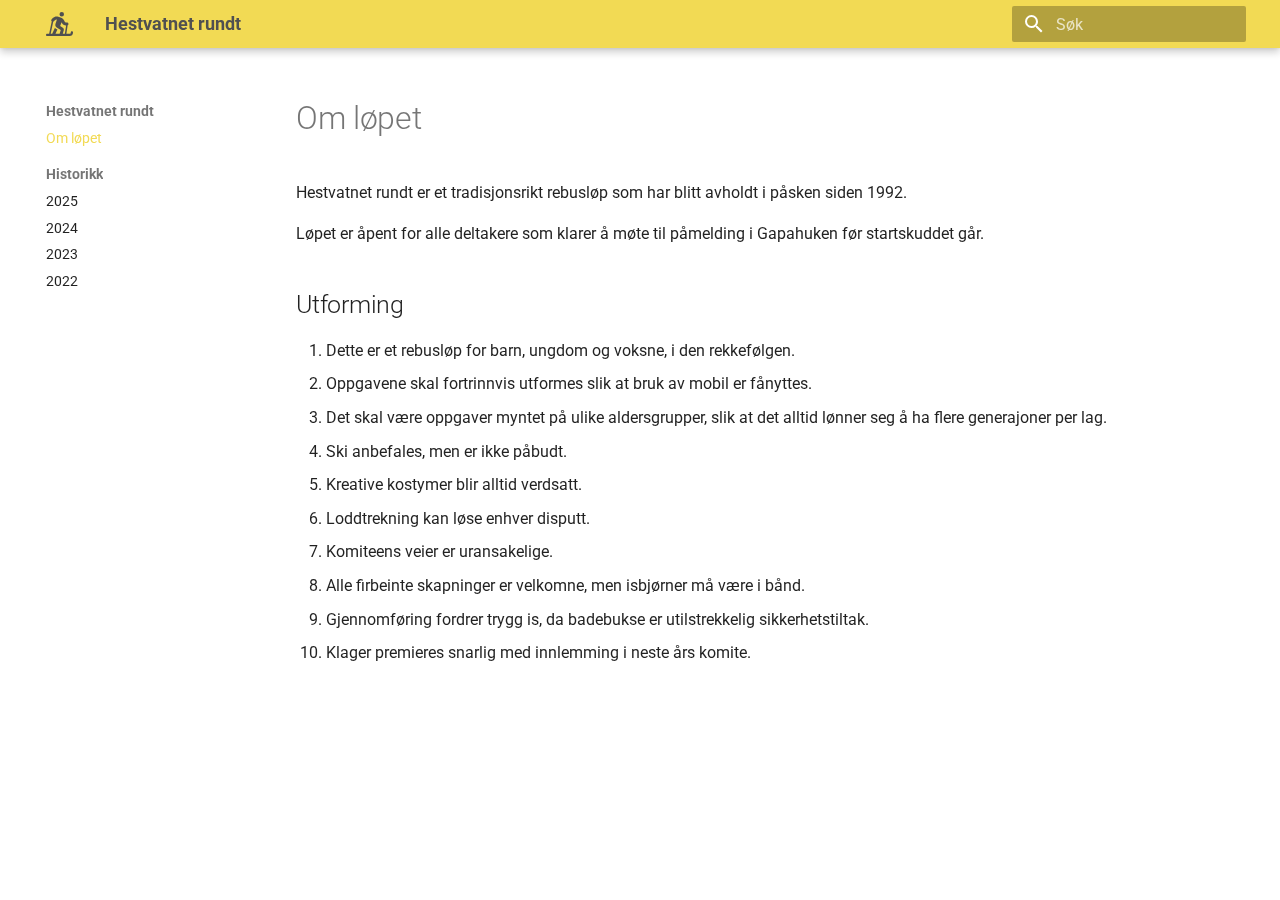
<file: index.html>
<!doctype html>
<html lang="nb" class="no-js">
  <head>
    
      <meta charset="utf-8">
      <meta name="viewport" content="width=device-width,initial-scale=1">
      
      
      
        <link rel="canonical" href="https://hestvatnet-rundt.no/">
      
      
      
        <link rel="next" href="2025/">
      
      
      <link rel="icon" href="assets/images/favicon.png">
      <meta name="generator" content="mkdocs-1.6.1, mkdocs-material-9.6.12">
    
    
      
        <title>Hestvatnet rundt</title>
      
    
    
      <link rel="stylesheet" href="assets/stylesheets/main.2afb09e1.min.css">
      
        
        <link rel="stylesheet" href="assets/stylesheets/palette.06af60db.min.css">
      
      


    
    
      
    
    
      
        
        
        <link rel="preconnect" href="https://fonts.gstatic.com" crossorigin>
        <link rel="stylesheet" href="https://fonts.googleapis.com/css?family=Roboto:300,300i,400,400i,700,700i%7CRoboto+Mono:400,400i,700,700i&display=fallback">
        <style>:root{--md-text-font:"Roboto";--md-code-font:"Roboto Mono"}</style>
      
    
    
      <link rel="stylesheet" href="stylesheets/extra.css">
    
    <script>__md_scope=new URL(".",location),__md_hash=e=>[...e].reduce(((e,_)=>(e<<5)-e+_.charCodeAt(0)),0),__md_get=(e,_=localStorage,t=__md_scope)=>JSON.parse(_.getItem(t.pathname+"."+e)),__md_set=(e,_,t=localStorage,a=__md_scope)=>{try{t.setItem(a.pathname+"."+e,JSON.stringify(_))}catch(e){}}</script>
    
      

    
    
    
  </head>
  
  
    
    
    
    
    
    <body dir="ltr" data-md-color-scheme="default" data-md-color-primary="custom" data-md-color-accent="amber">
  
    
    <input class="md-toggle" data-md-toggle="drawer" type="checkbox" id="__drawer" autocomplete="off">
    <input class="md-toggle" data-md-toggle="search" type="checkbox" id="__search" autocomplete="off">
    <label class="md-overlay" for="__drawer"></label>
    <div data-md-component="skip">
      
        
        <a href="#om-lpet" class="md-skip">
          Gå til innhold
        </a>
      
    </div>
    <div data-md-component="announce">
      
    </div>
    
    
      

  

<header class="md-header md-header--shadow" data-md-component="header">
  <nav class="md-header__inner md-grid" aria-label="Header">
    <a href="." title="Hestvatnet rundt" class="md-header__button md-logo" aria-label="Hestvatnet rundt" data-md-component="logo">
      
  
  <svg xmlns="http://www.w3.org/2000/svg" viewBox="0 0 576 512"><!--! Font Awesome Free 6.7.2 by @fontawesome - https://fontawesome.com License - https://fontawesome.com/license/free (Icons: CC BY 4.0, Fonts: SIL OFL 1.1, Code: MIT License) Copyright 2024 Fonticons, Inc.--><path d="M336 96a48 48 0 1 0 0-96 48 48 0 1 0 0 96m-108.8 64c1.9 0 3.8.1 5.6.3L201.6 254c-9.3 28 1.7 58.8 26.8 74.5l86.2 53.9-23.3 81.6h-88.5l41.1-88.1-32.4-20.3c-7.8-4.9-14.7-10.7-20.6-17.3L132.2 464H99.8L154 206.4c4.6-1.5 9-4.1 12.7-7.8l23.1-23.1c9.9-9.9 23.4-15.5 37.5-15.5zm-105.8 38.6c.4.4.8.8 1.3 1.2L67 464H24c-13.3 0-24 10.7-24 24s10.7 24 24 24h480c39.8 0 72-32.2 72-72v-8c0-13.3-10.7-24-24-24s-24 10.7-24 24v8c0 13.3-10.7 24-24 24h-69.4l27.6-179.3c10.5-5.2 17.8-16.1 17.8-28.7 0-17.7-14.3-32-32-32h-21.3c-12.9 0-24.6-7.8-29.5-19.7l-6.3-15c-14.6-35.1-44.1-61.9-80.5-73.1l-48.7-15C250.6 97.8 239 96 227.3 96c-31 0-60.8 12.3-82.7 34.3l-23.1 23.1c-12.5 12.5-12.5 32.8 0 45.3zm308 89.4-27.1 176h-44.4l21.6-75.6c5.9-20.6-2.6-42.6-20.7-53.9L302 299l30.9-82.4 5.1 12.3c15 35.8 49.9 59.1 88.7 59.1z"/></svg>

    </a>
    <label class="md-header__button md-icon" for="__drawer">
      
      <svg xmlns="http://www.w3.org/2000/svg" viewBox="0 0 24 24"><path d="M3 6h18v2H3zm0 5h18v2H3zm0 5h18v2H3z"/></svg>
    </label>
    <div class="md-header__title" data-md-component="header-title">
      <div class="md-header__ellipsis">
        <div class="md-header__topic">
          <span class="md-ellipsis">
            Hestvatnet rundt
          </span>
        </div>
        <div class="md-header__topic" data-md-component="header-topic">
          <span class="md-ellipsis">
            
              Om løpet
            
          </span>
        </div>
      </div>
    </div>
    
      
    
    
    
    
      
      
        <label class="md-header__button md-icon" for="__search">
          
          <svg xmlns="http://www.w3.org/2000/svg" viewBox="0 0 24 24"><path d="M9.5 3A6.5 6.5 0 0 1 16 9.5c0 1.61-.59 3.09-1.56 4.23l.27.27h.79l5 5-1.5 1.5-5-5v-.79l-.27-.27A6.52 6.52 0 0 1 9.5 16 6.5 6.5 0 0 1 3 9.5 6.5 6.5 0 0 1 9.5 3m0 2C7 5 5 7 5 9.5S7 14 9.5 14 14 12 14 9.5 12 5 9.5 5"/></svg>
        </label>
        <div class="md-search" data-md-component="search" role="dialog">
  <label class="md-search__overlay" for="__search"></label>
  <div class="md-search__inner" role="search">
    <form class="md-search__form" name="search">
      <input type="text" class="md-search__input" name="query" aria-label="Søk" placeholder="Søk" autocapitalize="off" autocorrect="off" autocomplete="off" spellcheck="false" data-md-component="search-query" required>
      <label class="md-search__icon md-icon" for="__search">
        
        <svg xmlns="http://www.w3.org/2000/svg" viewBox="0 0 24 24"><path d="M9.5 3A6.5 6.5 0 0 1 16 9.5c0 1.61-.59 3.09-1.56 4.23l.27.27h.79l5 5-1.5 1.5-5-5v-.79l-.27-.27A6.52 6.52 0 0 1 9.5 16 6.5 6.5 0 0 1 3 9.5 6.5 6.5 0 0 1 9.5 3m0 2C7 5 5 7 5 9.5S7 14 9.5 14 14 12 14 9.5 12 5 9.5 5"/></svg>
        
        <svg xmlns="http://www.w3.org/2000/svg" viewBox="0 0 24 24"><path d="M20 11v2H8l5.5 5.5-1.42 1.42L4.16 12l7.92-7.92L13.5 5.5 8 11z"/></svg>
      </label>
      <nav class="md-search__options" aria-label="Søk">
        
        <button type="reset" class="md-search__icon md-icon" title="Nullstill" aria-label="Nullstill" tabindex="-1">
          
          <svg xmlns="http://www.w3.org/2000/svg" viewBox="0 0 24 24"><path d="M19 6.41 17.59 5 12 10.59 6.41 5 5 6.41 10.59 12 5 17.59 6.41 19 12 13.41 17.59 19 19 17.59 13.41 12z"/></svg>
        </button>
      </nav>
      
    </form>
    <div class="md-search__output">
      <div class="md-search__scrollwrap" tabindex="0" data-md-scrollfix>
        <div class="md-search-result" data-md-component="search-result">
          <div class="md-search-result__meta">
            Starter søk
          </div>
          <ol class="md-search-result__list" role="presentation"></ol>
        </div>
      </div>
    </div>
  </div>
</div>
      
    
    
  </nav>
  
</header>
    
    <div class="md-container" data-md-component="container">
      
      
        
          
        
      
      <main class="md-main" data-md-component="main">
        <div class="md-main__inner md-grid">
          
            
              
                
              
              <div class="md-sidebar md-sidebar--primary" data-md-component="sidebar" data-md-type="navigation" >
                <div class="md-sidebar__scrollwrap">
                  <div class="md-sidebar__inner">
                    



<nav class="md-nav md-nav--primary" aria-label="Navigasjon" data-md-level="0">
  <label class="md-nav__title" for="__drawer">
    <a href="." title="Hestvatnet rundt" class="md-nav__button md-logo" aria-label="Hestvatnet rundt" data-md-component="logo">
      
  
  <svg xmlns="http://www.w3.org/2000/svg" viewBox="0 0 576 512"><!--! Font Awesome Free 6.7.2 by @fontawesome - https://fontawesome.com License - https://fontawesome.com/license/free (Icons: CC BY 4.0, Fonts: SIL OFL 1.1, Code: MIT License) Copyright 2024 Fonticons, Inc.--><path d="M336 96a48 48 0 1 0 0-96 48 48 0 1 0 0 96m-108.8 64c1.9 0 3.8.1 5.6.3L201.6 254c-9.3 28 1.7 58.8 26.8 74.5l86.2 53.9-23.3 81.6h-88.5l41.1-88.1-32.4-20.3c-7.8-4.9-14.7-10.7-20.6-17.3L132.2 464H99.8L154 206.4c4.6-1.5 9-4.1 12.7-7.8l23.1-23.1c9.9-9.9 23.4-15.5 37.5-15.5zm-105.8 38.6c.4.4.8.8 1.3 1.2L67 464H24c-13.3 0-24 10.7-24 24s10.7 24 24 24h480c39.8 0 72-32.2 72-72v-8c0-13.3-10.7-24-24-24s-24 10.7-24 24v8c0 13.3-10.7 24-24 24h-69.4l27.6-179.3c10.5-5.2 17.8-16.1 17.8-28.7 0-17.7-14.3-32-32-32h-21.3c-12.9 0-24.6-7.8-29.5-19.7l-6.3-15c-14.6-35.1-44.1-61.9-80.5-73.1l-48.7-15C250.6 97.8 239 96 227.3 96c-31 0-60.8 12.3-82.7 34.3l-23.1 23.1c-12.5 12.5-12.5 32.8 0 45.3zm308 89.4-27.1 176h-44.4l21.6-75.6c5.9-20.6-2.6-42.6-20.7-53.9L302 299l30.9-82.4 5.1 12.3c15 35.8 49.9 59.1 88.7 59.1z"/></svg>

    </a>
    Hestvatnet rundt
  </label>
  
  <ul class="md-nav__list" data-md-scrollfix>
    
      
      
  
  
    
  
  
  
    <li class="md-nav__item md-nav__item--active">
      
      <input class="md-nav__toggle md-toggle" type="checkbox" id="__toc">
      
      
        
      
      
        <label class="md-nav__link md-nav__link--active" for="__toc">
          
  
  
  <span class="md-ellipsis">
    Om løpet
    
  </span>
  

          <span class="md-nav__icon md-icon"></span>
        </label>
      
      <a href="." class="md-nav__link md-nav__link--active">
        
  
  
  <span class="md-ellipsis">
    Om løpet
    
  </span>
  

      </a>
      
        

<nav class="md-nav md-nav--secondary" aria-label="Innholdsliste">
  
  
  
    
  
  
    <label class="md-nav__title" for="__toc">
      <span class="md-nav__icon md-icon"></span>
      Innholdsliste
    </label>
    <ul class="md-nav__list" data-md-component="toc" data-md-scrollfix>
      
        <li class="md-nav__item">
  <a href="#utforming" class="md-nav__link">
    <span class="md-ellipsis">
      Utforming
    </span>
  </a>
  
</li>
      
    </ul>
  
</nav>
      
    </li>
  

    
      
      
  
  
  
  
    
    
    
    
      
        
        
      
    
    
    <li class="md-nav__item md-nav__item--section md-nav__item--nested">
      
        
        
          
        
        <input class="md-nav__toggle md-toggle md-toggle--indeterminate" type="checkbox" id="__nav_2" >
        
          
          <label class="md-nav__link" for="__nav_2" id="__nav_2_label" tabindex="">
            
  
  
  <span class="md-ellipsis">
    Historikk
    
  </span>
  

            <span class="md-nav__icon md-icon"></span>
          </label>
        
        <nav class="md-nav" data-md-level="1" aria-labelledby="__nav_2_label" aria-expanded="false">
          <label class="md-nav__title" for="__nav_2">
            <span class="md-nav__icon md-icon"></span>
            Historikk
          </label>
          <ul class="md-nav__list" data-md-scrollfix>
            
              
                
  
  
  
  
    <li class="md-nav__item">
      <a href="2025/" class="md-nav__link">
        
  
  
  <span class="md-ellipsis">
    2025
    
  </span>
  

      </a>
    </li>
  

              
            
              
                
  
  
  
  
    <li class="md-nav__item">
      <a href="2024/" class="md-nav__link">
        
  
  
  <span class="md-ellipsis">
    2024
    
  </span>
  

      </a>
    </li>
  

              
            
              
                
  
  
  
  
    <li class="md-nav__item">
      <a href="2023/" class="md-nav__link">
        
  
  
  <span class="md-ellipsis">
    2023
    
  </span>
  

      </a>
    </li>
  

              
            
              
                
  
  
  
  
    <li class="md-nav__item">
      <a href="2022/" class="md-nav__link">
        
  
  
  <span class="md-ellipsis">
    2022
    
  </span>
  

      </a>
    </li>
  

              
            
          </ul>
        </nav>
      
    </li>
  

    
  </ul>
</nav>
                  </div>
                </div>
              </div>
            
            
              
                
              
              <div class="md-sidebar md-sidebar--secondary" data-md-component="sidebar" data-md-type="toc" hidden>
                <div class="md-sidebar__scrollwrap">
                  <div class="md-sidebar__inner">
                    

<nav class="md-nav md-nav--secondary" aria-label="Innholdsliste">
  
  
  
    
  
  
    <label class="md-nav__title" for="__toc">
      <span class="md-nav__icon md-icon"></span>
      Innholdsliste
    </label>
    <ul class="md-nav__list" data-md-component="toc" data-md-scrollfix>
      
        <li class="md-nav__item">
  <a href="#utforming" class="md-nav__link">
    <span class="md-ellipsis">
      Utforming
    </span>
  </a>
  
</li>
      
    </ul>
  
</nav>
                  </div>
                </div>
              </div>
            
          
          
            <div class="md-content" data-md-component="content">
              <article class="md-content__inner md-typeset">
                
                  
  




<h1 id="om-lpet">Om løpet</h1>
<p>Hestvatnet rundt er et tradisjonsrikt rebusløp som har blitt avholdt i påsken
siden 1992.</p>
<p>Løpet er åpent for alle deltakere som klarer å møte til påmelding i Gapahuken før
startskuddet går.</p>
<h2 id="utforming">Utforming</h2>
<ol>
<li>Dette er et rebusløp for barn, ungdom og voksne, i den rekkefølgen.</li>
<li>Oppgavene skal fortrinnvis utformes slik at bruk av mobil er fånyttes.</li>
<li>Det skal være oppgaver myntet på ulike aldersgrupper, slik at det alltid lønner seg å
   ha flere generajoner per lag.</li>
<li>Ski anbefales, men er ikke påbudt.</li>
<li>Kreative kostymer blir alltid verdsatt.</li>
<li>Loddtrekning kan løse enhver disputt.</li>
<li>Komiteens veier er uransakelige.</li>
<li>Alle firbeinte skapninger er velkomne, men isbjørner må være i bånd.</li>
<li>Gjennomføring fordrer trygg is, da badebukse er utilstrekkelig sikkerhetstiltak.</li>
<li>Klager premieres snarlig med innlemming i neste års komite.</li>
</ol>







  
  




  



                
              </article>
            </div>
          
          
<script>var target=document.getElementById(location.hash.slice(1));target&&target.name&&(target.checked=target.name.startsWith("__tabbed_"))</script>
        </div>
        
      </main>
      
        <footer class="md-footer">
  
  <div class="md-footer-meta md-typeset">
    <div class="md-footer-meta__inner md-grid">
      <div class="md-copyright">
  
    <div class="md-copyright__highlight">
      Copyright &copy; 2025 Furusjøen-Hestvatnet Løypeforening
    </div>
  
  
    Made with
    <a href="https://squidfunk.github.io/mkdocs-material/" target="_blank" rel="noopener">
      Material for MkDocs
    </a>
  
</div>
      
        <div class="md-social">
  
    
    
    
    
      
      
    
    <a href="https://github.com/kriberg/hestvatnet-rundt" target="_blank" rel="noopener" title="github.com" class="md-social__link">
      <svg xmlns="http://www.w3.org/2000/svg" viewBox="0 0 496 512"><!--! Font Awesome Free 6.7.2 by @fontawesome - https://fontawesome.com License - https://fontawesome.com/license/free (Icons: CC BY 4.0, Fonts: SIL OFL 1.1, Code: MIT License) Copyright 2024 Fonticons, Inc.--><path d="M165.9 397.4c0 2-2.3 3.6-5.2 3.6-3.3.3-5.6-1.3-5.6-3.6 0-2 2.3-3.6 5.2-3.6 3-.3 5.6 1.3 5.6 3.6m-31.1-4.5c-.7 2 1.3 4.3 4.3 4.9 2.6 1 5.6 0 6.2-2s-1.3-4.3-4.3-5.2c-2.6-.7-5.5.3-6.2 2.3m44.2-1.7c-2.9.7-4.9 2.6-4.6 4.9.3 2 2.9 3.3 5.9 2.6 2.9-.7 4.9-2.6 4.6-4.6-.3-1.9-3-3.2-5.9-2.9M244.8 8C106.1 8 0 113.3 0 252c0 110.9 69.8 205.8 169.5 239.2 12.8 2.3 17.3-5.6 17.3-12.1 0-6.2-.3-40.4-.3-61.4 0 0-70 15-84.7-29.8 0 0-11.4-29.1-27.8-36.6 0 0-22.9-15.7 1.6-15.4 0 0 24.9 2 38.6 25.8 21.9 38.6 58.6 27.5 72.9 20.9 2.3-16 8.8-27.1 16-33.7-55.9-6.2-112.3-14.3-112.3-110.5 0-27.5 7.6-41.3 23.6-58.9-2.6-6.5-11.1-33.3 2.6-67.9 20.9-6.5 69 27 69 27 20-5.6 41.5-8.5 62.8-8.5s42.8 2.9 62.8 8.5c0 0 48.1-33.6 69-27 13.7 34.7 5.2 61.4 2.6 67.9 16 17.7 25.8 31.5 25.8 58.9 0 96.5-58.9 104.2-114.8 110.5 9.2 7.9 17 22.9 17 46.4 0 33.7-.3 75.4-.3 83.6 0 6.5 4.6 14.4 17.3 12.1C428.2 457.8 496 362.9 496 252 496 113.3 383.5 8 244.8 8M97.2 352.9c-1.3 1-1 3.3.7 5.2 1.6 1.6 3.9 2.3 5.2 1 1.3-1 1-3.3-.7-5.2-1.6-1.6-3.9-2.3-5.2-1m-10.8-8.1c-.7 1.3.3 2.9 2.3 3.9 1.6 1 3.6.7 4.3-.7.7-1.3-.3-2.9-2.3-3.9-2-.6-3.6-.3-4.3.7m32.4 35.6c-1.6 1.3-1 4.3 1.3 6.2 2.3 2.3 5.2 2.6 6.5 1 1.3-1.3.7-4.3-1.3-6.2-2.2-2.3-5.2-2.6-6.5-1m-11.4-14.7c-1.6 1-1.6 3.6 0 5.9s4.3 3.3 5.6 2.3c1.6-1.3 1.6-3.9 0-6.2-1.4-2.3-4-3.3-5.6-2"/></svg>
    </a>
  
</div>
      
    </div>
  </div>
</footer>
      
    </div>
    <div class="md-dialog" data-md-component="dialog">
      <div class="md-dialog__inner md-typeset"></div>
    </div>
    
    
    
      
      <script id="__config" type="application/json">{"base": ".", "features": ["navigation.instant", "navigation.expand", "navigation.sections"], "search": "assets/javascripts/workers/search.f8cc74c7.min.js", "tags": null, "translations": {"clipboard.copied": "Kopiert til utklippstavlen", "clipboard.copy": "Kopier til utklippstavlen", "search.result.more.one": "1 til p\u00e5 denne siden", "search.result.more.other": "# flere p\u00e5 denne siden", "search.result.none": "Ingen treff", "search.result.one": "1 treff", "search.result.other": "# treff", "search.result.placeholder": "Skriv s\u00f8keord", "search.result.term.missing": "Mangler", "select.version": "Velg versjon"}, "version": null}</script>
    
    
      <script src="assets/javascripts/bundle.c8b220af.min.js"></script>
      
    
  </body>
</html>
</file>
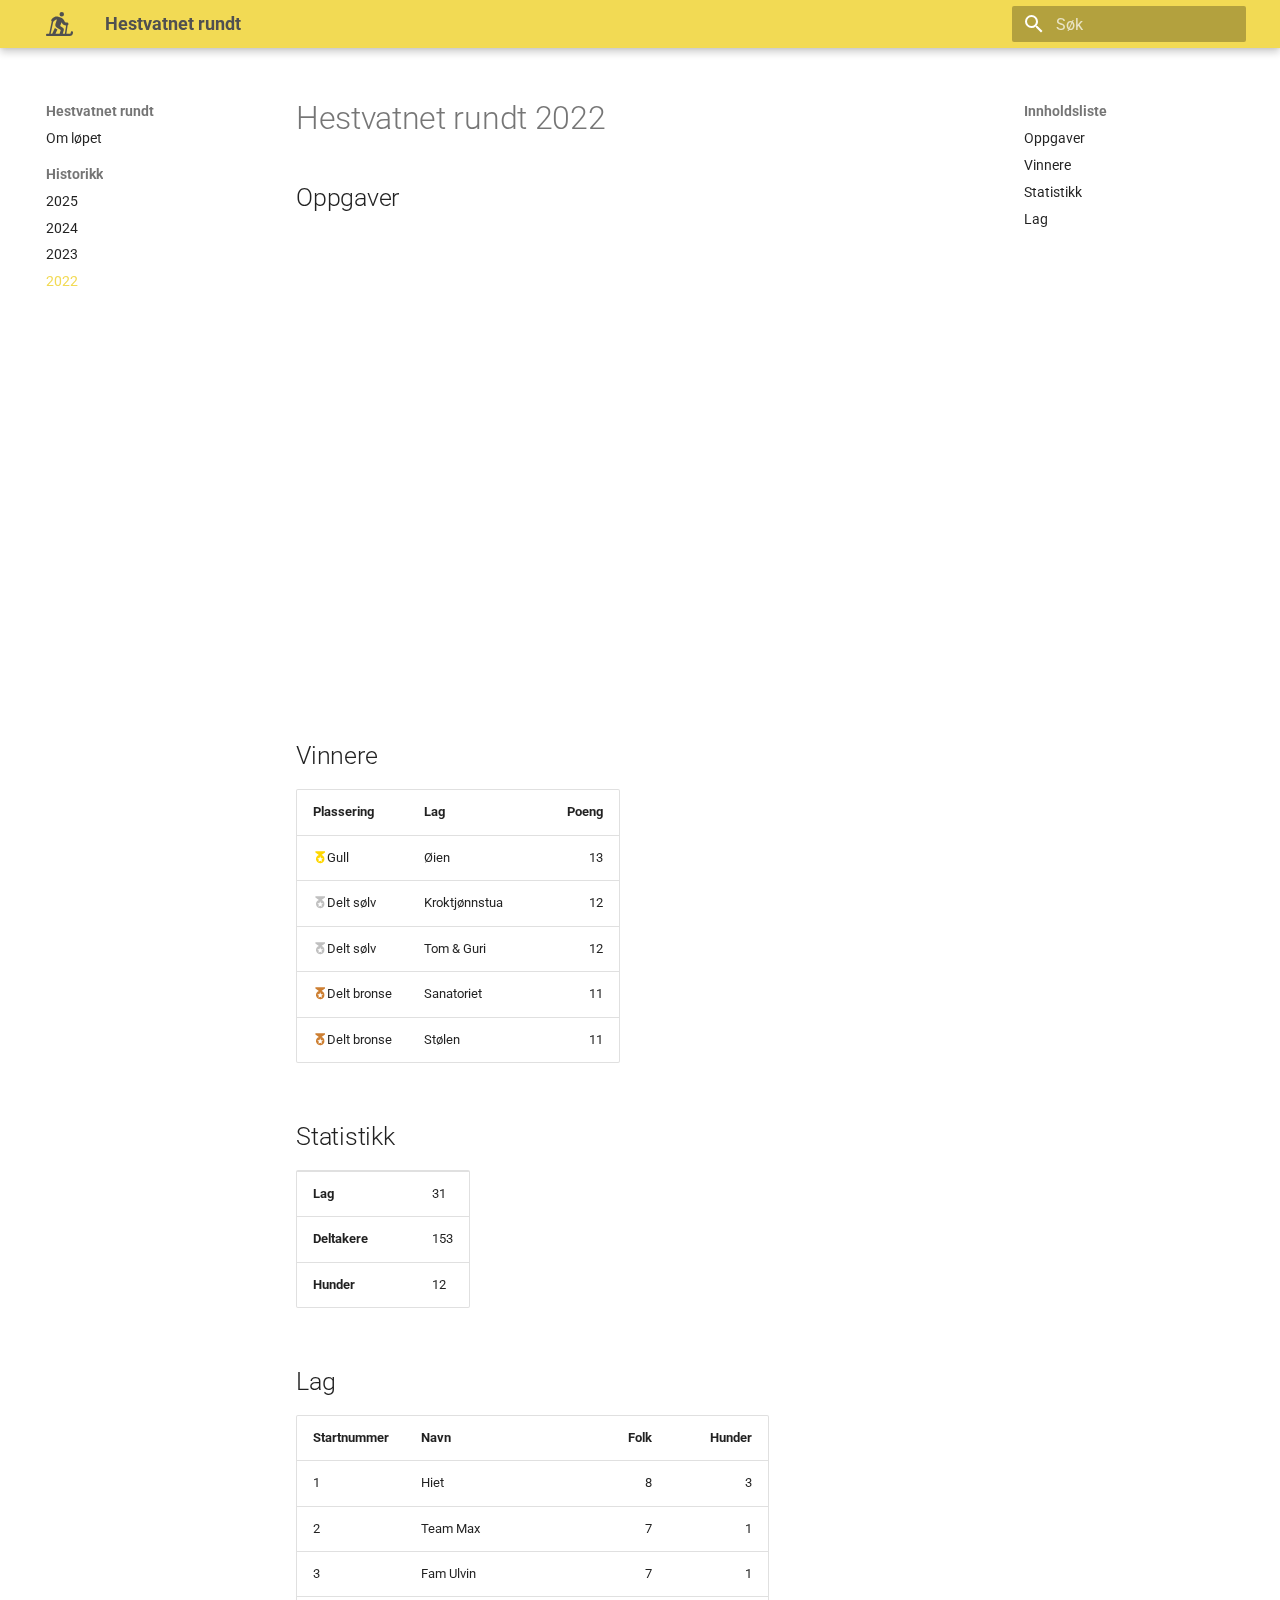
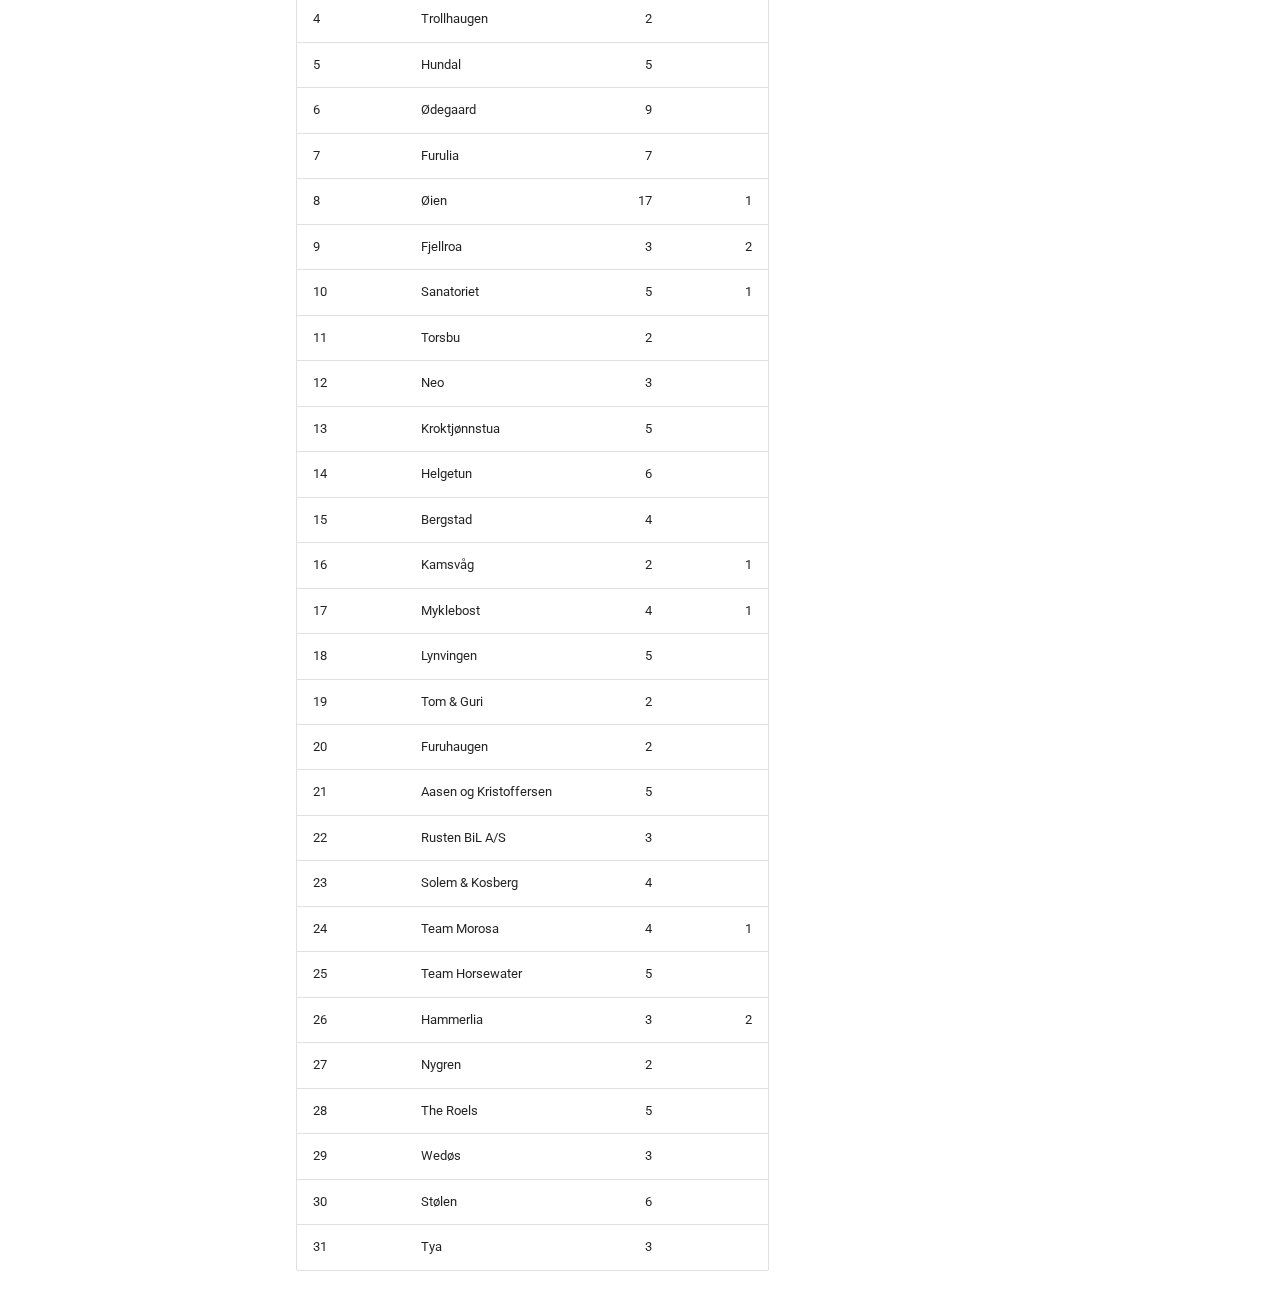
<file: 2022/index.html>
<!doctype html>
<html lang="nb" class="no-js">
  <head>
    
      <meta charset="utf-8">
      <meta name="viewport" content="width=device-width,initial-scale=1">
      
      
      
        <link rel="canonical" href="https://hestvatnet-rundt.no/2022/">
      
      
        <link rel="prev" href="../2023/">
      
      
      
      <link rel="icon" href="../assets/images/favicon.png">
      <meta name="generator" content="mkdocs-1.6.1, mkdocs-material-9.6.12">
    
    
      
        <title>2022 - Hestvatnet rundt</title>
      
    
    
      <link rel="stylesheet" href="../assets/stylesheets/main.2afb09e1.min.css">
      
        
        <link rel="stylesheet" href="../assets/stylesheets/palette.06af60db.min.css">
      
      


    
    
      
    
    
      
        
        
        <link rel="preconnect" href="https://fonts.gstatic.com" crossorigin>
        <link rel="stylesheet" href="https://fonts.googleapis.com/css?family=Roboto:300,300i,400,400i,700,700i%7CRoboto+Mono:400,400i,700,700i&display=fallback">
        <style>:root{--md-text-font:"Roboto";--md-code-font:"Roboto Mono"}</style>
      
    
    
      <link rel="stylesheet" href="../stylesheets/extra.css">
    
    <script>__md_scope=new URL("..",location),__md_hash=e=>[...e].reduce(((e,_)=>(e<<5)-e+_.charCodeAt(0)),0),__md_get=(e,_=localStorage,t=__md_scope)=>JSON.parse(_.getItem(t.pathname+"."+e)),__md_set=(e,_,t=localStorage,a=__md_scope)=>{try{t.setItem(a.pathname+"."+e,JSON.stringify(_))}catch(e){}}</script>
    
      

    
    
    
  </head>
  
  
    
    
    
    
    
    <body dir="ltr" data-md-color-scheme="default" data-md-color-primary="custom" data-md-color-accent="amber">
  
    
    <input class="md-toggle" data-md-toggle="drawer" type="checkbox" id="__drawer" autocomplete="off">
    <input class="md-toggle" data-md-toggle="search" type="checkbox" id="__search" autocomplete="off">
    <label class="md-overlay" for="__drawer"></label>
    <div data-md-component="skip">
      
        
        <a href="#hestvatnet-rundt-2022" class="md-skip">
          Gå til innhold
        </a>
      
    </div>
    <div data-md-component="announce">
      
    </div>
    
    
      

  

<header class="md-header md-header--shadow" data-md-component="header">
  <nav class="md-header__inner md-grid" aria-label="Header">
    <a href=".." title="Hestvatnet rundt" class="md-header__button md-logo" aria-label="Hestvatnet rundt" data-md-component="logo">
      
  
  <svg xmlns="http://www.w3.org/2000/svg" viewBox="0 0 576 512"><!--! Font Awesome Free 6.7.2 by @fontawesome - https://fontawesome.com License - https://fontawesome.com/license/free (Icons: CC BY 4.0, Fonts: SIL OFL 1.1, Code: MIT License) Copyright 2024 Fonticons, Inc.--><path d="M336 96a48 48 0 1 0 0-96 48 48 0 1 0 0 96m-108.8 64c1.9 0 3.8.1 5.6.3L201.6 254c-9.3 28 1.7 58.8 26.8 74.5l86.2 53.9-23.3 81.6h-88.5l41.1-88.1-32.4-20.3c-7.8-4.9-14.7-10.7-20.6-17.3L132.2 464H99.8L154 206.4c4.6-1.5 9-4.1 12.7-7.8l23.1-23.1c9.9-9.9 23.4-15.5 37.5-15.5zm-105.8 38.6c.4.4.8.8 1.3 1.2L67 464H24c-13.3 0-24 10.7-24 24s10.7 24 24 24h480c39.8 0 72-32.2 72-72v-8c0-13.3-10.7-24-24-24s-24 10.7-24 24v8c0 13.3-10.7 24-24 24h-69.4l27.6-179.3c10.5-5.2 17.8-16.1 17.8-28.7 0-17.7-14.3-32-32-32h-21.3c-12.9 0-24.6-7.8-29.5-19.7l-6.3-15c-14.6-35.1-44.1-61.9-80.5-73.1l-48.7-15C250.6 97.8 239 96 227.3 96c-31 0-60.8 12.3-82.7 34.3l-23.1 23.1c-12.5 12.5-12.5 32.8 0 45.3zm308 89.4-27.1 176h-44.4l21.6-75.6c5.9-20.6-2.6-42.6-20.7-53.9L302 299l30.9-82.4 5.1 12.3c15 35.8 49.9 59.1 88.7 59.1z"/></svg>

    </a>
    <label class="md-header__button md-icon" for="__drawer">
      
      <svg xmlns="http://www.w3.org/2000/svg" viewBox="0 0 24 24"><path d="M3 6h18v2H3zm0 5h18v2H3zm0 5h18v2H3z"/></svg>
    </label>
    <div class="md-header__title" data-md-component="header-title">
      <div class="md-header__ellipsis">
        <div class="md-header__topic">
          <span class="md-ellipsis">
            Hestvatnet rundt
          </span>
        </div>
        <div class="md-header__topic" data-md-component="header-topic">
          <span class="md-ellipsis">
            
              2022
            
          </span>
        </div>
      </div>
    </div>
    
      
    
    
    
    
      
      
        <label class="md-header__button md-icon" for="__search">
          
          <svg xmlns="http://www.w3.org/2000/svg" viewBox="0 0 24 24"><path d="M9.5 3A6.5 6.5 0 0 1 16 9.5c0 1.61-.59 3.09-1.56 4.23l.27.27h.79l5 5-1.5 1.5-5-5v-.79l-.27-.27A6.52 6.52 0 0 1 9.5 16 6.5 6.5 0 0 1 3 9.5 6.5 6.5 0 0 1 9.5 3m0 2C7 5 5 7 5 9.5S7 14 9.5 14 14 12 14 9.5 12 5 9.5 5"/></svg>
        </label>
        <div class="md-search" data-md-component="search" role="dialog">
  <label class="md-search__overlay" for="__search"></label>
  <div class="md-search__inner" role="search">
    <form class="md-search__form" name="search">
      <input type="text" class="md-search__input" name="query" aria-label="Søk" placeholder="Søk" autocapitalize="off" autocorrect="off" autocomplete="off" spellcheck="false" data-md-component="search-query" required>
      <label class="md-search__icon md-icon" for="__search">
        
        <svg xmlns="http://www.w3.org/2000/svg" viewBox="0 0 24 24"><path d="M9.5 3A6.5 6.5 0 0 1 16 9.5c0 1.61-.59 3.09-1.56 4.23l.27.27h.79l5 5-1.5 1.5-5-5v-.79l-.27-.27A6.52 6.52 0 0 1 9.5 16 6.5 6.5 0 0 1 3 9.5 6.5 6.5 0 0 1 9.5 3m0 2C7 5 5 7 5 9.5S7 14 9.5 14 14 12 14 9.5 12 5 9.5 5"/></svg>
        
        <svg xmlns="http://www.w3.org/2000/svg" viewBox="0 0 24 24"><path d="M20 11v2H8l5.5 5.5-1.42 1.42L4.16 12l7.92-7.92L13.5 5.5 8 11z"/></svg>
      </label>
      <nav class="md-search__options" aria-label="Søk">
        
        <button type="reset" class="md-search__icon md-icon" title="Nullstill" aria-label="Nullstill" tabindex="-1">
          
          <svg xmlns="http://www.w3.org/2000/svg" viewBox="0 0 24 24"><path d="M19 6.41 17.59 5 12 10.59 6.41 5 5 6.41 10.59 12 5 17.59 6.41 19 12 13.41 17.59 19 19 17.59 13.41 12z"/></svg>
        </button>
      </nav>
      
    </form>
    <div class="md-search__output">
      <div class="md-search__scrollwrap" tabindex="0" data-md-scrollfix>
        <div class="md-search-result" data-md-component="search-result">
          <div class="md-search-result__meta">
            Starter søk
          </div>
          <ol class="md-search-result__list" role="presentation"></ol>
        </div>
      </div>
    </div>
  </div>
</div>
      
    
    
  </nav>
  
</header>
    
    <div class="md-container" data-md-component="container">
      
      
        
          
        
      
      <main class="md-main" data-md-component="main">
        <div class="md-main__inner md-grid">
          
            
              
              <div class="md-sidebar md-sidebar--primary" data-md-component="sidebar" data-md-type="navigation" >
                <div class="md-sidebar__scrollwrap">
                  <div class="md-sidebar__inner">
                    



<nav class="md-nav md-nav--primary" aria-label="Navigasjon" data-md-level="0">
  <label class="md-nav__title" for="__drawer">
    <a href=".." title="Hestvatnet rundt" class="md-nav__button md-logo" aria-label="Hestvatnet rundt" data-md-component="logo">
      
  
  <svg xmlns="http://www.w3.org/2000/svg" viewBox="0 0 576 512"><!--! Font Awesome Free 6.7.2 by @fontawesome - https://fontawesome.com License - https://fontawesome.com/license/free (Icons: CC BY 4.0, Fonts: SIL OFL 1.1, Code: MIT License) Copyright 2024 Fonticons, Inc.--><path d="M336 96a48 48 0 1 0 0-96 48 48 0 1 0 0 96m-108.8 64c1.9 0 3.8.1 5.6.3L201.6 254c-9.3 28 1.7 58.8 26.8 74.5l86.2 53.9-23.3 81.6h-88.5l41.1-88.1-32.4-20.3c-7.8-4.9-14.7-10.7-20.6-17.3L132.2 464H99.8L154 206.4c4.6-1.5 9-4.1 12.7-7.8l23.1-23.1c9.9-9.9 23.4-15.5 37.5-15.5zm-105.8 38.6c.4.4.8.8 1.3 1.2L67 464H24c-13.3 0-24 10.7-24 24s10.7 24 24 24h480c39.8 0 72-32.2 72-72v-8c0-13.3-10.7-24-24-24s-24 10.7-24 24v8c0 13.3-10.7 24-24 24h-69.4l27.6-179.3c10.5-5.2 17.8-16.1 17.8-28.7 0-17.7-14.3-32-32-32h-21.3c-12.9 0-24.6-7.8-29.5-19.7l-6.3-15c-14.6-35.1-44.1-61.9-80.5-73.1l-48.7-15C250.6 97.8 239 96 227.3 96c-31 0-60.8 12.3-82.7 34.3l-23.1 23.1c-12.5 12.5-12.5 32.8 0 45.3zm308 89.4-27.1 176h-44.4l21.6-75.6c5.9-20.6-2.6-42.6-20.7-53.9L302 299l30.9-82.4 5.1 12.3c15 35.8 49.9 59.1 88.7 59.1z"/></svg>

    </a>
    Hestvatnet rundt
  </label>
  
  <ul class="md-nav__list" data-md-scrollfix>
    
      
      
  
  
  
  
    <li class="md-nav__item">
      <a href=".." class="md-nav__link">
        
  
  
  <span class="md-ellipsis">
    Om løpet
    
  </span>
  

      </a>
    </li>
  

    
      
      
  
  
    
  
  
  
    
    
    
    
      
        
        
      
    
    
    <li class="md-nav__item md-nav__item--active md-nav__item--section md-nav__item--nested">
      
        
        
        <input class="md-nav__toggle md-toggle " type="checkbox" id="__nav_2" checked>
        
          
          <label class="md-nav__link" for="__nav_2" id="__nav_2_label" tabindex="">
            
  
  
  <span class="md-ellipsis">
    Historikk
    
  </span>
  

            <span class="md-nav__icon md-icon"></span>
          </label>
        
        <nav class="md-nav" data-md-level="1" aria-labelledby="__nav_2_label" aria-expanded="true">
          <label class="md-nav__title" for="__nav_2">
            <span class="md-nav__icon md-icon"></span>
            Historikk
          </label>
          <ul class="md-nav__list" data-md-scrollfix>
            
              
                
  
  
  
  
    <li class="md-nav__item">
      <a href="../2025/" class="md-nav__link">
        
  
  
  <span class="md-ellipsis">
    2025
    
  </span>
  

      </a>
    </li>
  

              
            
              
                
  
  
  
  
    <li class="md-nav__item">
      <a href="../2024/" class="md-nav__link">
        
  
  
  <span class="md-ellipsis">
    2024
    
  </span>
  

      </a>
    </li>
  

              
            
              
                
  
  
  
  
    <li class="md-nav__item">
      <a href="../2023/" class="md-nav__link">
        
  
  
  <span class="md-ellipsis">
    2023
    
  </span>
  

      </a>
    </li>
  

              
            
              
                
  
  
    
  
  
  
    <li class="md-nav__item md-nav__item--active">
      
      <input class="md-nav__toggle md-toggle" type="checkbox" id="__toc">
      
      
        
      
      
        <label class="md-nav__link md-nav__link--active" for="__toc">
          
  
  
  <span class="md-ellipsis">
    2022
    
  </span>
  

          <span class="md-nav__icon md-icon"></span>
        </label>
      
      <a href="./" class="md-nav__link md-nav__link--active">
        
  
  
  <span class="md-ellipsis">
    2022
    
  </span>
  

      </a>
      
        

<nav class="md-nav md-nav--secondary" aria-label="Innholdsliste">
  
  
  
    
  
  
    <label class="md-nav__title" for="__toc">
      <span class="md-nav__icon md-icon"></span>
      Innholdsliste
    </label>
    <ul class="md-nav__list" data-md-component="toc" data-md-scrollfix>
      
        <li class="md-nav__item">
  <a href="#oppgaver" class="md-nav__link">
    <span class="md-ellipsis">
      Oppgaver
    </span>
  </a>
  
</li>
      
        <li class="md-nav__item">
  <a href="#vinnere" class="md-nav__link">
    <span class="md-ellipsis">
      Vinnere
    </span>
  </a>
  
</li>
      
        <li class="md-nav__item">
  <a href="#statistikk" class="md-nav__link">
    <span class="md-ellipsis">
      Statistikk
    </span>
  </a>
  
</li>
      
        <li class="md-nav__item">
  <a href="#lag" class="md-nav__link">
    <span class="md-ellipsis">
      Lag
    </span>
  </a>
  
</li>
      
    </ul>
  
</nav>
      
    </li>
  

              
            
          </ul>
        </nav>
      
    </li>
  

    
  </ul>
</nav>
                  </div>
                </div>
              </div>
            
            
              
              <div class="md-sidebar md-sidebar--secondary" data-md-component="sidebar" data-md-type="toc" >
                <div class="md-sidebar__scrollwrap">
                  <div class="md-sidebar__inner">
                    

<nav class="md-nav md-nav--secondary" aria-label="Innholdsliste">
  
  
  
    
  
  
    <label class="md-nav__title" for="__toc">
      <span class="md-nav__icon md-icon"></span>
      Innholdsliste
    </label>
    <ul class="md-nav__list" data-md-component="toc" data-md-scrollfix>
      
        <li class="md-nav__item">
  <a href="#oppgaver" class="md-nav__link">
    <span class="md-ellipsis">
      Oppgaver
    </span>
  </a>
  
</li>
      
        <li class="md-nav__item">
  <a href="#vinnere" class="md-nav__link">
    <span class="md-ellipsis">
      Vinnere
    </span>
  </a>
  
</li>
      
        <li class="md-nav__item">
  <a href="#statistikk" class="md-nav__link">
    <span class="md-ellipsis">
      Statistikk
    </span>
  </a>
  
</li>
      
        <li class="md-nav__item">
  <a href="#lag" class="md-nav__link">
    <span class="md-ellipsis">
      Lag
    </span>
  </a>
  
</li>
      
    </ul>
  
</nav>
                  </div>
                </div>
              </div>
            
          
          
            <div class="md-content" data-md-component="content">
              <article class="md-content__inner md-typeset">
                
                  



<h1 id="hestvatnet-rundt-2022">Hestvatnet rundt 2022</h1>
<h2 id="oppgaver">Oppgaver</h2>
<iframe src="https://docs.google.com/presentation/d/e/2PACX-1vSeIknnwolnkItKYC3HtnQzMVOrdLXkbLIiRUxf7RSo5R2h-Vv3nguI9MX4Sc6LK7WbhWC-udeLuHgu/embed?start=false&loop=false&delayms=10000" frameborder="0" width="951" height="460" allowfullscreen="true" mozallowfullscreen="true" webkitallowfullscreen="true"></iframe>

<h2 id="vinnere">Vinnere</h2>
<table>
<thead>
<tr>
<th>Plassering</th>
<th>Lag</th>
<th style="text-align: right;">Poeng</th>
</tr>
</thead>
<tbody>
<tr>
<td><span class="gold"><span class="twemoji"><svg xmlns="http://www.w3.org/2000/svg" viewBox="0 0 24 24"><path d="M20 2H4v2l5.81 4.36a7.004 7.004 0 0 0-4.46 8.84 6.996 6.996 0 0 0 8.84 4.46 7 7 0 0 0 0-13.3L20 4zm-5.06 17.5L12 17.78 9.06 19.5l.78-3.33-2.59-2.24 3.41-.29L12 10.5l1.34 3.14 3.41.29-2.59 2.24z"/></svg></span></span>Gull</td>
<td>Øien</td>
<td style="text-align: right;">13</td>
</tr>
<tr>
<td><span class="silver"><span class="twemoji"><svg xmlns="http://www.w3.org/2000/svg" viewBox="0 0 24 24"><path d="M20 2H4v2l5.81 4.36a7.004 7.004 0 0 0-4.46 8.84 6.996 6.996 0 0 0 8.84 4.46 7 7 0 0 0 0-13.3L20 4zm-5.06 17.5L12 17.78 9.06 19.5l.78-3.33-2.59-2.24 3.41-.29L12 10.5l1.34 3.14 3.41.29-2.59 2.24z"/></svg></span></span>Delt sølv</td>
<td>Kroktjønnstua</td>
<td style="text-align: right;">12</td>
</tr>
<tr>
<td><span class="silver"><span class="twemoji"><svg xmlns="http://www.w3.org/2000/svg" viewBox="0 0 24 24"><path d="M20 2H4v2l5.81 4.36a7.004 7.004 0 0 0-4.46 8.84 6.996 6.996 0 0 0 8.84 4.46 7 7 0 0 0 0-13.3L20 4zm-5.06 17.5L12 17.78 9.06 19.5l.78-3.33-2.59-2.24 3.41-.29L12 10.5l1.34 3.14 3.41.29-2.59 2.24z"/></svg></span></span>Delt sølv</td>
<td>Tom &amp; Guri</td>
<td style="text-align: right;">12</td>
</tr>
<tr>
<td><span class="bronze"><span class="twemoji"><svg xmlns="http://www.w3.org/2000/svg" viewBox="0 0 24 24"><path d="M20 2H4v2l5.81 4.36a7.004 7.004 0 0 0-4.46 8.84 6.996 6.996 0 0 0 8.84 4.46 7 7 0 0 0 0-13.3L20 4zm-5.06 17.5L12 17.78 9.06 19.5l.78-3.33-2.59-2.24 3.41-.29L12 10.5l1.34 3.14 3.41.29-2.59 2.24z"/></svg></span></span>Delt bronse</td>
<td>Sanatoriet</td>
<td style="text-align: right;">11</td>
</tr>
<tr>
<td><span class="bronze"><span class="twemoji"><svg xmlns="http://www.w3.org/2000/svg" viewBox="0 0 24 24"><path d="M20 2H4v2l5.81 4.36a7.004 7.004 0 0 0-4.46 8.84 6.996 6.996 0 0 0 8.84 4.46 7 7 0 0 0 0-13.3L20 4zm-5.06 17.5L12 17.78 9.06 19.5l.78-3.33-2.59-2.24 3.41-.29L12 10.5l1.34 3.14 3.41.29-2.59 2.24z"/></svg></span></span>Delt bronse</td>
<td>Stølen</td>
<td style="text-align: right;">11</td>
</tr>
</tbody>
</table>
<h2 id="statistikk">Statistikk</h2>
<table>
<tr><td><strong>Lag</strong><td><td>31</td></tr>
<tr><td><strong>Deltakere</strong><td><td>153</td></tr>
<tr><td><strong>Hunder</strong><td><td>12</td></tr>
</table>

<h2 id="lag">Lag</h2>
<table>
<thead>
<tr>
<th>Startnummer</th>
<th>Navn</th>
<th style="text-align: right;">Folk</th>
<th style="text-align: right;">Hunder</th>
</tr>
</thead>
<tbody>
<tr>
<td>1</td>
<td>Hiet</td>
<td style="text-align: right;">8</td>
<td style="text-align: right;">3</td>
</tr>
<tr>
<td>2</td>
<td>Team Max</td>
<td style="text-align: right;">7</td>
<td style="text-align: right;">1</td>
</tr>
<tr>
<td>3</td>
<td>Fam Ulvin</td>
<td style="text-align: right;">7</td>
<td style="text-align: right;">1</td>
</tr>
<tr>
<td>4</td>
<td>Trollhaugen</td>
<td style="text-align: right;">2</td>
<td style="text-align: right;"></td>
</tr>
<tr>
<td>5</td>
<td>Hundal</td>
<td style="text-align: right;">5</td>
<td style="text-align: right;"></td>
</tr>
<tr>
<td>6</td>
<td>Ødegaard</td>
<td style="text-align: right;">9</td>
<td style="text-align: right;"></td>
</tr>
<tr>
<td>7</td>
<td>Furulia</td>
<td style="text-align: right;">7</td>
<td style="text-align: right;"></td>
</tr>
<tr>
<td>8</td>
<td>Øien</td>
<td style="text-align: right;">17</td>
<td style="text-align: right;">1</td>
</tr>
<tr>
<td>9</td>
<td>Fjellroa</td>
<td style="text-align: right;">3</td>
<td style="text-align: right;">2</td>
</tr>
<tr>
<td>10</td>
<td>Sanatoriet</td>
<td style="text-align: right;">5</td>
<td style="text-align: right;">1</td>
</tr>
<tr>
<td>11</td>
<td>Torsbu</td>
<td style="text-align: right;">2</td>
<td style="text-align: right;"></td>
</tr>
<tr>
<td>12</td>
<td>Neo</td>
<td style="text-align: right;">3</td>
<td style="text-align: right;"></td>
</tr>
<tr>
<td>13</td>
<td>Kroktjønnstua</td>
<td style="text-align: right;">5</td>
<td style="text-align: right;"></td>
</tr>
<tr>
<td>14</td>
<td>Helgetun</td>
<td style="text-align: right;">6</td>
<td style="text-align: right;"></td>
</tr>
<tr>
<td>15</td>
<td>Bergstad</td>
<td style="text-align: right;">4</td>
<td style="text-align: right;"></td>
</tr>
<tr>
<td>16</td>
<td>Kamsvåg</td>
<td style="text-align: right;">2</td>
<td style="text-align: right;">1</td>
</tr>
<tr>
<td>17</td>
<td>Myklebost</td>
<td style="text-align: right;">4</td>
<td style="text-align: right;">1</td>
</tr>
<tr>
<td>18</td>
<td>Lynvingen</td>
<td style="text-align: right;">5</td>
<td style="text-align: right;"></td>
</tr>
<tr>
<td>19</td>
<td>Tom &amp; Guri</td>
<td style="text-align: right;">2</td>
<td style="text-align: right;"></td>
</tr>
<tr>
<td>20</td>
<td>Furuhaugen</td>
<td style="text-align: right;">2</td>
<td style="text-align: right;"></td>
</tr>
<tr>
<td>21</td>
<td>Aasen og Kristoffersen</td>
<td style="text-align: right;">5</td>
<td style="text-align: right;"></td>
</tr>
<tr>
<td>22</td>
<td>Rusten BiL A/S</td>
<td style="text-align: right;">3</td>
<td style="text-align: right;"></td>
</tr>
<tr>
<td>23</td>
<td>Solem &amp; Kosberg</td>
<td style="text-align: right;">4</td>
<td style="text-align: right;"></td>
</tr>
<tr>
<td>24</td>
<td>Team Morosa</td>
<td style="text-align: right;">4</td>
<td style="text-align: right;">1</td>
</tr>
<tr>
<td>25</td>
<td>Team Horsewater</td>
<td style="text-align: right;">5</td>
<td style="text-align: right;"></td>
</tr>
<tr>
<td>26</td>
<td>Hammerlia</td>
<td style="text-align: right;">3</td>
<td style="text-align: right;">2</td>
</tr>
<tr>
<td>27</td>
<td>Nygren</td>
<td style="text-align: right;">2</td>
<td style="text-align: right;"></td>
</tr>
<tr>
<td>28</td>
<td>The Roels</td>
<td style="text-align: right;">5</td>
<td style="text-align: right;"></td>
</tr>
<tr>
<td>29</td>
<td>Wedøs</td>
<td style="text-align: right;">3</td>
<td style="text-align: right;"></td>
</tr>
<tr>
<td>30</td>
<td>Stølen</td>
<td style="text-align: right;">6</td>
<td style="text-align: right;"></td>
</tr>
<tr>
<td>31</td>
<td>Tya</td>
<td style="text-align: right;">3</td>
<td style="text-align: right;"></td>
</tr>
</tbody>
</table>












                
              </article>
            </div>
          
          
<script>var target=document.getElementById(location.hash.slice(1));target&&target.name&&(target.checked=target.name.startsWith("__tabbed_"))</script>
        </div>
        
      </main>
      
        <footer class="md-footer">
  
  <div class="md-footer-meta md-typeset">
    <div class="md-footer-meta__inner md-grid">
      <div class="md-copyright">
  
    <div class="md-copyright__highlight">
      Copyright &copy; 2025 Furusjøen-Hestvatnet Løypeforening
    </div>
  
  
    Made with
    <a href="https://squidfunk.github.io/mkdocs-material/" target="_blank" rel="noopener">
      Material for MkDocs
    </a>
  
</div>
      
        <div class="md-social">
  
    
    
    
    
      
      
    
    <a href="https://github.com/kriberg/hestvatnet-rundt" target="_blank" rel="noopener" title="github.com" class="md-social__link">
      <svg xmlns="http://www.w3.org/2000/svg" viewBox="0 0 496 512"><!--! Font Awesome Free 6.7.2 by @fontawesome - https://fontawesome.com License - https://fontawesome.com/license/free (Icons: CC BY 4.0, Fonts: SIL OFL 1.1, Code: MIT License) Copyright 2024 Fonticons, Inc.--><path d="M165.9 397.4c0 2-2.3 3.6-5.2 3.6-3.3.3-5.6-1.3-5.6-3.6 0-2 2.3-3.6 5.2-3.6 3-.3 5.6 1.3 5.6 3.6m-31.1-4.5c-.7 2 1.3 4.3 4.3 4.9 2.6 1 5.6 0 6.2-2s-1.3-4.3-4.3-5.2c-2.6-.7-5.5.3-6.2 2.3m44.2-1.7c-2.9.7-4.9 2.6-4.6 4.9.3 2 2.9 3.3 5.9 2.6 2.9-.7 4.9-2.6 4.6-4.6-.3-1.9-3-3.2-5.9-2.9M244.8 8C106.1 8 0 113.3 0 252c0 110.9 69.8 205.8 169.5 239.2 12.8 2.3 17.3-5.6 17.3-12.1 0-6.2-.3-40.4-.3-61.4 0 0-70 15-84.7-29.8 0 0-11.4-29.1-27.8-36.6 0 0-22.9-15.7 1.6-15.4 0 0 24.9 2 38.6 25.8 21.9 38.6 58.6 27.5 72.9 20.9 2.3-16 8.8-27.1 16-33.7-55.9-6.2-112.3-14.3-112.3-110.5 0-27.5 7.6-41.3 23.6-58.9-2.6-6.5-11.1-33.3 2.6-67.9 20.9-6.5 69 27 69 27 20-5.6 41.5-8.5 62.8-8.5s42.8 2.9 62.8 8.5c0 0 48.1-33.6 69-27 13.7 34.7 5.2 61.4 2.6 67.9 16 17.7 25.8 31.5 25.8 58.9 0 96.5-58.9 104.2-114.8 110.5 9.2 7.9 17 22.9 17 46.4 0 33.7-.3 75.4-.3 83.6 0 6.5 4.6 14.4 17.3 12.1C428.2 457.8 496 362.9 496 252 496 113.3 383.5 8 244.8 8M97.2 352.9c-1.3 1-1 3.3.7 5.2 1.6 1.6 3.9 2.3 5.2 1 1.3-1 1-3.3-.7-5.2-1.6-1.6-3.9-2.3-5.2-1m-10.8-8.1c-.7 1.3.3 2.9 2.3 3.9 1.6 1 3.6.7 4.3-.7.7-1.3-.3-2.9-2.3-3.9-2-.6-3.6-.3-4.3.7m32.4 35.6c-1.6 1.3-1 4.3 1.3 6.2 2.3 2.3 5.2 2.6 6.5 1 1.3-1.3.7-4.3-1.3-6.2-2.2-2.3-5.2-2.6-6.5-1m-11.4-14.7c-1.6 1-1.6 3.6 0 5.9s4.3 3.3 5.6 2.3c1.6-1.3 1.6-3.9 0-6.2-1.4-2.3-4-3.3-5.6-2"/></svg>
    </a>
  
</div>
      
    </div>
  </div>
</footer>
      
    </div>
    <div class="md-dialog" data-md-component="dialog">
      <div class="md-dialog__inner md-typeset"></div>
    </div>
    
    
    
      
      <script id="__config" type="application/json">{"base": "..", "features": ["navigation.instant", "navigation.expand", "navigation.sections"], "search": "../assets/javascripts/workers/search.f8cc74c7.min.js", "tags": null, "translations": {"clipboard.copied": "Kopiert til utklippstavlen", "clipboard.copy": "Kopier til utklippstavlen", "search.result.more.one": "1 til p\u00e5 denne siden", "search.result.more.other": "# flere p\u00e5 denne siden", "search.result.none": "Ingen treff", "search.result.one": "1 treff", "search.result.other": "# treff", "search.result.placeholder": "Skriv s\u00f8keord", "search.result.term.missing": "Mangler", "select.version": "Velg versjon"}, "version": null}</script>
    
    
      <script src="../assets/javascripts/bundle.c8b220af.min.js"></script>
      
    
  </body>
</html>
</file>
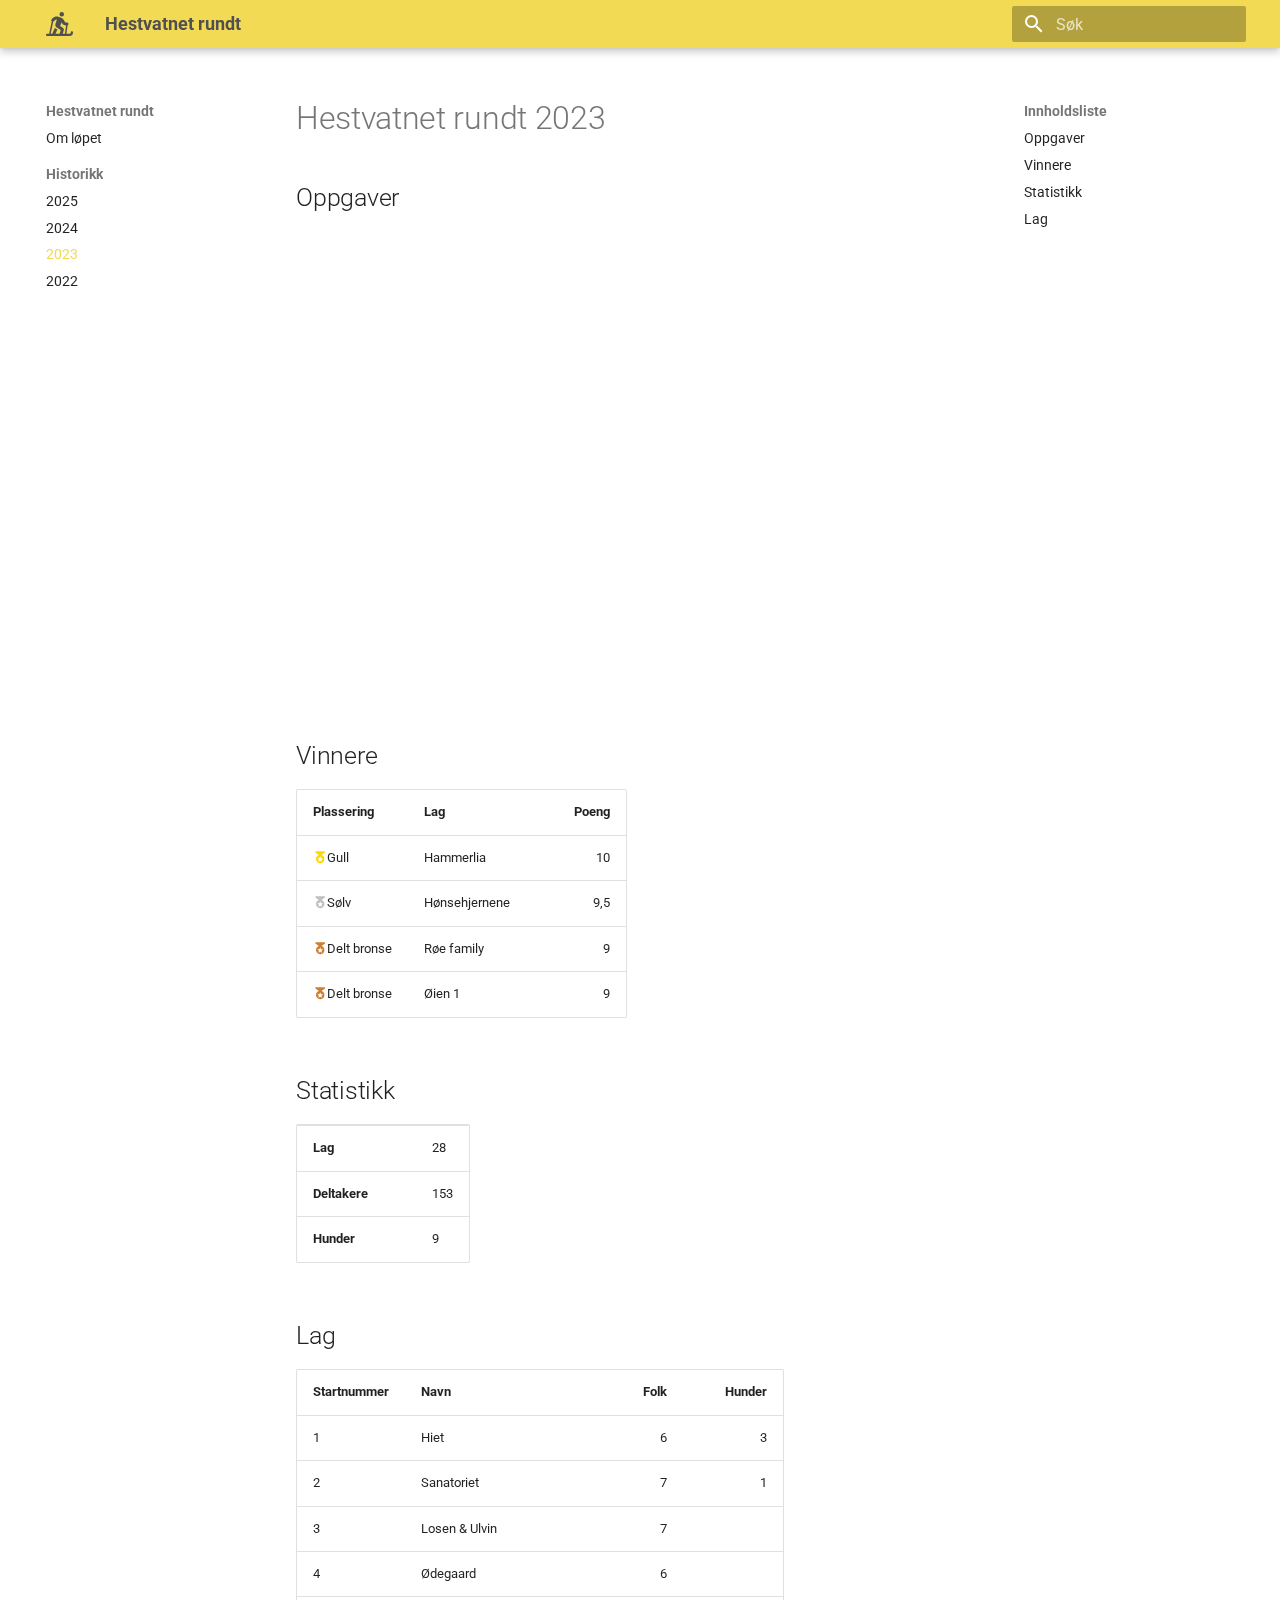
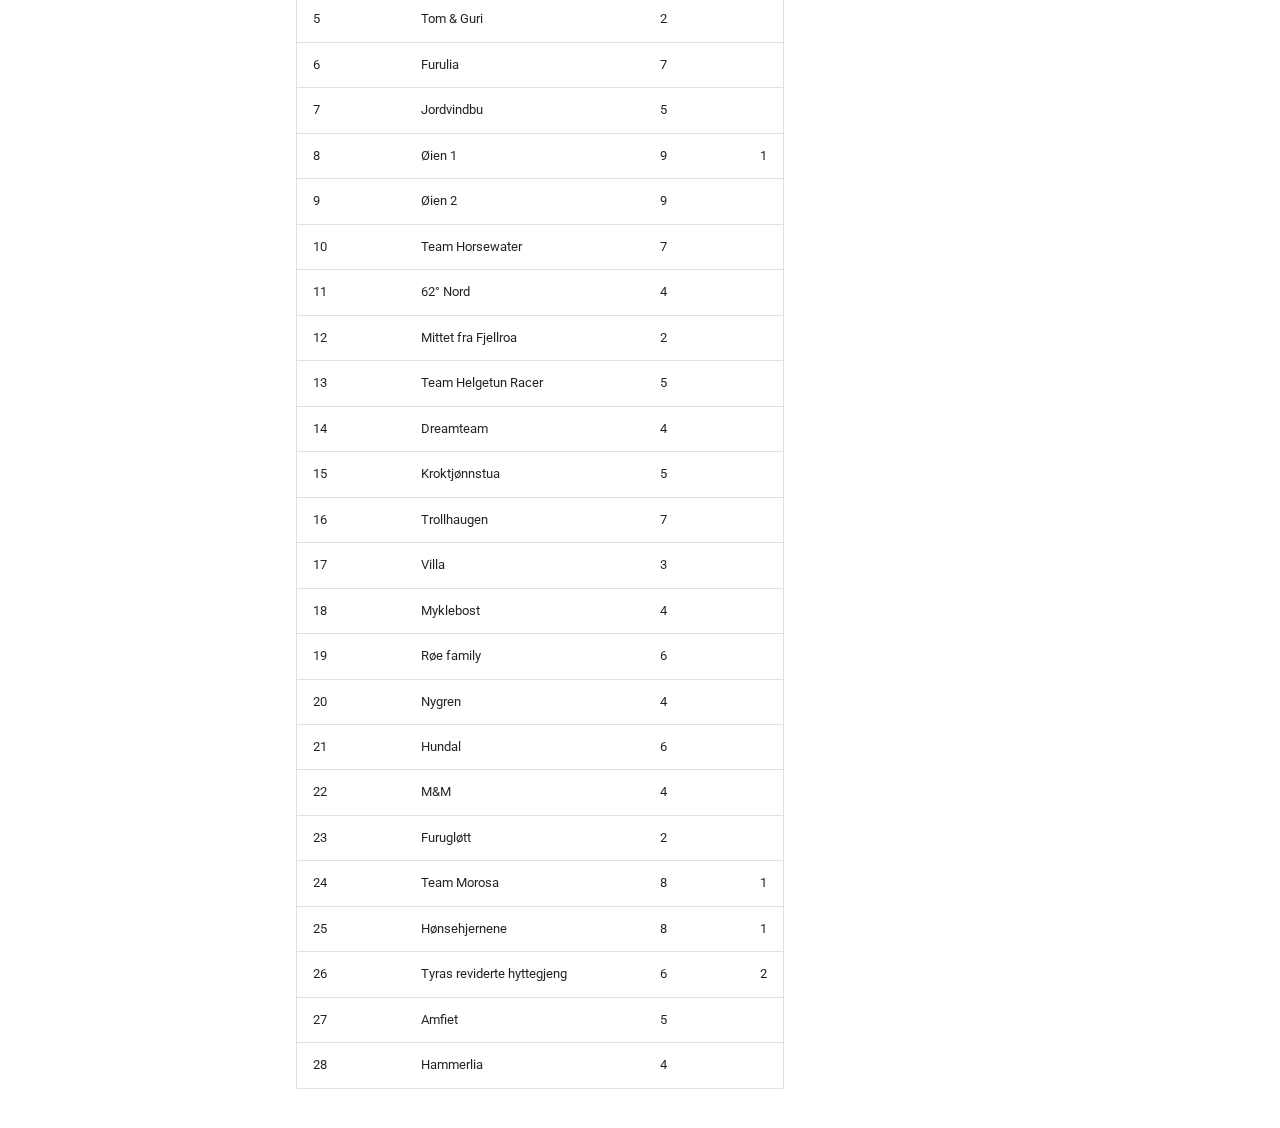
<file: 2023/index.html>
<!doctype html>
<html lang="nb" class="no-js">
  <head>
    
      <meta charset="utf-8">
      <meta name="viewport" content="width=device-width,initial-scale=1">
      
      
      
        <link rel="canonical" href="https://hestvatnet-rundt.no/2023/">
      
      
        <link rel="prev" href="../2024/">
      
      
        <link rel="next" href="../2022/">
      
      
      <link rel="icon" href="../assets/images/favicon.png">
      <meta name="generator" content="mkdocs-1.6.1, mkdocs-material-9.6.12">
    
    
      
        <title>2023 - Hestvatnet rundt</title>
      
    
    
      <link rel="stylesheet" href="../assets/stylesheets/main.2afb09e1.min.css">
      
        
        <link rel="stylesheet" href="../assets/stylesheets/palette.06af60db.min.css">
      
      


    
    
      
    
    
      
        
        
        <link rel="preconnect" href="https://fonts.gstatic.com" crossorigin>
        <link rel="stylesheet" href="https://fonts.googleapis.com/css?family=Roboto:300,300i,400,400i,700,700i%7CRoboto+Mono:400,400i,700,700i&display=fallback">
        <style>:root{--md-text-font:"Roboto";--md-code-font:"Roboto Mono"}</style>
      
    
    
      <link rel="stylesheet" href="../stylesheets/extra.css">
    
    <script>__md_scope=new URL("..",location),__md_hash=e=>[...e].reduce(((e,_)=>(e<<5)-e+_.charCodeAt(0)),0),__md_get=(e,_=localStorage,t=__md_scope)=>JSON.parse(_.getItem(t.pathname+"."+e)),__md_set=(e,_,t=localStorage,a=__md_scope)=>{try{t.setItem(a.pathname+"."+e,JSON.stringify(_))}catch(e){}}</script>
    
      

    
    
    
  </head>
  
  
    
    
    
    
    
    <body dir="ltr" data-md-color-scheme="default" data-md-color-primary="custom" data-md-color-accent="amber">
  
    
    <input class="md-toggle" data-md-toggle="drawer" type="checkbox" id="__drawer" autocomplete="off">
    <input class="md-toggle" data-md-toggle="search" type="checkbox" id="__search" autocomplete="off">
    <label class="md-overlay" for="__drawer"></label>
    <div data-md-component="skip">
      
        
        <a href="#hestvatnet-rundt-2023" class="md-skip">
          Gå til innhold
        </a>
      
    </div>
    <div data-md-component="announce">
      
    </div>
    
    
      

  

<header class="md-header md-header--shadow" data-md-component="header">
  <nav class="md-header__inner md-grid" aria-label="Header">
    <a href=".." title="Hestvatnet rundt" class="md-header__button md-logo" aria-label="Hestvatnet rundt" data-md-component="logo">
      
  
  <svg xmlns="http://www.w3.org/2000/svg" viewBox="0 0 576 512"><!--! Font Awesome Free 6.7.2 by @fontawesome - https://fontawesome.com License - https://fontawesome.com/license/free (Icons: CC BY 4.0, Fonts: SIL OFL 1.1, Code: MIT License) Copyright 2024 Fonticons, Inc.--><path d="M336 96a48 48 0 1 0 0-96 48 48 0 1 0 0 96m-108.8 64c1.9 0 3.8.1 5.6.3L201.6 254c-9.3 28 1.7 58.8 26.8 74.5l86.2 53.9-23.3 81.6h-88.5l41.1-88.1-32.4-20.3c-7.8-4.9-14.7-10.7-20.6-17.3L132.2 464H99.8L154 206.4c4.6-1.5 9-4.1 12.7-7.8l23.1-23.1c9.9-9.9 23.4-15.5 37.5-15.5zm-105.8 38.6c.4.4.8.8 1.3 1.2L67 464H24c-13.3 0-24 10.7-24 24s10.7 24 24 24h480c39.8 0 72-32.2 72-72v-8c0-13.3-10.7-24-24-24s-24 10.7-24 24v8c0 13.3-10.7 24-24 24h-69.4l27.6-179.3c10.5-5.2 17.8-16.1 17.8-28.7 0-17.7-14.3-32-32-32h-21.3c-12.9 0-24.6-7.8-29.5-19.7l-6.3-15c-14.6-35.1-44.1-61.9-80.5-73.1l-48.7-15C250.6 97.8 239 96 227.3 96c-31 0-60.8 12.3-82.7 34.3l-23.1 23.1c-12.5 12.5-12.5 32.8 0 45.3zm308 89.4-27.1 176h-44.4l21.6-75.6c5.9-20.6-2.6-42.6-20.7-53.9L302 299l30.9-82.4 5.1 12.3c15 35.8 49.9 59.1 88.7 59.1z"/></svg>

    </a>
    <label class="md-header__button md-icon" for="__drawer">
      
      <svg xmlns="http://www.w3.org/2000/svg" viewBox="0 0 24 24"><path d="M3 6h18v2H3zm0 5h18v2H3zm0 5h18v2H3z"/></svg>
    </label>
    <div class="md-header__title" data-md-component="header-title">
      <div class="md-header__ellipsis">
        <div class="md-header__topic">
          <span class="md-ellipsis">
            Hestvatnet rundt
          </span>
        </div>
        <div class="md-header__topic" data-md-component="header-topic">
          <span class="md-ellipsis">
            
              2023
            
          </span>
        </div>
      </div>
    </div>
    
      
    
    
    
    
      
      
        <label class="md-header__button md-icon" for="__search">
          
          <svg xmlns="http://www.w3.org/2000/svg" viewBox="0 0 24 24"><path d="M9.5 3A6.5 6.5 0 0 1 16 9.5c0 1.61-.59 3.09-1.56 4.23l.27.27h.79l5 5-1.5 1.5-5-5v-.79l-.27-.27A6.52 6.52 0 0 1 9.5 16 6.5 6.5 0 0 1 3 9.5 6.5 6.5 0 0 1 9.5 3m0 2C7 5 5 7 5 9.5S7 14 9.5 14 14 12 14 9.5 12 5 9.5 5"/></svg>
        </label>
        <div class="md-search" data-md-component="search" role="dialog">
  <label class="md-search__overlay" for="__search"></label>
  <div class="md-search__inner" role="search">
    <form class="md-search__form" name="search">
      <input type="text" class="md-search__input" name="query" aria-label="Søk" placeholder="Søk" autocapitalize="off" autocorrect="off" autocomplete="off" spellcheck="false" data-md-component="search-query" required>
      <label class="md-search__icon md-icon" for="__search">
        
        <svg xmlns="http://www.w3.org/2000/svg" viewBox="0 0 24 24"><path d="M9.5 3A6.5 6.5 0 0 1 16 9.5c0 1.61-.59 3.09-1.56 4.23l.27.27h.79l5 5-1.5 1.5-5-5v-.79l-.27-.27A6.52 6.52 0 0 1 9.5 16 6.5 6.5 0 0 1 3 9.5 6.5 6.5 0 0 1 9.5 3m0 2C7 5 5 7 5 9.5S7 14 9.5 14 14 12 14 9.5 12 5 9.5 5"/></svg>
        
        <svg xmlns="http://www.w3.org/2000/svg" viewBox="0 0 24 24"><path d="M20 11v2H8l5.5 5.5-1.42 1.42L4.16 12l7.92-7.92L13.5 5.5 8 11z"/></svg>
      </label>
      <nav class="md-search__options" aria-label="Søk">
        
        <button type="reset" class="md-search__icon md-icon" title="Nullstill" aria-label="Nullstill" tabindex="-1">
          
          <svg xmlns="http://www.w3.org/2000/svg" viewBox="0 0 24 24"><path d="M19 6.41 17.59 5 12 10.59 6.41 5 5 6.41 10.59 12 5 17.59 6.41 19 12 13.41 17.59 19 19 17.59 13.41 12z"/></svg>
        </button>
      </nav>
      
    </form>
    <div class="md-search__output">
      <div class="md-search__scrollwrap" tabindex="0" data-md-scrollfix>
        <div class="md-search-result" data-md-component="search-result">
          <div class="md-search-result__meta">
            Starter søk
          </div>
          <ol class="md-search-result__list" role="presentation"></ol>
        </div>
      </div>
    </div>
  </div>
</div>
      
    
    
  </nav>
  
</header>
    
    <div class="md-container" data-md-component="container">
      
      
        
          
        
      
      <main class="md-main" data-md-component="main">
        <div class="md-main__inner md-grid">
          
            
              
              <div class="md-sidebar md-sidebar--primary" data-md-component="sidebar" data-md-type="navigation" >
                <div class="md-sidebar__scrollwrap">
                  <div class="md-sidebar__inner">
                    



<nav class="md-nav md-nav--primary" aria-label="Navigasjon" data-md-level="0">
  <label class="md-nav__title" for="__drawer">
    <a href=".." title="Hestvatnet rundt" class="md-nav__button md-logo" aria-label="Hestvatnet rundt" data-md-component="logo">
      
  
  <svg xmlns="http://www.w3.org/2000/svg" viewBox="0 0 576 512"><!--! Font Awesome Free 6.7.2 by @fontawesome - https://fontawesome.com License - https://fontawesome.com/license/free (Icons: CC BY 4.0, Fonts: SIL OFL 1.1, Code: MIT License) Copyright 2024 Fonticons, Inc.--><path d="M336 96a48 48 0 1 0 0-96 48 48 0 1 0 0 96m-108.8 64c1.9 0 3.8.1 5.6.3L201.6 254c-9.3 28 1.7 58.8 26.8 74.5l86.2 53.9-23.3 81.6h-88.5l41.1-88.1-32.4-20.3c-7.8-4.9-14.7-10.7-20.6-17.3L132.2 464H99.8L154 206.4c4.6-1.5 9-4.1 12.7-7.8l23.1-23.1c9.9-9.9 23.4-15.5 37.5-15.5zm-105.8 38.6c.4.4.8.8 1.3 1.2L67 464H24c-13.3 0-24 10.7-24 24s10.7 24 24 24h480c39.8 0 72-32.2 72-72v-8c0-13.3-10.7-24-24-24s-24 10.7-24 24v8c0 13.3-10.7 24-24 24h-69.4l27.6-179.3c10.5-5.2 17.8-16.1 17.8-28.7 0-17.7-14.3-32-32-32h-21.3c-12.9 0-24.6-7.8-29.5-19.7l-6.3-15c-14.6-35.1-44.1-61.9-80.5-73.1l-48.7-15C250.6 97.8 239 96 227.3 96c-31 0-60.8 12.3-82.7 34.3l-23.1 23.1c-12.5 12.5-12.5 32.8 0 45.3zm308 89.4-27.1 176h-44.4l21.6-75.6c5.9-20.6-2.6-42.6-20.7-53.9L302 299l30.9-82.4 5.1 12.3c15 35.8 49.9 59.1 88.7 59.1z"/></svg>

    </a>
    Hestvatnet rundt
  </label>
  
  <ul class="md-nav__list" data-md-scrollfix>
    
      
      
  
  
  
  
    <li class="md-nav__item">
      <a href=".." class="md-nav__link">
        
  
  
  <span class="md-ellipsis">
    Om løpet
    
  </span>
  

      </a>
    </li>
  

    
      
      
  
  
    
  
  
  
    
    
    
    
      
        
        
      
    
    
    <li class="md-nav__item md-nav__item--active md-nav__item--section md-nav__item--nested">
      
        
        
        <input class="md-nav__toggle md-toggle " type="checkbox" id="__nav_2" checked>
        
          
          <label class="md-nav__link" for="__nav_2" id="__nav_2_label" tabindex="">
            
  
  
  <span class="md-ellipsis">
    Historikk
    
  </span>
  

            <span class="md-nav__icon md-icon"></span>
          </label>
        
        <nav class="md-nav" data-md-level="1" aria-labelledby="__nav_2_label" aria-expanded="true">
          <label class="md-nav__title" for="__nav_2">
            <span class="md-nav__icon md-icon"></span>
            Historikk
          </label>
          <ul class="md-nav__list" data-md-scrollfix>
            
              
                
  
  
  
  
    <li class="md-nav__item">
      <a href="../2025/" class="md-nav__link">
        
  
  
  <span class="md-ellipsis">
    2025
    
  </span>
  

      </a>
    </li>
  

              
            
              
                
  
  
  
  
    <li class="md-nav__item">
      <a href="../2024/" class="md-nav__link">
        
  
  
  <span class="md-ellipsis">
    2024
    
  </span>
  

      </a>
    </li>
  

              
            
              
                
  
  
    
  
  
  
    <li class="md-nav__item md-nav__item--active">
      
      <input class="md-nav__toggle md-toggle" type="checkbox" id="__toc">
      
      
        
      
      
        <label class="md-nav__link md-nav__link--active" for="__toc">
          
  
  
  <span class="md-ellipsis">
    2023
    
  </span>
  

          <span class="md-nav__icon md-icon"></span>
        </label>
      
      <a href="./" class="md-nav__link md-nav__link--active">
        
  
  
  <span class="md-ellipsis">
    2023
    
  </span>
  

      </a>
      
        

<nav class="md-nav md-nav--secondary" aria-label="Innholdsliste">
  
  
  
    
  
  
    <label class="md-nav__title" for="__toc">
      <span class="md-nav__icon md-icon"></span>
      Innholdsliste
    </label>
    <ul class="md-nav__list" data-md-component="toc" data-md-scrollfix>
      
        <li class="md-nav__item">
  <a href="#oppgaver" class="md-nav__link">
    <span class="md-ellipsis">
      Oppgaver
    </span>
  </a>
  
</li>
      
        <li class="md-nav__item">
  <a href="#vinnere" class="md-nav__link">
    <span class="md-ellipsis">
      Vinnere
    </span>
  </a>
  
</li>
      
        <li class="md-nav__item">
  <a href="#statistikk" class="md-nav__link">
    <span class="md-ellipsis">
      Statistikk
    </span>
  </a>
  
</li>
      
        <li class="md-nav__item">
  <a href="#lag" class="md-nav__link">
    <span class="md-ellipsis">
      Lag
    </span>
  </a>
  
</li>
      
    </ul>
  
</nav>
      
    </li>
  

              
            
              
                
  
  
  
  
    <li class="md-nav__item">
      <a href="../2022/" class="md-nav__link">
        
  
  
  <span class="md-ellipsis">
    2022
    
  </span>
  

      </a>
    </li>
  

              
            
          </ul>
        </nav>
      
    </li>
  

    
  </ul>
</nav>
                  </div>
                </div>
              </div>
            
            
              
              <div class="md-sidebar md-sidebar--secondary" data-md-component="sidebar" data-md-type="toc" >
                <div class="md-sidebar__scrollwrap">
                  <div class="md-sidebar__inner">
                    

<nav class="md-nav md-nav--secondary" aria-label="Innholdsliste">
  
  
  
    
  
  
    <label class="md-nav__title" for="__toc">
      <span class="md-nav__icon md-icon"></span>
      Innholdsliste
    </label>
    <ul class="md-nav__list" data-md-component="toc" data-md-scrollfix>
      
        <li class="md-nav__item">
  <a href="#oppgaver" class="md-nav__link">
    <span class="md-ellipsis">
      Oppgaver
    </span>
  </a>
  
</li>
      
        <li class="md-nav__item">
  <a href="#vinnere" class="md-nav__link">
    <span class="md-ellipsis">
      Vinnere
    </span>
  </a>
  
</li>
      
        <li class="md-nav__item">
  <a href="#statistikk" class="md-nav__link">
    <span class="md-ellipsis">
      Statistikk
    </span>
  </a>
  
</li>
      
        <li class="md-nav__item">
  <a href="#lag" class="md-nav__link">
    <span class="md-ellipsis">
      Lag
    </span>
  </a>
  
</li>
      
    </ul>
  
</nav>
                  </div>
                </div>
              </div>
            
          
          
            <div class="md-content" data-md-component="content">
              <article class="md-content__inner md-typeset">
                
                  



<h1 id="hestvatnet-rundt-2023">Hestvatnet rundt 2023</h1>
<h2 id="oppgaver">Oppgaver</h2>
<iframe src="https://docs.google.com/presentation/d/e/2PACX-1vSMP8v2OPCGKphPwqe0AtA2Yid1RZjHpCMZ3yI5qjFAMsTHq0vI5xJ3yKlVgQrILwMmk_Vhlkgmnku9/embed?start=false&loop=false&delayms=10000" frameborder="0" width="951" height="460" allowfullscreen="true" mozallowfullscreen="true" webkitallowfullscreen="true"></iframe>
<h2 id="vinnere">Vinnere</h2>
<table>
<thead>
<tr>
<th>Plassering</th>
<th>Lag</th>
<th style="text-align: right;">Poeng</th>
</tr>
</thead>
<tbody>
<tr>
<td><span class="gold"><span class="twemoji"><svg xmlns="http://www.w3.org/2000/svg" viewBox="0 0 24 24"><path d="M20 2H4v2l5.81 4.36a7.004 7.004 0 0 0-4.46 8.84 6.996 6.996 0 0 0 8.84 4.46 7 7 0 0 0 0-13.3L20 4zm-5.06 17.5L12 17.78 9.06 19.5l.78-3.33-2.59-2.24 3.41-.29L12 10.5l1.34 3.14 3.41.29-2.59 2.24z"/></svg></span></span>Gull</td>
<td>Hammerlia</td>
<td style="text-align: right;">10</td>
</tr>
<tr>
<td><span class="silver"><span class="twemoji"><svg xmlns="http://www.w3.org/2000/svg" viewBox="0 0 24 24"><path d="M20 2H4v2l5.81 4.36a7.004 7.004 0 0 0-4.46 8.84 6.996 6.996 0 0 0 8.84 4.46 7 7 0 0 0 0-13.3L20 4zm-5.06 17.5L12 17.78 9.06 19.5l.78-3.33-2.59-2.24 3.41-.29L12 10.5l1.34 3.14 3.41.29-2.59 2.24z"/></svg></span></span>Sølv</td>
<td>Hønsehjernene</td>
<td style="text-align: right;">9,5</td>
</tr>
<tr>
<td><span class="bronze"><span class="twemoji"><svg xmlns="http://www.w3.org/2000/svg" viewBox="0 0 24 24"><path d="M20 2H4v2l5.81 4.36a7.004 7.004 0 0 0-4.46 8.84 6.996 6.996 0 0 0 8.84 4.46 7 7 0 0 0 0-13.3L20 4zm-5.06 17.5L12 17.78 9.06 19.5l.78-3.33-2.59-2.24 3.41-.29L12 10.5l1.34 3.14 3.41.29-2.59 2.24z"/></svg></span></span>Delt bronse</td>
<td>Røe family</td>
<td style="text-align: right;">9</td>
</tr>
<tr>
<td><span class="bronze"><span class="twemoji"><svg xmlns="http://www.w3.org/2000/svg" viewBox="0 0 24 24"><path d="M20 2H4v2l5.81 4.36a7.004 7.004 0 0 0-4.46 8.84 6.996 6.996 0 0 0 8.84 4.46 7 7 0 0 0 0-13.3L20 4zm-5.06 17.5L12 17.78 9.06 19.5l.78-3.33-2.59-2.24 3.41-.29L12 10.5l1.34 3.14 3.41.29-2.59 2.24z"/></svg></span></span>Delt bronse</td>
<td>Øien 1</td>
<td style="text-align: right;">9</td>
</tr>
</tbody>
</table>
<h2 id="statistikk">Statistikk</h2>
<table>
<tr><td><strong>Lag</strong><td><td> 28</td></tr>
<tr><td><strong>Deltakere</strong><td><td>153</td></tr>
<tr><td><strong>Hunder</strong><td><td>9</td></tr>
</table>

<h2 id="lag">Lag</h2>
<table>
<thead>
<tr>
<th>Startnummer</th>
<th>Navn</th>
<th style="text-align: right;">Folk</th>
<th style="text-align: right;">Hunder</th>
</tr>
</thead>
<tbody>
<tr>
<td>1</td>
<td>Hiet</td>
<td style="text-align: right;">6</td>
<td style="text-align: right;">3</td>
</tr>
<tr>
<td>2</td>
<td>Sanatoriet</td>
<td style="text-align: right;">7</td>
<td style="text-align: right;">1</td>
</tr>
<tr>
<td>3</td>
<td>Losen &amp; Ulvin</td>
<td style="text-align: right;">7</td>
<td style="text-align: right;"></td>
</tr>
<tr>
<td>4</td>
<td>Ødegaard</td>
<td style="text-align: right;">6</td>
<td style="text-align: right;"></td>
</tr>
<tr>
<td>5</td>
<td>Tom &amp; Guri</td>
<td style="text-align: right;">2</td>
<td style="text-align: right;"></td>
</tr>
<tr>
<td>6</td>
<td>Furulia</td>
<td style="text-align: right;">7</td>
<td style="text-align: right;"></td>
</tr>
<tr>
<td>7</td>
<td>Jordvindbu</td>
<td style="text-align: right;">5</td>
<td style="text-align: right;"></td>
</tr>
<tr>
<td>8</td>
<td>Øien 1</td>
<td style="text-align: right;">9</td>
<td style="text-align: right;">1</td>
</tr>
<tr>
<td>9</td>
<td>Øien 2</td>
<td style="text-align: right;">9</td>
<td style="text-align: right;"></td>
</tr>
<tr>
<td>10</td>
<td>Team Horsewater</td>
<td style="text-align: right;">7</td>
<td style="text-align: right;"></td>
</tr>
<tr>
<td>11</td>
<td>62° Nord</td>
<td style="text-align: right;">4</td>
<td style="text-align: right;"></td>
</tr>
<tr>
<td>12</td>
<td>Mittet fra Fjellroa</td>
<td style="text-align: right;">2</td>
<td style="text-align: right;"></td>
</tr>
<tr>
<td>13</td>
<td>Team Helgetun Racer</td>
<td style="text-align: right;">5</td>
<td style="text-align: right;"></td>
</tr>
<tr>
<td>14</td>
<td>Dreamteam</td>
<td style="text-align: right;">4</td>
<td style="text-align: right;"></td>
</tr>
<tr>
<td>15</td>
<td>Kroktjønnstua</td>
<td style="text-align: right;">5</td>
<td style="text-align: right;"></td>
</tr>
<tr>
<td>16</td>
<td>Trollhaugen</td>
<td style="text-align: right;">7</td>
<td style="text-align: right;"></td>
</tr>
<tr>
<td>17</td>
<td>Villa</td>
<td style="text-align: right;">3</td>
<td style="text-align: right;"></td>
</tr>
<tr>
<td>18</td>
<td>Myklebost</td>
<td style="text-align: right;">4</td>
<td style="text-align: right;"></td>
</tr>
<tr>
<td>19</td>
<td>Røe family</td>
<td style="text-align: right;">6</td>
<td style="text-align: right;"></td>
</tr>
<tr>
<td>20</td>
<td>Nygren</td>
<td style="text-align: right;">4</td>
<td style="text-align: right;"></td>
</tr>
<tr>
<td>21</td>
<td>Hundal</td>
<td style="text-align: right;">6</td>
<td style="text-align: right;"></td>
</tr>
<tr>
<td>22</td>
<td>M&amp;M</td>
<td style="text-align: right;">4</td>
<td style="text-align: right;"></td>
</tr>
<tr>
<td>23</td>
<td>Furugløtt</td>
<td style="text-align: right;">2</td>
<td style="text-align: right;"></td>
</tr>
<tr>
<td>24</td>
<td>Team Morosa</td>
<td style="text-align: right;">8</td>
<td style="text-align: right;">1</td>
</tr>
<tr>
<td>25</td>
<td>Hønsehjernene</td>
<td style="text-align: right;">8</td>
<td style="text-align: right;">1</td>
</tr>
<tr>
<td>26</td>
<td>Tyras reviderte hyttegjeng</td>
<td style="text-align: right;">6</td>
<td style="text-align: right;">2</td>
</tr>
<tr>
<td>27</td>
<td>Amfiet</td>
<td style="text-align: right;">5</td>
<td style="text-align: right;"></td>
</tr>
<tr>
<td>28</td>
<td>Hammerlia</td>
<td style="text-align: right;">4</td>
<td style="text-align: right;"></td>
</tr>
</tbody>
</table>












                
              </article>
            </div>
          
          
<script>var target=document.getElementById(location.hash.slice(1));target&&target.name&&(target.checked=target.name.startsWith("__tabbed_"))</script>
        </div>
        
      </main>
      
        <footer class="md-footer">
  
  <div class="md-footer-meta md-typeset">
    <div class="md-footer-meta__inner md-grid">
      <div class="md-copyright">
  
    <div class="md-copyright__highlight">
      Copyright &copy; 2025 Furusjøen-Hestvatnet Løypeforening
    </div>
  
  
    Made with
    <a href="https://squidfunk.github.io/mkdocs-material/" target="_blank" rel="noopener">
      Material for MkDocs
    </a>
  
</div>
      
        <div class="md-social">
  
    
    
    
    
      
      
    
    <a href="https://github.com/kriberg/hestvatnet-rundt" target="_blank" rel="noopener" title="github.com" class="md-social__link">
      <svg xmlns="http://www.w3.org/2000/svg" viewBox="0 0 496 512"><!--! Font Awesome Free 6.7.2 by @fontawesome - https://fontawesome.com License - https://fontawesome.com/license/free (Icons: CC BY 4.0, Fonts: SIL OFL 1.1, Code: MIT License) Copyright 2024 Fonticons, Inc.--><path d="M165.9 397.4c0 2-2.3 3.6-5.2 3.6-3.3.3-5.6-1.3-5.6-3.6 0-2 2.3-3.6 5.2-3.6 3-.3 5.6 1.3 5.6 3.6m-31.1-4.5c-.7 2 1.3 4.3 4.3 4.9 2.6 1 5.6 0 6.2-2s-1.3-4.3-4.3-5.2c-2.6-.7-5.5.3-6.2 2.3m44.2-1.7c-2.9.7-4.9 2.6-4.6 4.9.3 2 2.9 3.3 5.9 2.6 2.9-.7 4.9-2.6 4.6-4.6-.3-1.9-3-3.2-5.9-2.9M244.8 8C106.1 8 0 113.3 0 252c0 110.9 69.8 205.8 169.5 239.2 12.8 2.3 17.3-5.6 17.3-12.1 0-6.2-.3-40.4-.3-61.4 0 0-70 15-84.7-29.8 0 0-11.4-29.1-27.8-36.6 0 0-22.9-15.7 1.6-15.4 0 0 24.9 2 38.6 25.8 21.9 38.6 58.6 27.5 72.9 20.9 2.3-16 8.8-27.1 16-33.7-55.9-6.2-112.3-14.3-112.3-110.5 0-27.5 7.6-41.3 23.6-58.9-2.6-6.5-11.1-33.3 2.6-67.9 20.9-6.5 69 27 69 27 20-5.6 41.5-8.5 62.8-8.5s42.8 2.9 62.8 8.5c0 0 48.1-33.6 69-27 13.7 34.7 5.2 61.4 2.6 67.9 16 17.7 25.8 31.5 25.8 58.9 0 96.5-58.9 104.2-114.8 110.5 9.2 7.9 17 22.9 17 46.4 0 33.7-.3 75.4-.3 83.6 0 6.5 4.6 14.4 17.3 12.1C428.2 457.8 496 362.9 496 252 496 113.3 383.5 8 244.8 8M97.2 352.9c-1.3 1-1 3.3.7 5.2 1.6 1.6 3.9 2.3 5.2 1 1.3-1 1-3.3-.7-5.2-1.6-1.6-3.9-2.3-5.2-1m-10.8-8.1c-.7 1.3.3 2.9 2.3 3.9 1.6 1 3.6.7 4.3-.7.7-1.3-.3-2.9-2.3-3.9-2-.6-3.6-.3-4.3.7m32.4 35.6c-1.6 1.3-1 4.3 1.3 6.2 2.3 2.3 5.2 2.6 6.5 1 1.3-1.3.7-4.3-1.3-6.2-2.2-2.3-5.2-2.6-6.5-1m-11.4-14.7c-1.6 1-1.6 3.6 0 5.9s4.3 3.3 5.6 2.3c1.6-1.3 1.6-3.9 0-6.2-1.4-2.3-4-3.3-5.6-2"/></svg>
    </a>
  
</div>
      
    </div>
  </div>
</footer>
      
    </div>
    <div class="md-dialog" data-md-component="dialog">
      <div class="md-dialog__inner md-typeset"></div>
    </div>
    
    
    
      
      <script id="__config" type="application/json">{"base": "..", "features": ["navigation.instant", "navigation.expand", "navigation.sections"], "search": "../assets/javascripts/workers/search.f8cc74c7.min.js", "tags": null, "translations": {"clipboard.copied": "Kopiert til utklippstavlen", "clipboard.copy": "Kopier til utklippstavlen", "search.result.more.one": "1 til p\u00e5 denne siden", "search.result.more.other": "# flere p\u00e5 denne siden", "search.result.none": "Ingen treff", "search.result.one": "1 treff", "search.result.other": "# treff", "search.result.placeholder": "Skriv s\u00f8keord", "search.result.term.missing": "Mangler", "select.version": "Velg versjon"}, "version": null}</script>
    
    
      <script src="../assets/javascripts/bundle.c8b220af.min.js"></script>
      
    
  </body>
</html>
</file>
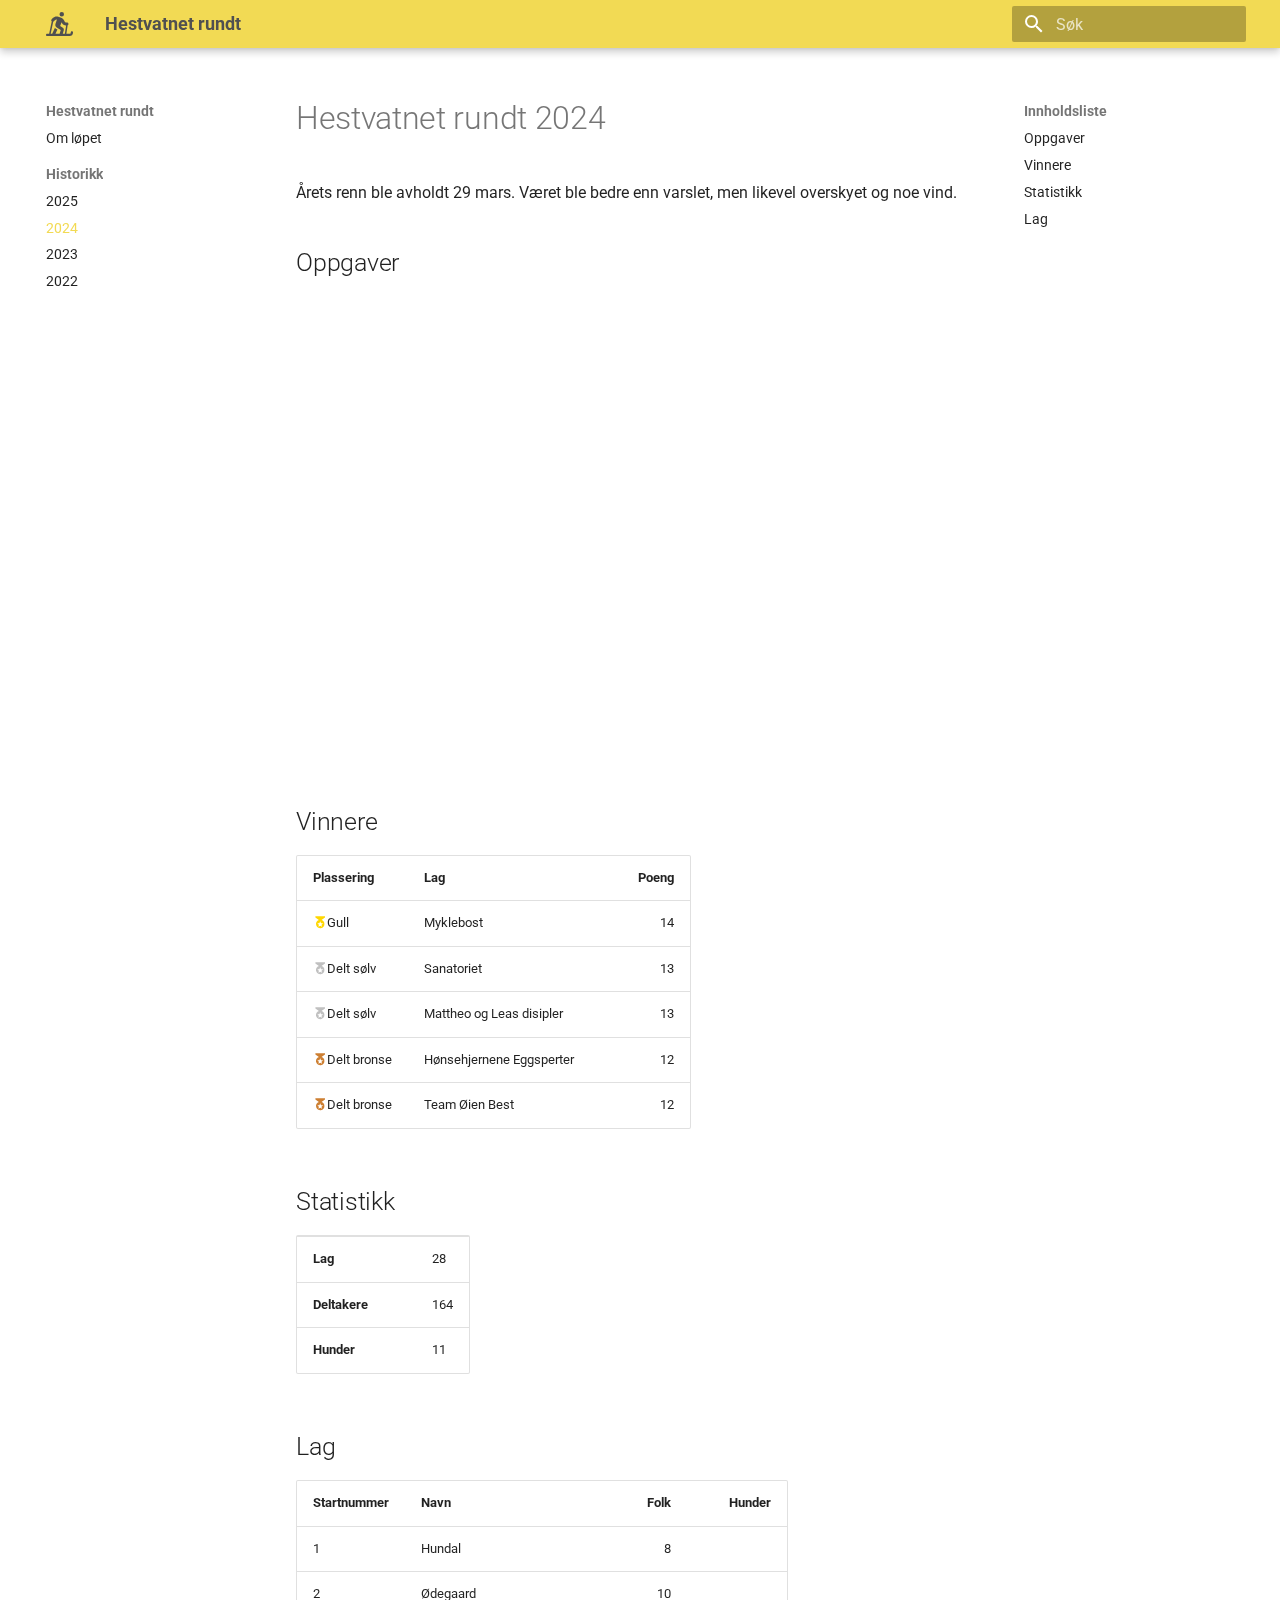
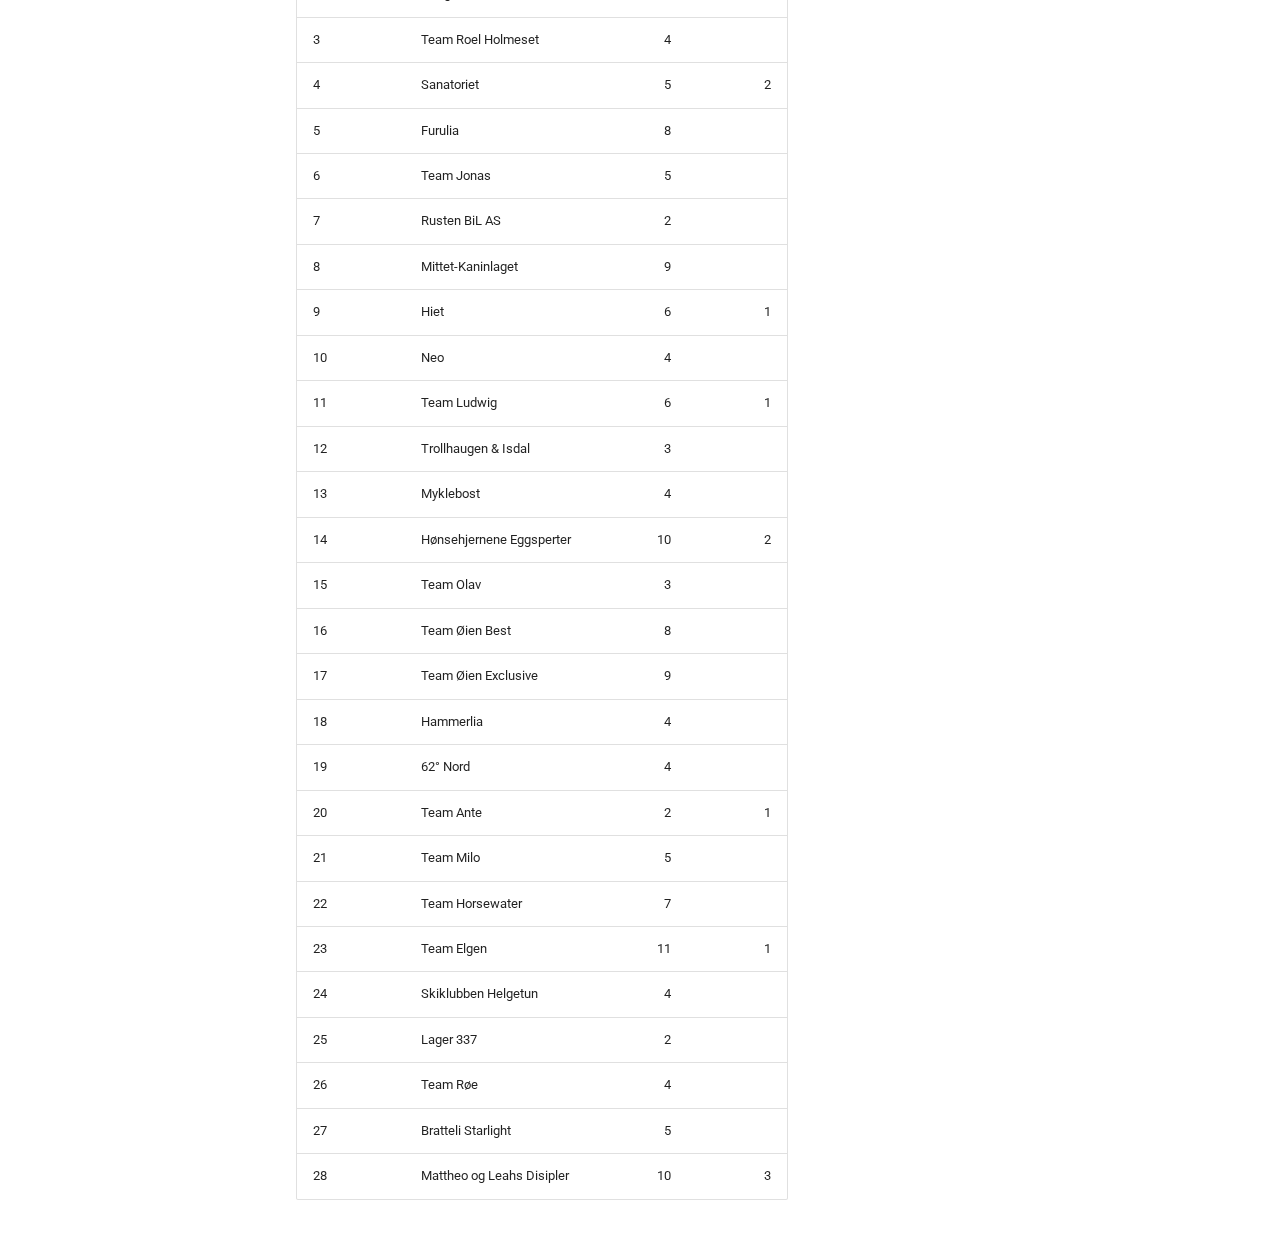
<file: 2024/index.html>
<!doctype html>
<html lang="nb" class="no-js">
  <head>
    
      <meta charset="utf-8">
      <meta name="viewport" content="width=device-width,initial-scale=1">
      
      
      
        <link rel="canonical" href="https://hestvatnet-rundt.no/2024/">
      
      
        <link rel="prev" href="../2025/">
      
      
        <link rel="next" href="../2023/">
      
      
      <link rel="icon" href="../assets/images/favicon.png">
      <meta name="generator" content="mkdocs-1.6.1, mkdocs-material-9.6.12">
    
    
      
        <title>2024 - Hestvatnet rundt</title>
      
    
    
      <link rel="stylesheet" href="../assets/stylesheets/main.2afb09e1.min.css">
      
        
        <link rel="stylesheet" href="../assets/stylesheets/palette.06af60db.min.css">
      
      


    
    
      
    
    
      
        
        
        <link rel="preconnect" href="https://fonts.gstatic.com" crossorigin>
        <link rel="stylesheet" href="https://fonts.googleapis.com/css?family=Roboto:300,300i,400,400i,700,700i%7CRoboto+Mono:400,400i,700,700i&display=fallback">
        <style>:root{--md-text-font:"Roboto";--md-code-font:"Roboto Mono"}</style>
      
    
    
      <link rel="stylesheet" href="../stylesheets/extra.css">
    
    <script>__md_scope=new URL("..",location),__md_hash=e=>[...e].reduce(((e,_)=>(e<<5)-e+_.charCodeAt(0)),0),__md_get=(e,_=localStorage,t=__md_scope)=>JSON.parse(_.getItem(t.pathname+"."+e)),__md_set=(e,_,t=localStorage,a=__md_scope)=>{try{t.setItem(a.pathname+"."+e,JSON.stringify(_))}catch(e){}}</script>
    
      

    
    
    
  </head>
  
  
    
    
    
    
    
    <body dir="ltr" data-md-color-scheme="default" data-md-color-primary="custom" data-md-color-accent="amber">
  
    
    <input class="md-toggle" data-md-toggle="drawer" type="checkbox" id="__drawer" autocomplete="off">
    <input class="md-toggle" data-md-toggle="search" type="checkbox" id="__search" autocomplete="off">
    <label class="md-overlay" for="__drawer"></label>
    <div data-md-component="skip">
      
        
        <a href="#hestvatnet-rundt-2024" class="md-skip">
          Gå til innhold
        </a>
      
    </div>
    <div data-md-component="announce">
      
    </div>
    
    
      

  

<header class="md-header md-header--shadow" data-md-component="header">
  <nav class="md-header__inner md-grid" aria-label="Header">
    <a href=".." title="Hestvatnet rundt" class="md-header__button md-logo" aria-label="Hestvatnet rundt" data-md-component="logo">
      
  
  <svg xmlns="http://www.w3.org/2000/svg" viewBox="0 0 576 512"><!--! Font Awesome Free 6.7.2 by @fontawesome - https://fontawesome.com License - https://fontawesome.com/license/free (Icons: CC BY 4.0, Fonts: SIL OFL 1.1, Code: MIT License) Copyright 2024 Fonticons, Inc.--><path d="M336 96a48 48 0 1 0 0-96 48 48 0 1 0 0 96m-108.8 64c1.9 0 3.8.1 5.6.3L201.6 254c-9.3 28 1.7 58.8 26.8 74.5l86.2 53.9-23.3 81.6h-88.5l41.1-88.1-32.4-20.3c-7.8-4.9-14.7-10.7-20.6-17.3L132.2 464H99.8L154 206.4c4.6-1.5 9-4.1 12.7-7.8l23.1-23.1c9.9-9.9 23.4-15.5 37.5-15.5zm-105.8 38.6c.4.4.8.8 1.3 1.2L67 464H24c-13.3 0-24 10.7-24 24s10.7 24 24 24h480c39.8 0 72-32.2 72-72v-8c0-13.3-10.7-24-24-24s-24 10.7-24 24v8c0 13.3-10.7 24-24 24h-69.4l27.6-179.3c10.5-5.2 17.8-16.1 17.8-28.7 0-17.7-14.3-32-32-32h-21.3c-12.9 0-24.6-7.8-29.5-19.7l-6.3-15c-14.6-35.1-44.1-61.9-80.5-73.1l-48.7-15C250.6 97.8 239 96 227.3 96c-31 0-60.8 12.3-82.7 34.3l-23.1 23.1c-12.5 12.5-12.5 32.8 0 45.3zm308 89.4-27.1 176h-44.4l21.6-75.6c5.9-20.6-2.6-42.6-20.7-53.9L302 299l30.9-82.4 5.1 12.3c15 35.8 49.9 59.1 88.7 59.1z"/></svg>

    </a>
    <label class="md-header__button md-icon" for="__drawer">
      
      <svg xmlns="http://www.w3.org/2000/svg" viewBox="0 0 24 24"><path d="M3 6h18v2H3zm0 5h18v2H3zm0 5h18v2H3z"/></svg>
    </label>
    <div class="md-header__title" data-md-component="header-title">
      <div class="md-header__ellipsis">
        <div class="md-header__topic">
          <span class="md-ellipsis">
            Hestvatnet rundt
          </span>
        </div>
        <div class="md-header__topic" data-md-component="header-topic">
          <span class="md-ellipsis">
            
              2024
            
          </span>
        </div>
      </div>
    </div>
    
      
    
    
    
    
      
      
        <label class="md-header__button md-icon" for="__search">
          
          <svg xmlns="http://www.w3.org/2000/svg" viewBox="0 0 24 24"><path d="M9.5 3A6.5 6.5 0 0 1 16 9.5c0 1.61-.59 3.09-1.56 4.23l.27.27h.79l5 5-1.5 1.5-5-5v-.79l-.27-.27A6.52 6.52 0 0 1 9.5 16 6.5 6.5 0 0 1 3 9.5 6.5 6.5 0 0 1 9.5 3m0 2C7 5 5 7 5 9.5S7 14 9.5 14 14 12 14 9.5 12 5 9.5 5"/></svg>
        </label>
        <div class="md-search" data-md-component="search" role="dialog">
  <label class="md-search__overlay" for="__search"></label>
  <div class="md-search__inner" role="search">
    <form class="md-search__form" name="search">
      <input type="text" class="md-search__input" name="query" aria-label="Søk" placeholder="Søk" autocapitalize="off" autocorrect="off" autocomplete="off" spellcheck="false" data-md-component="search-query" required>
      <label class="md-search__icon md-icon" for="__search">
        
        <svg xmlns="http://www.w3.org/2000/svg" viewBox="0 0 24 24"><path d="M9.5 3A6.5 6.5 0 0 1 16 9.5c0 1.61-.59 3.09-1.56 4.23l.27.27h.79l5 5-1.5 1.5-5-5v-.79l-.27-.27A6.52 6.52 0 0 1 9.5 16 6.5 6.5 0 0 1 3 9.5 6.5 6.5 0 0 1 9.5 3m0 2C7 5 5 7 5 9.5S7 14 9.5 14 14 12 14 9.5 12 5 9.5 5"/></svg>
        
        <svg xmlns="http://www.w3.org/2000/svg" viewBox="0 0 24 24"><path d="M20 11v2H8l5.5 5.5-1.42 1.42L4.16 12l7.92-7.92L13.5 5.5 8 11z"/></svg>
      </label>
      <nav class="md-search__options" aria-label="Søk">
        
        <button type="reset" class="md-search__icon md-icon" title="Nullstill" aria-label="Nullstill" tabindex="-1">
          
          <svg xmlns="http://www.w3.org/2000/svg" viewBox="0 0 24 24"><path d="M19 6.41 17.59 5 12 10.59 6.41 5 5 6.41 10.59 12 5 17.59 6.41 19 12 13.41 17.59 19 19 17.59 13.41 12z"/></svg>
        </button>
      </nav>
      
    </form>
    <div class="md-search__output">
      <div class="md-search__scrollwrap" tabindex="0" data-md-scrollfix>
        <div class="md-search-result" data-md-component="search-result">
          <div class="md-search-result__meta">
            Starter søk
          </div>
          <ol class="md-search-result__list" role="presentation"></ol>
        </div>
      </div>
    </div>
  </div>
</div>
      
    
    
  </nav>
  
</header>
    
    <div class="md-container" data-md-component="container">
      
      
        
          
        
      
      <main class="md-main" data-md-component="main">
        <div class="md-main__inner md-grid">
          
            
              
              <div class="md-sidebar md-sidebar--primary" data-md-component="sidebar" data-md-type="navigation" >
                <div class="md-sidebar__scrollwrap">
                  <div class="md-sidebar__inner">
                    



<nav class="md-nav md-nav--primary" aria-label="Navigasjon" data-md-level="0">
  <label class="md-nav__title" for="__drawer">
    <a href=".." title="Hestvatnet rundt" class="md-nav__button md-logo" aria-label="Hestvatnet rundt" data-md-component="logo">
      
  
  <svg xmlns="http://www.w3.org/2000/svg" viewBox="0 0 576 512"><!--! Font Awesome Free 6.7.2 by @fontawesome - https://fontawesome.com License - https://fontawesome.com/license/free (Icons: CC BY 4.0, Fonts: SIL OFL 1.1, Code: MIT License) Copyright 2024 Fonticons, Inc.--><path d="M336 96a48 48 0 1 0 0-96 48 48 0 1 0 0 96m-108.8 64c1.9 0 3.8.1 5.6.3L201.6 254c-9.3 28 1.7 58.8 26.8 74.5l86.2 53.9-23.3 81.6h-88.5l41.1-88.1-32.4-20.3c-7.8-4.9-14.7-10.7-20.6-17.3L132.2 464H99.8L154 206.4c4.6-1.5 9-4.1 12.7-7.8l23.1-23.1c9.9-9.9 23.4-15.5 37.5-15.5zm-105.8 38.6c.4.4.8.8 1.3 1.2L67 464H24c-13.3 0-24 10.7-24 24s10.7 24 24 24h480c39.8 0 72-32.2 72-72v-8c0-13.3-10.7-24-24-24s-24 10.7-24 24v8c0 13.3-10.7 24-24 24h-69.4l27.6-179.3c10.5-5.2 17.8-16.1 17.8-28.7 0-17.7-14.3-32-32-32h-21.3c-12.9 0-24.6-7.8-29.5-19.7l-6.3-15c-14.6-35.1-44.1-61.9-80.5-73.1l-48.7-15C250.6 97.8 239 96 227.3 96c-31 0-60.8 12.3-82.7 34.3l-23.1 23.1c-12.5 12.5-12.5 32.8 0 45.3zm308 89.4-27.1 176h-44.4l21.6-75.6c5.9-20.6-2.6-42.6-20.7-53.9L302 299l30.9-82.4 5.1 12.3c15 35.8 49.9 59.1 88.7 59.1z"/></svg>

    </a>
    Hestvatnet rundt
  </label>
  
  <ul class="md-nav__list" data-md-scrollfix>
    
      
      
  
  
  
  
    <li class="md-nav__item">
      <a href=".." class="md-nav__link">
        
  
  
  <span class="md-ellipsis">
    Om løpet
    
  </span>
  

      </a>
    </li>
  

    
      
      
  
  
    
  
  
  
    
    
    
    
      
        
        
      
    
    
    <li class="md-nav__item md-nav__item--active md-nav__item--section md-nav__item--nested">
      
        
        
        <input class="md-nav__toggle md-toggle " type="checkbox" id="__nav_2" checked>
        
          
          <label class="md-nav__link" for="__nav_2" id="__nav_2_label" tabindex="">
            
  
  
  <span class="md-ellipsis">
    Historikk
    
  </span>
  

            <span class="md-nav__icon md-icon"></span>
          </label>
        
        <nav class="md-nav" data-md-level="1" aria-labelledby="__nav_2_label" aria-expanded="true">
          <label class="md-nav__title" for="__nav_2">
            <span class="md-nav__icon md-icon"></span>
            Historikk
          </label>
          <ul class="md-nav__list" data-md-scrollfix>
            
              
                
  
  
  
  
    <li class="md-nav__item">
      <a href="../2025/" class="md-nav__link">
        
  
  
  <span class="md-ellipsis">
    2025
    
  </span>
  

      </a>
    </li>
  

              
            
              
                
  
  
    
  
  
  
    <li class="md-nav__item md-nav__item--active">
      
      <input class="md-nav__toggle md-toggle" type="checkbox" id="__toc">
      
      
        
      
      
        <label class="md-nav__link md-nav__link--active" for="__toc">
          
  
  
  <span class="md-ellipsis">
    2024
    
  </span>
  

          <span class="md-nav__icon md-icon"></span>
        </label>
      
      <a href="./" class="md-nav__link md-nav__link--active">
        
  
  
  <span class="md-ellipsis">
    2024
    
  </span>
  

      </a>
      
        

<nav class="md-nav md-nav--secondary" aria-label="Innholdsliste">
  
  
  
    
  
  
    <label class="md-nav__title" for="__toc">
      <span class="md-nav__icon md-icon"></span>
      Innholdsliste
    </label>
    <ul class="md-nav__list" data-md-component="toc" data-md-scrollfix>
      
        <li class="md-nav__item">
  <a href="#oppgaver" class="md-nav__link">
    <span class="md-ellipsis">
      Oppgaver
    </span>
  </a>
  
</li>
      
        <li class="md-nav__item">
  <a href="#vinnere" class="md-nav__link">
    <span class="md-ellipsis">
      Vinnere
    </span>
  </a>
  
</li>
      
        <li class="md-nav__item">
  <a href="#statistikk" class="md-nav__link">
    <span class="md-ellipsis">
      Statistikk
    </span>
  </a>
  
</li>
      
        <li class="md-nav__item">
  <a href="#lag" class="md-nav__link">
    <span class="md-ellipsis">
      Lag
    </span>
  </a>
  
</li>
      
    </ul>
  
</nav>
      
    </li>
  

              
            
              
                
  
  
  
  
    <li class="md-nav__item">
      <a href="../2023/" class="md-nav__link">
        
  
  
  <span class="md-ellipsis">
    2023
    
  </span>
  

      </a>
    </li>
  

              
            
              
                
  
  
  
  
    <li class="md-nav__item">
      <a href="../2022/" class="md-nav__link">
        
  
  
  <span class="md-ellipsis">
    2022
    
  </span>
  

      </a>
    </li>
  

              
            
          </ul>
        </nav>
      
    </li>
  

    
  </ul>
</nav>
                  </div>
                </div>
              </div>
            
            
              
              <div class="md-sidebar md-sidebar--secondary" data-md-component="sidebar" data-md-type="toc" >
                <div class="md-sidebar__scrollwrap">
                  <div class="md-sidebar__inner">
                    

<nav class="md-nav md-nav--secondary" aria-label="Innholdsliste">
  
  
  
    
  
  
    <label class="md-nav__title" for="__toc">
      <span class="md-nav__icon md-icon"></span>
      Innholdsliste
    </label>
    <ul class="md-nav__list" data-md-component="toc" data-md-scrollfix>
      
        <li class="md-nav__item">
  <a href="#oppgaver" class="md-nav__link">
    <span class="md-ellipsis">
      Oppgaver
    </span>
  </a>
  
</li>
      
        <li class="md-nav__item">
  <a href="#vinnere" class="md-nav__link">
    <span class="md-ellipsis">
      Vinnere
    </span>
  </a>
  
</li>
      
        <li class="md-nav__item">
  <a href="#statistikk" class="md-nav__link">
    <span class="md-ellipsis">
      Statistikk
    </span>
  </a>
  
</li>
      
        <li class="md-nav__item">
  <a href="#lag" class="md-nav__link">
    <span class="md-ellipsis">
      Lag
    </span>
  </a>
  
</li>
      
    </ul>
  
</nav>
                  </div>
                </div>
              </div>
            
          
          
            <div class="md-content" data-md-component="content">
              <article class="md-content__inner md-typeset">
                
                  



<h1 id="hestvatnet-rundt-2024">Hestvatnet rundt 2024</h1>
<p>Årets renn ble avholdt 29 mars. Været ble bedre enn varslet, men likevel
overskyet og noe vind.</p>
<h2 id="oppgaver">Oppgaver</h2>
<iframe src="https://docs.google.com/presentation/d/e/2PACX-1vQCesTRefkFHBaavw7uvUbMR81u0AwY6SvgCw41cPf_qZbUrqdKLBD54wSp556P60CsOZNysdk6eC2X/embed?start=false&loop=false&delayms=10000" frameborder="0" width="951" height="460" allowfullscreen="true" mozallowfullscreen="true" webkitallowfullscreen="true"></iframe>

<h2 id="vinnere">Vinnere</h2>
<table>
<thead>
<tr>
<th>Plassering</th>
<th>Lag</th>
<th style="text-align: right;">Poeng</th>
</tr>
</thead>
<tbody>
<tr>
<td><span class="gold"><span class="twemoji"><svg xmlns="http://www.w3.org/2000/svg" viewBox="0 0 24 24"><path d="M20 2H4v2l5.81 4.36a7.004 7.004 0 0 0-4.46 8.84 6.996 6.996 0 0 0 8.84 4.46 7 7 0 0 0 0-13.3L20 4zm-5.06 17.5L12 17.78 9.06 19.5l.78-3.33-2.59-2.24 3.41-.29L12 10.5l1.34 3.14 3.41.29-2.59 2.24z"/></svg></span></span>Gull</td>
<td>Myklebost</td>
<td style="text-align: right;">14</td>
</tr>
<tr>
<td><span class="silver"><span class="twemoji"><svg xmlns="http://www.w3.org/2000/svg" viewBox="0 0 24 24"><path d="M20 2H4v2l5.81 4.36a7.004 7.004 0 0 0-4.46 8.84 6.996 6.996 0 0 0 8.84 4.46 7 7 0 0 0 0-13.3L20 4zm-5.06 17.5L12 17.78 9.06 19.5l.78-3.33-2.59-2.24 3.41-.29L12 10.5l1.34 3.14 3.41.29-2.59 2.24z"/></svg></span></span>Delt sølv</td>
<td>Sanatoriet</td>
<td style="text-align: right;">13</td>
</tr>
<tr>
<td><span class="silver"><span class="twemoji"><svg xmlns="http://www.w3.org/2000/svg" viewBox="0 0 24 24"><path d="M20 2H4v2l5.81 4.36a7.004 7.004 0 0 0-4.46 8.84 6.996 6.996 0 0 0 8.84 4.46 7 7 0 0 0 0-13.3L20 4zm-5.06 17.5L12 17.78 9.06 19.5l.78-3.33-2.59-2.24 3.41-.29L12 10.5l1.34 3.14 3.41.29-2.59 2.24z"/></svg></span></span>Delt sølv</td>
<td>Mattheo og Leas disipler</td>
<td style="text-align: right;">13</td>
</tr>
<tr>
<td><span class="bronze"><span class="twemoji"><svg xmlns="http://www.w3.org/2000/svg" viewBox="0 0 24 24"><path d="M20 2H4v2l5.81 4.36a7.004 7.004 0 0 0-4.46 8.84 6.996 6.996 0 0 0 8.84 4.46 7 7 0 0 0 0-13.3L20 4zm-5.06 17.5L12 17.78 9.06 19.5l.78-3.33-2.59-2.24 3.41-.29L12 10.5l1.34 3.14 3.41.29-2.59 2.24z"/></svg></span></span>Delt bronse</td>
<td>Hønsehjernene Eggsperter</td>
<td style="text-align: right;">12</td>
</tr>
<tr>
<td><span class="bronze"><span class="twemoji"><svg xmlns="http://www.w3.org/2000/svg" viewBox="0 0 24 24"><path d="M20 2H4v2l5.81 4.36a7.004 7.004 0 0 0-4.46 8.84 6.996 6.996 0 0 0 8.84 4.46 7 7 0 0 0 0-13.3L20 4zm-5.06 17.5L12 17.78 9.06 19.5l.78-3.33-2.59-2.24 3.41-.29L12 10.5l1.34 3.14 3.41.29-2.59 2.24z"/></svg></span></span>Delt bronse</td>
<td>Team Øien Best</td>
<td style="text-align: right;">12</td>
</tr>
</tbody>
</table>
<h2 id="statistikk">Statistikk</h2>
<table>
<tr><td><strong>Lag</strong><td><td>28</td></tr>
<tr><td><strong>Deltakere</strong><td><td>164</td></tr>
<tr><td><strong>Hunder</strong><td><td>11</td></tr>
</table>

<h2 id="lag">Lag</h2>
<table>
<thead>
<tr>
<th>Startnummer</th>
<th>Navn</th>
<th style="text-align: right;">Folk</th>
<th style="text-align: right;">Hunder</th>
</tr>
</thead>
<tbody>
<tr>
<td>1</td>
<td>Hundal</td>
<td style="text-align: right;">8</td>
<td style="text-align: right;"></td>
</tr>
<tr>
<td>2</td>
<td>Ødegaard</td>
<td style="text-align: right;">10</td>
<td style="text-align: right;"></td>
</tr>
<tr>
<td>3</td>
<td>Team Roel Holmeset</td>
<td style="text-align: right;">4</td>
<td style="text-align: right;"></td>
</tr>
<tr>
<td>4</td>
<td>Sanatoriet</td>
<td style="text-align: right;">5</td>
<td style="text-align: right;">2</td>
</tr>
<tr>
<td>5</td>
<td>Furulia</td>
<td style="text-align: right;">8</td>
<td style="text-align: right;"></td>
</tr>
<tr>
<td>6</td>
<td>Team Jonas</td>
<td style="text-align: right;">5</td>
<td style="text-align: right;"></td>
</tr>
<tr>
<td>7</td>
<td>Rusten BiL AS</td>
<td style="text-align: right;">2</td>
<td style="text-align: right;"></td>
</tr>
<tr>
<td>8</td>
<td>Mittet-Kaninlaget</td>
<td style="text-align: right;">9</td>
<td style="text-align: right;"></td>
</tr>
<tr>
<td>9</td>
<td>Hiet</td>
<td style="text-align: right;">6</td>
<td style="text-align: right;">1</td>
</tr>
<tr>
<td>10</td>
<td>Neo</td>
<td style="text-align: right;">4</td>
<td style="text-align: right;"></td>
</tr>
<tr>
<td>11</td>
<td>Team Ludwig</td>
<td style="text-align: right;">6</td>
<td style="text-align: right;">1</td>
</tr>
<tr>
<td>12</td>
<td>Trollhaugen &amp; Isdal</td>
<td style="text-align: right;">3</td>
<td style="text-align: right;"></td>
</tr>
<tr>
<td>13</td>
<td>Myklebost</td>
<td style="text-align: right;">4</td>
<td style="text-align: right;"></td>
</tr>
<tr>
<td>14</td>
<td>Hønsehjernene Eggsperter</td>
<td style="text-align: right;">10</td>
<td style="text-align: right;">2</td>
</tr>
<tr>
<td>15</td>
<td>Team Olav</td>
<td style="text-align: right;">3</td>
<td style="text-align: right;"></td>
</tr>
<tr>
<td>16</td>
<td>Team Øien Best</td>
<td style="text-align: right;">8</td>
<td style="text-align: right;"></td>
</tr>
<tr>
<td>17</td>
<td>Team Øien Exclusive</td>
<td style="text-align: right;">9</td>
<td style="text-align: right;"></td>
</tr>
<tr>
<td>18</td>
<td>Hammerlia</td>
<td style="text-align: right;">4</td>
<td style="text-align: right;"></td>
</tr>
<tr>
<td>19</td>
<td>62° Nord</td>
<td style="text-align: right;">4</td>
<td style="text-align: right;"></td>
</tr>
<tr>
<td>20</td>
<td>Team Ante</td>
<td style="text-align: right;">2</td>
<td style="text-align: right;">1</td>
</tr>
<tr>
<td>21</td>
<td>Team Milo</td>
<td style="text-align: right;">5</td>
<td style="text-align: right;"></td>
</tr>
<tr>
<td>22</td>
<td>Team Horsewater</td>
<td style="text-align: right;">7</td>
<td style="text-align: right;"></td>
</tr>
<tr>
<td>23</td>
<td>Team Elgen</td>
<td style="text-align: right;">11</td>
<td style="text-align: right;">1</td>
</tr>
<tr>
<td>24</td>
<td>Skiklubben Helgetun</td>
<td style="text-align: right;">4</td>
<td style="text-align: right;"></td>
</tr>
<tr>
<td>25</td>
<td>Lager 337</td>
<td style="text-align: right;">2</td>
<td style="text-align: right;"></td>
</tr>
<tr>
<td>26</td>
<td>Team Røe</td>
<td style="text-align: right;">4</td>
<td style="text-align: right;"></td>
</tr>
<tr>
<td>27</td>
<td>Bratteli Starlight</td>
<td style="text-align: right;">5</td>
<td style="text-align: right;"></td>
</tr>
<tr>
<td>28</td>
<td>Mattheo og Leahs Disipler</td>
<td style="text-align: right;">10</td>
<td style="text-align: right;">3</td>
</tr>
</tbody>
</table>












                
              </article>
            </div>
          
          
<script>var target=document.getElementById(location.hash.slice(1));target&&target.name&&(target.checked=target.name.startsWith("__tabbed_"))</script>
        </div>
        
      </main>
      
        <footer class="md-footer">
  
  <div class="md-footer-meta md-typeset">
    <div class="md-footer-meta__inner md-grid">
      <div class="md-copyright">
  
    <div class="md-copyright__highlight">
      Copyright &copy; 2025 Furusjøen-Hestvatnet Løypeforening
    </div>
  
  
    Made with
    <a href="https://squidfunk.github.io/mkdocs-material/" target="_blank" rel="noopener">
      Material for MkDocs
    </a>
  
</div>
      
        <div class="md-social">
  
    
    
    
    
      
      
    
    <a href="https://github.com/kriberg/hestvatnet-rundt" target="_blank" rel="noopener" title="github.com" class="md-social__link">
      <svg xmlns="http://www.w3.org/2000/svg" viewBox="0 0 496 512"><!--! Font Awesome Free 6.7.2 by @fontawesome - https://fontawesome.com License - https://fontawesome.com/license/free (Icons: CC BY 4.0, Fonts: SIL OFL 1.1, Code: MIT License) Copyright 2024 Fonticons, Inc.--><path d="M165.9 397.4c0 2-2.3 3.6-5.2 3.6-3.3.3-5.6-1.3-5.6-3.6 0-2 2.3-3.6 5.2-3.6 3-.3 5.6 1.3 5.6 3.6m-31.1-4.5c-.7 2 1.3 4.3 4.3 4.9 2.6 1 5.6 0 6.2-2s-1.3-4.3-4.3-5.2c-2.6-.7-5.5.3-6.2 2.3m44.2-1.7c-2.9.7-4.9 2.6-4.6 4.9.3 2 2.9 3.3 5.9 2.6 2.9-.7 4.9-2.6 4.6-4.6-.3-1.9-3-3.2-5.9-2.9M244.8 8C106.1 8 0 113.3 0 252c0 110.9 69.8 205.8 169.5 239.2 12.8 2.3 17.3-5.6 17.3-12.1 0-6.2-.3-40.4-.3-61.4 0 0-70 15-84.7-29.8 0 0-11.4-29.1-27.8-36.6 0 0-22.9-15.7 1.6-15.4 0 0 24.9 2 38.6 25.8 21.9 38.6 58.6 27.5 72.9 20.9 2.3-16 8.8-27.1 16-33.7-55.9-6.2-112.3-14.3-112.3-110.5 0-27.5 7.6-41.3 23.6-58.9-2.6-6.5-11.1-33.3 2.6-67.9 20.9-6.5 69 27 69 27 20-5.6 41.5-8.5 62.8-8.5s42.8 2.9 62.8 8.5c0 0 48.1-33.6 69-27 13.7 34.7 5.2 61.4 2.6 67.9 16 17.7 25.8 31.5 25.8 58.9 0 96.5-58.9 104.2-114.8 110.5 9.2 7.9 17 22.9 17 46.4 0 33.7-.3 75.4-.3 83.6 0 6.5 4.6 14.4 17.3 12.1C428.2 457.8 496 362.9 496 252 496 113.3 383.5 8 244.8 8M97.2 352.9c-1.3 1-1 3.3.7 5.2 1.6 1.6 3.9 2.3 5.2 1 1.3-1 1-3.3-.7-5.2-1.6-1.6-3.9-2.3-5.2-1m-10.8-8.1c-.7 1.3.3 2.9 2.3 3.9 1.6 1 3.6.7 4.3-.7.7-1.3-.3-2.9-2.3-3.9-2-.6-3.6-.3-4.3.7m32.4 35.6c-1.6 1.3-1 4.3 1.3 6.2 2.3 2.3 5.2 2.6 6.5 1 1.3-1.3.7-4.3-1.3-6.2-2.2-2.3-5.2-2.6-6.5-1m-11.4-14.7c-1.6 1-1.6 3.6 0 5.9s4.3 3.3 5.6 2.3c1.6-1.3 1.6-3.9 0-6.2-1.4-2.3-4-3.3-5.6-2"/></svg>
    </a>
  
</div>
      
    </div>
  </div>
</footer>
      
    </div>
    <div class="md-dialog" data-md-component="dialog">
      <div class="md-dialog__inner md-typeset"></div>
    </div>
    
    
    
      
      <script id="__config" type="application/json">{"base": "..", "features": ["navigation.instant", "navigation.expand", "navigation.sections"], "search": "../assets/javascripts/workers/search.f8cc74c7.min.js", "tags": null, "translations": {"clipboard.copied": "Kopiert til utklippstavlen", "clipboard.copy": "Kopier til utklippstavlen", "search.result.more.one": "1 til p\u00e5 denne siden", "search.result.more.other": "# flere p\u00e5 denne siden", "search.result.none": "Ingen treff", "search.result.one": "1 treff", "search.result.other": "# treff", "search.result.placeholder": "Skriv s\u00f8keord", "search.result.term.missing": "Mangler", "select.version": "Velg versjon"}, "version": null}</script>
    
    
      <script src="../assets/javascripts/bundle.c8b220af.min.js"></script>
      
    
  </body>
</html>
</file>
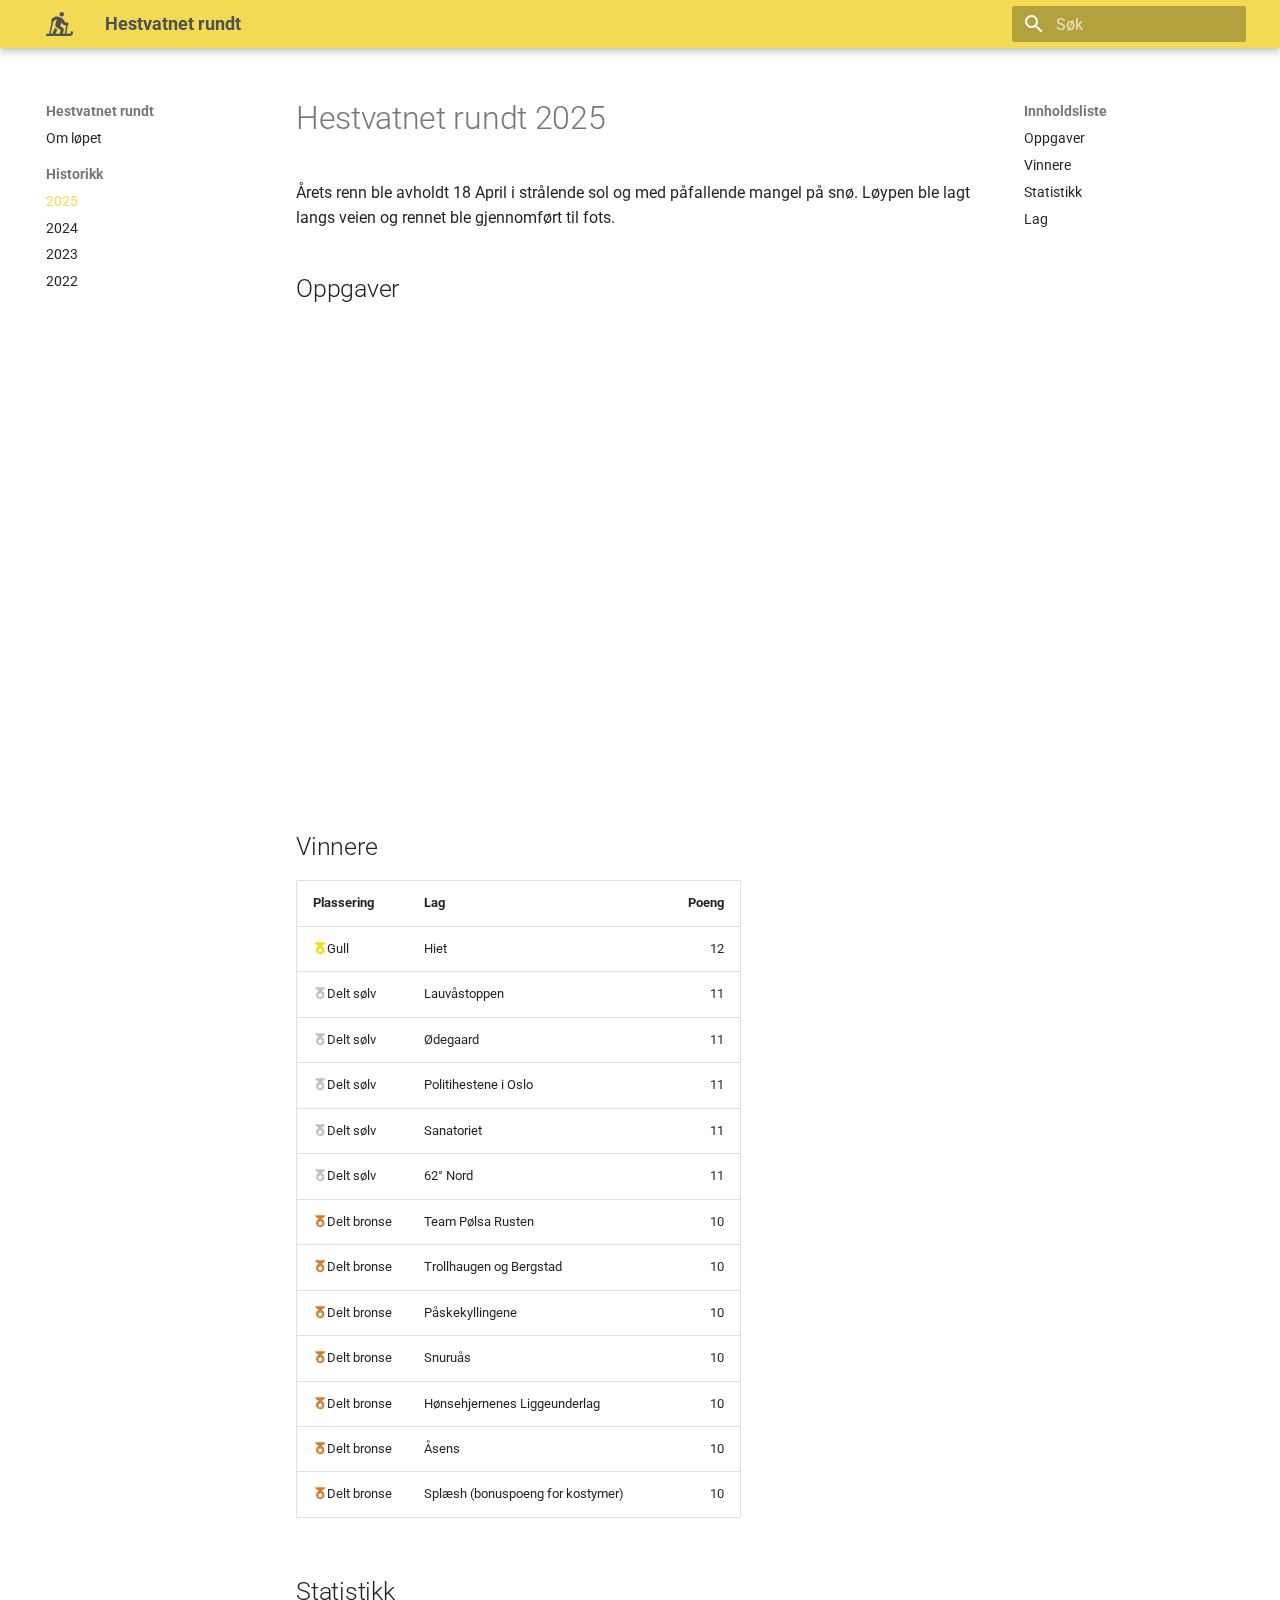
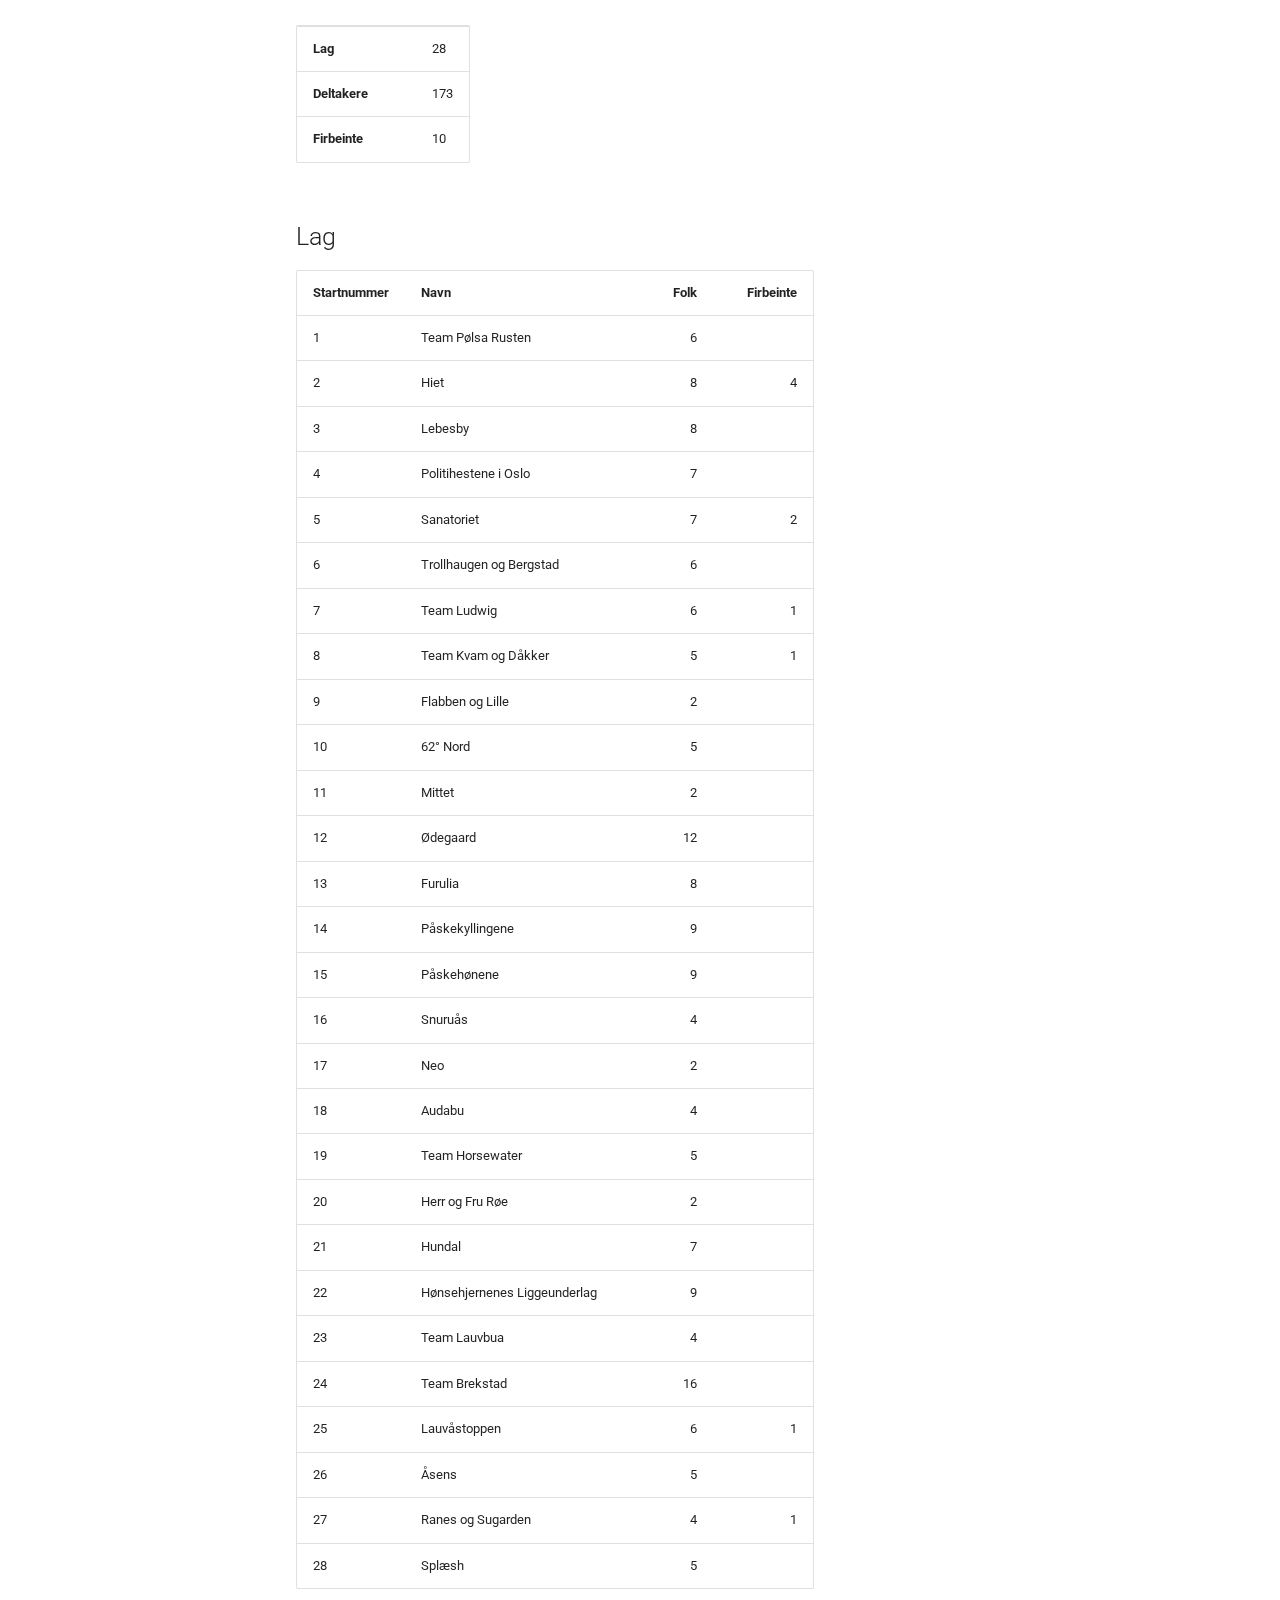
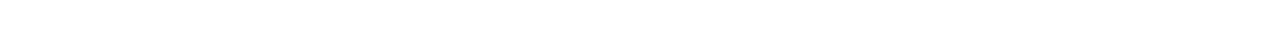
<file: 2025/index.html>
<!doctype html>
<html lang="nb" class="no-js">
  <head>
    
      <meta charset="utf-8">
      <meta name="viewport" content="width=device-width,initial-scale=1">
      
      
      
        <link rel="canonical" href="https://hestvatnet-rundt.no/2025/">
      
      
        <link rel="prev" href="..">
      
      
        <link rel="next" href="../2024/">
      
      
      <link rel="icon" href="../assets/images/favicon.png">
      <meta name="generator" content="mkdocs-1.6.1, mkdocs-material-9.6.12">
    
    
      
        <title>2025 - Hestvatnet rundt</title>
      
    
    
      <link rel="stylesheet" href="../assets/stylesheets/main.2afb09e1.min.css">
      
        
        <link rel="stylesheet" href="../assets/stylesheets/palette.06af60db.min.css">
      
      


    
    
      
    
    
      
        
        
        <link rel="preconnect" href="https://fonts.gstatic.com" crossorigin>
        <link rel="stylesheet" href="https://fonts.googleapis.com/css?family=Roboto:300,300i,400,400i,700,700i%7CRoboto+Mono:400,400i,700,700i&display=fallback">
        <style>:root{--md-text-font:"Roboto";--md-code-font:"Roboto Mono"}</style>
      
    
    
      <link rel="stylesheet" href="../stylesheets/extra.css">
    
    <script>__md_scope=new URL("..",location),__md_hash=e=>[...e].reduce(((e,_)=>(e<<5)-e+_.charCodeAt(0)),0),__md_get=(e,_=localStorage,t=__md_scope)=>JSON.parse(_.getItem(t.pathname+"."+e)),__md_set=(e,_,t=localStorage,a=__md_scope)=>{try{t.setItem(a.pathname+"."+e,JSON.stringify(_))}catch(e){}}</script>
    
      

    
    
    
  </head>
  
  
    
    
    
    
    
    <body dir="ltr" data-md-color-scheme="default" data-md-color-primary="custom" data-md-color-accent="amber">
  
    
    <input class="md-toggle" data-md-toggle="drawer" type="checkbox" id="__drawer" autocomplete="off">
    <input class="md-toggle" data-md-toggle="search" type="checkbox" id="__search" autocomplete="off">
    <label class="md-overlay" for="__drawer"></label>
    <div data-md-component="skip">
      
        
        <a href="#hestvatnet-rundt-2025" class="md-skip">
          Gå til innhold
        </a>
      
    </div>
    <div data-md-component="announce">
      
    </div>
    
    
      

  

<header class="md-header md-header--shadow" data-md-component="header">
  <nav class="md-header__inner md-grid" aria-label="Header">
    <a href=".." title="Hestvatnet rundt" class="md-header__button md-logo" aria-label="Hestvatnet rundt" data-md-component="logo">
      
  
  <svg xmlns="http://www.w3.org/2000/svg" viewBox="0 0 576 512"><!--! Font Awesome Free 6.7.2 by @fontawesome - https://fontawesome.com License - https://fontawesome.com/license/free (Icons: CC BY 4.0, Fonts: SIL OFL 1.1, Code: MIT License) Copyright 2024 Fonticons, Inc.--><path d="M336 96a48 48 0 1 0 0-96 48 48 0 1 0 0 96m-108.8 64c1.9 0 3.8.1 5.6.3L201.6 254c-9.3 28 1.7 58.8 26.8 74.5l86.2 53.9-23.3 81.6h-88.5l41.1-88.1-32.4-20.3c-7.8-4.9-14.7-10.7-20.6-17.3L132.2 464H99.8L154 206.4c4.6-1.5 9-4.1 12.7-7.8l23.1-23.1c9.9-9.9 23.4-15.5 37.5-15.5zm-105.8 38.6c.4.4.8.8 1.3 1.2L67 464H24c-13.3 0-24 10.7-24 24s10.7 24 24 24h480c39.8 0 72-32.2 72-72v-8c0-13.3-10.7-24-24-24s-24 10.7-24 24v8c0 13.3-10.7 24-24 24h-69.4l27.6-179.3c10.5-5.2 17.8-16.1 17.8-28.7 0-17.7-14.3-32-32-32h-21.3c-12.9 0-24.6-7.8-29.5-19.7l-6.3-15c-14.6-35.1-44.1-61.9-80.5-73.1l-48.7-15C250.6 97.8 239 96 227.3 96c-31 0-60.8 12.3-82.7 34.3l-23.1 23.1c-12.5 12.5-12.5 32.8 0 45.3zm308 89.4-27.1 176h-44.4l21.6-75.6c5.9-20.6-2.6-42.6-20.7-53.9L302 299l30.9-82.4 5.1 12.3c15 35.8 49.9 59.1 88.7 59.1z"/></svg>

    </a>
    <label class="md-header__button md-icon" for="__drawer">
      
      <svg xmlns="http://www.w3.org/2000/svg" viewBox="0 0 24 24"><path d="M3 6h18v2H3zm0 5h18v2H3zm0 5h18v2H3z"/></svg>
    </label>
    <div class="md-header__title" data-md-component="header-title">
      <div class="md-header__ellipsis">
        <div class="md-header__topic">
          <span class="md-ellipsis">
            Hestvatnet rundt
          </span>
        </div>
        <div class="md-header__topic" data-md-component="header-topic">
          <span class="md-ellipsis">
            
              2025
            
          </span>
        </div>
      </div>
    </div>
    
      
    
    
    
    
      
      
        <label class="md-header__button md-icon" for="__search">
          
          <svg xmlns="http://www.w3.org/2000/svg" viewBox="0 0 24 24"><path d="M9.5 3A6.5 6.5 0 0 1 16 9.5c0 1.61-.59 3.09-1.56 4.23l.27.27h.79l5 5-1.5 1.5-5-5v-.79l-.27-.27A6.52 6.52 0 0 1 9.5 16 6.5 6.5 0 0 1 3 9.5 6.5 6.5 0 0 1 9.5 3m0 2C7 5 5 7 5 9.5S7 14 9.5 14 14 12 14 9.5 12 5 9.5 5"/></svg>
        </label>
        <div class="md-search" data-md-component="search" role="dialog">
  <label class="md-search__overlay" for="__search"></label>
  <div class="md-search__inner" role="search">
    <form class="md-search__form" name="search">
      <input type="text" class="md-search__input" name="query" aria-label="Søk" placeholder="Søk" autocapitalize="off" autocorrect="off" autocomplete="off" spellcheck="false" data-md-component="search-query" required>
      <label class="md-search__icon md-icon" for="__search">
        
        <svg xmlns="http://www.w3.org/2000/svg" viewBox="0 0 24 24"><path d="M9.5 3A6.5 6.5 0 0 1 16 9.5c0 1.61-.59 3.09-1.56 4.23l.27.27h.79l5 5-1.5 1.5-5-5v-.79l-.27-.27A6.52 6.52 0 0 1 9.5 16 6.5 6.5 0 0 1 3 9.5 6.5 6.5 0 0 1 9.5 3m0 2C7 5 5 7 5 9.5S7 14 9.5 14 14 12 14 9.5 12 5 9.5 5"/></svg>
        
        <svg xmlns="http://www.w3.org/2000/svg" viewBox="0 0 24 24"><path d="M20 11v2H8l5.5 5.5-1.42 1.42L4.16 12l7.92-7.92L13.5 5.5 8 11z"/></svg>
      </label>
      <nav class="md-search__options" aria-label="Søk">
        
        <button type="reset" class="md-search__icon md-icon" title="Nullstill" aria-label="Nullstill" tabindex="-1">
          
          <svg xmlns="http://www.w3.org/2000/svg" viewBox="0 0 24 24"><path d="M19 6.41 17.59 5 12 10.59 6.41 5 5 6.41 10.59 12 5 17.59 6.41 19 12 13.41 17.59 19 19 17.59 13.41 12z"/></svg>
        </button>
      </nav>
      
    </form>
    <div class="md-search__output">
      <div class="md-search__scrollwrap" tabindex="0" data-md-scrollfix>
        <div class="md-search-result" data-md-component="search-result">
          <div class="md-search-result__meta">
            Starter søk
          </div>
          <ol class="md-search-result__list" role="presentation"></ol>
        </div>
      </div>
    </div>
  </div>
</div>
      
    
    
  </nav>
  
</header>
    
    <div class="md-container" data-md-component="container">
      
      
        
          
        
      
      <main class="md-main" data-md-component="main">
        <div class="md-main__inner md-grid">
          
            
              
              <div class="md-sidebar md-sidebar--primary" data-md-component="sidebar" data-md-type="navigation" >
                <div class="md-sidebar__scrollwrap">
                  <div class="md-sidebar__inner">
                    



<nav class="md-nav md-nav--primary" aria-label="Navigasjon" data-md-level="0">
  <label class="md-nav__title" for="__drawer">
    <a href=".." title="Hestvatnet rundt" class="md-nav__button md-logo" aria-label="Hestvatnet rundt" data-md-component="logo">
      
  
  <svg xmlns="http://www.w3.org/2000/svg" viewBox="0 0 576 512"><!--! Font Awesome Free 6.7.2 by @fontawesome - https://fontawesome.com License - https://fontawesome.com/license/free (Icons: CC BY 4.0, Fonts: SIL OFL 1.1, Code: MIT License) Copyright 2024 Fonticons, Inc.--><path d="M336 96a48 48 0 1 0 0-96 48 48 0 1 0 0 96m-108.8 64c1.9 0 3.8.1 5.6.3L201.6 254c-9.3 28 1.7 58.8 26.8 74.5l86.2 53.9-23.3 81.6h-88.5l41.1-88.1-32.4-20.3c-7.8-4.9-14.7-10.7-20.6-17.3L132.2 464H99.8L154 206.4c4.6-1.5 9-4.1 12.7-7.8l23.1-23.1c9.9-9.9 23.4-15.5 37.5-15.5zm-105.8 38.6c.4.4.8.8 1.3 1.2L67 464H24c-13.3 0-24 10.7-24 24s10.7 24 24 24h480c39.8 0 72-32.2 72-72v-8c0-13.3-10.7-24-24-24s-24 10.7-24 24v8c0 13.3-10.7 24-24 24h-69.4l27.6-179.3c10.5-5.2 17.8-16.1 17.8-28.7 0-17.7-14.3-32-32-32h-21.3c-12.9 0-24.6-7.8-29.5-19.7l-6.3-15c-14.6-35.1-44.1-61.9-80.5-73.1l-48.7-15C250.6 97.8 239 96 227.3 96c-31 0-60.8 12.3-82.7 34.3l-23.1 23.1c-12.5 12.5-12.5 32.8 0 45.3zm308 89.4-27.1 176h-44.4l21.6-75.6c5.9-20.6-2.6-42.6-20.7-53.9L302 299l30.9-82.4 5.1 12.3c15 35.8 49.9 59.1 88.7 59.1z"/></svg>

    </a>
    Hestvatnet rundt
  </label>
  
  <ul class="md-nav__list" data-md-scrollfix>
    
      
      
  
  
  
  
    <li class="md-nav__item">
      <a href=".." class="md-nav__link">
        
  
  
  <span class="md-ellipsis">
    Om løpet
    
  </span>
  

      </a>
    </li>
  

    
      
      
  
  
    
  
  
  
    
    
    
    
      
        
        
      
    
    
    <li class="md-nav__item md-nav__item--active md-nav__item--section md-nav__item--nested">
      
        
        
        <input class="md-nav__toggle md-toggle " type="checkbox" id="__nav_2" checked>
        
          
          <label class="md-nav__link" for="__nav_2" id="__nav_2_label" tabindex="">
            
  
  
  <span class="md-ellipsis">
    Historikk
    
  </span>
  

            <span class="md-nav__icon md-icon"></span>
          </label>
        
        <nav class="md-nav" data-md-level="1" aria-labelledby="__nav_2_label" aria-expanded="true">
          <label class="md-nav__title" for="__nav_2">
            <span class="md-nav__icon md-icon"></span>
            Historikk
          </label>
          <ul class="md-nav__list" data-md-scrollfix>
            
              
                
  
  
    
  
  
  
    <li class="md-nav__item md-nav__item--active">
      
      <input class="md-nav__toggle md-toggle" type="checkbox" id="__toc">
      
      
        
      
      
        <label class="md-nav__link md-nav__link--active" for="__toc">
          
  
  
  <span class="md-ellipsis">
    2025
    
  </span>
  

          <span class="md-nav__icon md-icon"></span>
        </label>
      
      <a href="./" class="md-nav__link md-nav__link--active">
        
  
  
  <span class="md-ellipsis">
    2025
    
  </span>
  

      </a>
      
        

<nav class="md-nav md-nav--secondary" aria-label="Innholdsliste">
  
  
  
    
  
  
    <label class="md-nav__title" for="__toc">
      <span class="md-nav__icon md-icon"></span>
      Innholdsliste
    </label>
    <ul class="md-nav__list" data-md-component="toc" data-md-scrollfix>
      
        <li class="md-nav__item">
  <a href="#oppgaver" class="md-nav__link">
    <span class="md-ellipsis">
      Oppgaver
    </span>
  </a>
  
</li>
      
        <li class="md-nav__item">
  <a href="#vinnere" class="md-nav__link">
    <span class="md-ellipsis">
      Vinnere
    </span>
  </a>
  
</li>
      
        <li class="md-nav__item">
  <a href="#statistikk" class="md-nav__link">
    <span class="md-ellipsis">
      Statistikk
    </span>
  </a>
  
</li>
      
        <li class="md-nav__item">
  <a href="#lag" class="md-nav__link">
    <span class="md-ellipsis">
      Lag
    </span>
  </a>
  
</li>
      
    </ul>
  
</nav>
      
    </li>
  

              
            
              
                
  
  
  
  
    <li class="md-nav__item">
      <a href="../2024/" class="md-nav__link">
        
  
  
  <span class="md-ellipsis">
    2024
    
  </span>
  

      </a>
    </li>
  

              
            
              
                
  
  
  
  
    <li class="md-nav__item">
      <a href="../2023/" class="md-nav__link">
        
  
  
  <span class="md-ellipsis">
    2023
    
  </span>
  

      </a>
    </li>
  

              
            
              
                
  
  
  
  
    <li class="md-nav__item">
      <a href="../2022/" class="md-nav__link">
        
  
  
  <span class="md-ellipsis">
    2022
    
  </span>
  

      </a>
    </li>
  

              
            
          </ul>
        </nav>
      
    </li>
  

    
  </ul>
</nav>
                  </div>
                </div>
              </div>
            
            
              
              <div class="md-sidebar md-sidebar--secondary" data-md-component="sidebar" data-md-type="toc" >
                <div class="md-sidebar__scrollwrap">
                  <div class="md-sidebar__inner">
                    

<nav class="md-nav md-nav--secondary" aria-label="Innholdsliste">
  
  
  
    
  
  
    <label class="md-nav__title" for="__toc">
      <span class="md-nav__icon md-icon"></span>
      Innholdsliste
    </label>
    <ul class="md-nav__list" data-md-component="toc" data-md-scrollfix>
      
        <li class="md-nav__item">
  <a href="#oppgaver" class="md-nav__link">
    <span class="md-ellipsis">
      Oppgaver
    </span>
  </a>
  
</li>
      
        <li class="md-nav__item">
  <a href="#vinnere" class="md-nav__link">
    <span class="md-ellipsis">
      Vinnere
    </span>
  </a>
  
</li>
      
        <li class="md-nav__item">
  <a href="#statistikk" class="md-nav__link">
    <span class="md-ellipsis">
      Statistikk
    </span>
  </a>
  
</li>
      
        <li class="md-nav__item">
  <a href="#lag" class="md-nav__link">
    <span class="md-ellipsis">
      Lag
    </span>
  </a>
  
</li>
      
    </ul>
  
</nav>
                  </div>
                </div>
              </div>
            
          
          
            <div class="md-content" data-md-component="content">
              <article class="md-content__inner md-typeset">
                
                  



<h1 id="hestvatnet-rundt-2025">Hestvatnet rundt 2025</h1>
<p>Årets renn ble avholdt 18 April i strålende sol og med påfallende mangel på snø.
Løypen ble lagt langs veien og rennet ble gjennomført til fots.</p>
<h2 id="oppgaver">Oppgaver</h2>
<iframe src="https://docs.google.com/presentation/d/e/2PACX-1vTzKJyu_xi3dplLEHz5EQDUXVIGUe8C-_nAyPdeDcFktUqDpyH48H-dFQttdyU5VShF0ZFskabvdz2N/pubembed?start=false&loop=false&delayms=10000" frameborder="0" width="951" height="460" allowfullscreen="true" mozallowfullscreen="true" webkitallowfullscreen="true"></iframe>

<h2 id="vinnere">Vinnere</h2>
<table>
<thead>
<tr>
<th>Plassering</th>
<th>Lag</th>
<th style="text-align: right;">Poeng</th>
</tr>
</thead>
<tbody>
<tr>
<td><span class="gold"><span class="twemoji"><svg xmlns="http://www.w3.org/2000/svg" viewBox="0 0 24 24"><path d="M20 2H4v2l5.81 4.36a7.004 7.004 0 0 0-4.46 8.84 6.996 6.996 0 0 0 8.84 4.46 7 7 0 0 0 0-13.3L20 4zm-5.06 17.5L12 17.78 9.06 19.5l.78-3.33-2.59-2.24 3.41-.29L12 10.5l1.34 3.14 3.41.29-2.59 2.24z"/></svg></span></span>Gull</td>
<td>Hiet</td>
<td style="text-align: right;">12</td>
</tr>
<tr>
<td><span class="silver"><span class="twemoji"><svg xmlns="http://www.w3.org/2000/svg" viewBox="0 0 24 24"><path d="M20 2H4v2l5.81 4.36a7.004 7.004 0 0 0-4.46 8.84 6.996 6.996 0 0 0 8.84 4.46 7 7 0 0 0 0-13.3L20 4zm-5.06 17.5L12 17.78 9.06 19.5l.78-3.33-2.59-2.24 3.41-.29L12 10.5l1.34 3.14 3.41.29-2.59 2.24z"/></svg></span></span>Delt sølv</td>
<td>Lauvåstoppen</td>
<td style="text-align: right;">11</td>
</tr>
<tr>
<td><span class="silver"><span class="twemoji"><svg xmlns="http://www.w3.org/2000/svg" viewBox="0 0 24 24"><path d="M20 2H4v2l5.81 4.36a7.004 7.004 0 0 0-4.46 8.84 6.996 6.996 0 0 0 8.84 4.46 7 7 0 0 0 0-13.3L20 4zm-5.06 17.5L12 17.78 9.06 19.5l.78-3.33-2.59-2.24 3.41-.29L12 10.5l1.34 3.14 3.41.29-2.59 2.24z"/></svg></span></span>Delt sølv</td>
<td>Ødegaard</td>
<td style="text-align: right;">11</td>
</tr>
<tr>
<td><span class="silver"><span class="twemoji"><svg xmlns="http://www.w3.org/2000/svg" viewBox="0 0 24 24"><path d="M20 2H4v2l5.81 4.36a7.004 7.004 0 0 0-4.46 8.84 6.996 6.996 0 0 0 8.84 4.46 7 7 0 0 0 0-13.3L20 4zm-5.06 17.5L12 17.78 9.06 19.5l.78-3.33-2.59-2.24 3.41-.29L12 10.5l1.34 3.14 3.41.29-2.59 2.24z"/></svg></span></span>Delt sølv</td>
<td>Politihestene i Oslo</td>
<td style="text-align: right;">11</td>
</tr>
<tr>
<td><span class="silver"><span class="twemoji"><svg xmlns="http://www.w3.org/2000/svg" viewBox="0 0 24 24"><path d="M20 2H4v2l5.81 4.36a7.004 7.004 0 0 0-4.46 8.84 6.996 6.996 0 0 0 8.84 4.46 7 7 0 0 0 0-13.3L20 4zm-5.06 17.5L12 17.78 9.06 19.5l.78-3.33-2.59-2.24 3.41-.29L12 10.5l1.34 3.14 3.41.29-2.59 2.24z"/></svg></span></span>Delt sølv</td>
<td>Sanatoriet</td>
<td style="text-align: right;">11</td>
</tr>
<tr>
<td><span class="silver"><span class="twemoji"><svg xmlns="http://www.w3.org/2000/svg" viewBox="0 0 24 24"><path d="M20 2H4v2l5.81 4.36a7.004 7.004 0 0 0-4.46 8.84 6.996 6.996 0 0 0 8.84 4.46 7 7 0 0 0 0-13.3L20 4zm-5.06 17.5L12 17.78 9.06 19.5l.78-3.33-2.59-2.24 3.41-.29L12 10.5l1.34 3.14 3.41.29-2.59 2.24z"/></svg></span></span>Delt sølv</td>
<td>62° Nord</td>
<td style="text-align: right;">11</td>
</tr>
<tr>
<td><span class="bronze"><span class="twemoji"><svg xmlns="http://www.w3.org/2000/svg" viewBox="0 0 24 24"><path d="M20 2H4v2l5.81 4.36a7.004 7.004 0 0 0-4.46 8.84 6.996 6.996 0 0 0 8.84 4.46 7 7 0 0 0 0-13.3L20 4zm-5.06 17.5L12 17.78 9.06 19.5l.78-3.33-2.59-2.24 3.41-.29L12 10.5l1.34 3.14 3.41.29-2.59 2.24z"/></svg></span></span>Delt bronse</td>
<td>Team Pølsa Rusten</td>
<td style="text-align: right;">10</td>
</tr>
<tr>
<td><span class="bronze"><span class="twemoji"><svg xmlns="http://www.w3.org/2000/svg" viewBox="0 0 24 24"><path d="M20 2H4v2l5.81 4.36a7.004 7.004 0 0 0-4.46 8.84 6.996 6.996 0 0 0 8.84 4.46 7 7 0 0 0 0-13.3L20 4zm-5.06 17.5L12 17.78 9.06 19.5l.78-3.33-2.59-2.24 3.41-.29L12 10.5l1.34 3.14 3.41.29-2.59 2.24z"/></svg></span></span>Delt bronse</td>
<td>Trollhaugen og Bergstad</td>
<td style="text-align: right;">10</td>
</tr>
<tr>
<td><span class="bronze"><span class="twemoji"><svg xmlns="http://www.w3.org/2000/svg" viewBox="0 0 24 24"><path d="M20 2H4v2l5.81 4.36a7.004 7.004 0 0 0-4.46 8.84 6.996 6.996 0 0 0 8.84 4.46 7 7 0 0 0 0-13.3L20 4zm-5.06 17.5L12 17.78 9.06 19.5l.78-3.33-2.59-2.24 3.41-.29L12 10.5l1.34 3.14 3.41.29-2.59 2.24z"/></svg></span></span>Delt bronse</td>
<td>Påskekyllingene</td>
<td style="text-align: right;">10</td>
</tr>
<tr>
<td><span class="bronze"><span class="twemoji"><svg xmlns="http://www.w3.org/2000/svg" viewBox="0 0 24 24"><path d="M20 2H4v2l5.81 4.36a7.004 7.004 0 0 0-4.46 8.84 6.996 6.996 0 0 0 8.84 4.46 7 7 0 0 0 0-13.3L20 4zm-5.06 17.5L12 17.78 9.06 19.5l.78-3.33-2.59-2.24 3.41-.29L12 10.5l1.34 3.14 3.41.29-2.59 2.24z"/></svg></span></span>Delt bronse</td>
<td>Snuruås</td>
<td style="text-align: right;">10</td>
</tr>
<tr>
<td><span class="bronze"><span class="twemoji"><svg xmlns="http://www.w3.org/2000/svg" viewBox="0 0 24 24"><path d="M20 2H4v2l5.81 4.36a7.004 7.004 0 0 0-4.46 8.84 6.996 6.996 0 0 0 8.84 4.46 7 7 0 0 0 0-13.3L20 4zm-5.06 17.5L12 17.78 9.06 19.5l.78-3.33-2.59-2.24 3.41-.29L12 10.5l1.34 3.14 3.41.29-2.59 2.24z"/></svg></span></span>Delt bronse</td>
<td>Hønsehjernenes Liggeunderlag</td>
<td style="text-align: right;">10</td>
</tr>
<tr>
<td><span class="bronze"><span class="twemoji"><svg xmlns="http://www.w3.org/2000/svg" viewBox="0 0 24 24"><path d="M20 2H4v2l5.81 4.36a7.004 7.004 0 0 0-4.46 8.84 6.996 6.996 0 0 0 8.84 4.46 7 7 0 0 0 0-13.3L20 4zm-5.06 17.5L12 17.78 9.06 19.5l.78-3.33-2.59-2.24 3.41-.29L12 10.5l1.34 3.14 3.41.29-2.59 2.24z"/></svg></span></span>Delt bronse</td>
<td>Åsens</td>
<td style="text-align: right;">10</td>
</tr>
<tr>
<td><span class="bronze"><span class="twemoji"><svg xmlns="http://www.w3.org/2000/svg" viewBox="0 0 24 24"><path d="M20 2H4v2l5.81 4.36a7.004 7.004 0 0 0-4.46 8.84 6.996 6.996 0 0 0 8.84 4.46 7 7 0 0 0 0-13.3L20 4zm-5.06 17.5L12 17.78 9.06 19.5l.78-3.33-2.59-2.24 3.41-.29L12 10.5l1.34 3.14 3.41.29-2.59 2.24z"/></svg></span></span>Delt bronse</td>
<td>Splæsh (bonuspoeng for kostymer)</td>
<td style="text-align: right;">10</td>
</tr>
</tbody>
</table>
<h2 id="statistikk">Statistikk</h2>
<table>
<tr><td><strong>Lag</strong><td><td>28</td></tr>
<tr><td><strong>Deltakere</strong><td><td>173</td></tr>
<tr><td><strong>Firbeinte</strong><td><td>10</td></tr>
</table>

<h2 id="lag">Lag</h2>
<table>
<thead>
<tr>
<th>Startnummer</th>
<th>Navn</th>
<th style="text-align: right;">Folk</th>
<th style="text-align: right;">Firbeinte</th>
</tr>
</thead>
<tbody>
<tr>
<td>1</td>
<td>Team Pølsa Rusten</td>
<td style="text-align: right;">6</td>
<td style="text-align: right;"></td>
</tr>
<tr>
<td>2</td>
<td>Hiet</td>
<td style="text-align: right;">8</td>
<td style="text-align: right;">4</td>
</tr>
<tr>
<td>3</td>
<td>Lebesby</td>
<td style="text-align: right;">8</td>
<td style="text-align: right;"></td>
</tr>
<tr>
<td>4</td>
<td>Politihestene i Oslo</td>
<td style="text-align: right;">7</td>
<td style="text-align: right;"></td>
</tr>
<tr>
<td>5</td>
<td>Sanatoriet</td>
<td style="text-align: right;">7</td>
<td style="text-align: right;">2</td>
</tr>
<tr>
<td>6</td>
<td>Trollhaugen og Bergstad</td>
<td style="text-align: right;">6</td>
<td style="text-align: right;"></td>
</tr>
<tr>
<td>7</td>
<td>Team Ludwig</td>
<td style="text-align: right;">6</td>
<td style="text-align: right;">1</td>
</tr>
<tr>
<td>8</td>
<td>Team Kvam og Dåkker</td>
<td style="text-align: right;">5</td>
<td style="text-align: right;">1</td>
</tr>
<tr>
<td>9</td>
<td>Flabben og Lille</td>
<td style="text-align: right;">2</td>
<td style="text-align: right;"></td>
</tr>
<tr>
<td>10</td>
<td>62° Nord</td>
<td style="text-align: right;">5</td>
<td style="text-align: right;"></td>
</tr>
<tr>
<td>11</td>
<td>Mittet</td>
<td style="text-align: right;">2</td>
<td style="text-align: right;"></td>
</tr>
<tr>
<td>12</td>
<td>Ødegaard</td>
<td style="text-align: right;">12</td>
<td style="text-align: right;"></td>
</tr>
<tr>
<td>13</td>
<td>Furulia</td>
<td style="text-align: right;">8</td>
<td style="text-align: right;"></td>
</tr>
<tr>
<td>14</td>
<td>Påskekyllingene</td>
<td style="text-align: right;">9</td>
<td style="text-align: right;"></td>
</tr>
<tr>
<td>15</td>
<td>Påskehønene</td>
<td style="text-align: right;">9</td>
<td style="text-align: right;"></td>
</tr>
<tr>
<td>16</td>
<td>Snuruås</td>
<td style="text-align: right;">4</td>
<td style="text-align: right;"></td>
</tr>
<tr>
<td>17</td>
<td>Neo</td>
<td style="text-align: right;">2</td>
<td style="text-align: right;"></td>
</tr>
<tr>
<td>18</td>
<td>Audabu</td>
<td style="text-align: right;">4</td>
<td style="text-align: right;"></td>
</tr>
<tr>
<td>19</td>
<td>Team Horsewater</td>
<td style="text-align: right;">5</td>
<td style="text-align: right;"></td>
</tr>
<tr>
<td>20</td>
<td>Herr og Fru Røe</td>
<td style="text-align: right;">2</td>
<td style="text-align: right;"></td>
</tr>
<tr>
<td>21</td>
<td>Hundal</td>
<td style="text-align: right;">7</td>
<td style="text-align: right;"></td>
</tr>
<tr>
<td>22</td>
<td>Hønsehjernenes Liggeunderlag</td>
<td style="text-align: right;">9</td>
<td style="text-align: right;"></td>
</tr>
<tr>
<td>23</td>
<td>Team Lauvbua</td>
<td style="text-align: right;">4</td>
<td style="text-align: right;"></td>
</tr>
<tr>
<td>24</td>
<td>Team Brekstad</td>
<td style="text-align: right;">16</td>
<td style="text-align: right;"></td>
</tr>
<tr>
<td>25</td>
<td>Lauvåstoppen</td>
<td style="text-align: right;">6</td>
<td style="text-align: right;">1</td>
</tr>
<tr>
<td>26</td>
<td>Åsens</td>
<td style="text-align: right;">5</td>
<td style="text-align: right;"></td>
</tr>
<tr>
<td>27</td>
<td>Ranes og Sugarden</td>
<td style="text-align: right;">4</td>
<td style="text-align: right;">1</td>
</tr>
<tr>
<td>28</td>
<td>Splæsh</td>
<td style="text-align: right;">5</td>
<td style="text-align: right;"></td>
</tr>
</tbody>
</table>












                
              </article>
            </div>
          
          
<script>var target=document.getElementById(location.hash.slice(1));target&&target.name&&(target.checked=target.name.startsWith("__tabbed_"))</script>
        </div>
        
      </main>
      
        <footer class="md-footer">
  
  <div class="md-footer-meta md-typeset">
    <div class="md-footer-meta__inner md-grid">
      <div class="md-copyright">
  
    <div class="md-copyright__highlight">
      Copyright &copy; 2025 Furusjøen-Hestvatnet Løypeforening
    </div>
  
  
    Made with
    <a href="https://squidfunk.github.io/mkdocs-material/" target="_blank" rel="noopener">
      Material for MkDocs
    </a>
  
</div>
      
        <div class="md-social">
  
    
    
    
    
      
      
    
    <a href="https://github.com/kriberg/hestvatnet-rundt" target="_blank" rel="noopener" title="github.com" class="md-social__link">
      <svg xmlns="http://www.w3.org/2000/svg" viewBox="0 0 496 512"><!--! Font Awesome Free 6.7.2 by @fontawesome - https://fontawesome.com License - https://fontawesome.com/license/free (Icons: CC BY 4.0, Fonts: SIL OFL 1.1, Code: MIT License) Copyright 2024 Fonticons, Inc.--><path d="M165.9 397.4c0 2-2.3 3.6-5.2 3.6-3.3.3-5.6-1.3-5.6-3.6 0-2 2.3-3.6 5.2-3.6 3-.3 5.6 1.3 5.6 3.6m-31.1-4.5c-.7 2 1.3 4.3 4.3 4.9 2.6 1 5.6 0 6.2-2s-1.3-4.3-4.3-5.2c-2.6-.7-5.5.3-6.2 2.3m44.2-1.7c-2.9.7-4.9 2.6-4.6 4.9.3 2 2.9 3.3 5.9 2.6 2.9-.7 4.9-2.6 4.6-4.6-.3-1.9-3-3.2-5.9-2.9M244.8 8C106.1 8 0 113.3 0 252c0 110.9 69.8 205.8 169.5 239.2 12.8 2.3 17.3-5.6 17.3-12.1 0-6.2-.3-40.4-.3-61.4 0 0-70 15-84.7-29.8 0 0-11.4-29.1-27.8-36.6 0 0-22.9-15.7 1.6-15.4 0 0 24.9 2 38.6 25.8 21.9 38.6 58.6 27.5 72.9 20.9 2.3-16 8.8-27.1 16-33.7-55.9-6.2-112.3-14.3-112.3-110.5 0-27.5 7.6-41.3 23.6-58.9-2.6-6.5-11.1-33.3 2.6-67.9 20.9-6.5 69 27 69 27 20-5.6 41.5-8.5 62.8-8.5s42.8 2.9 62.8 8.5c0 0 48.1-33.6 69-27 13.7 34.7 5.2 61.4 2.6 67.9 16 17.7 25.8 31.5 25.8 58.9 0 96.5-58.9 104.2-114.8 110.5 9.2 7.9 17 22.9 17 46.4 0 33.7-.3 75.4-.3 83.6 0 6.5 4.6 14.4 17.3 12.1C428.2 457.8 496 362.9 496 252 496 113.3 383.5 8 244.8 8M97.2 352.9c-1.3 1-1 3.3.7 5.2 1.6 1.6 3.9 2.3 5.2 1 1.3-1 1-3.3-.7-5.2-1.6-1.6-3.9-2.3-5.2-1m-10.8-8.1c-.7 1.3.3 2.9 2.3 3.9 1.6 1 3.6.7 4.3-.7.7-1.3-.3-2.9-2.3-3.9-2-.6-3.6-.3-4.3.7m32.4 35.6c-1.6 1.3-1 4.3 1.3 6.2 2.3 2.3 5.2 2.6 6.5 1 1.3-1.3.7-4.3-1.3-6.2-2.2-2.3-5.2-2.6-6.5-1m-11.4-14.7c-1.6 1-1.6 3.6 0 5.9s4.3 3.3 5.6 2.3c1.6-1.3 1.6-3.9 0-6.2-1.4-2.3-4-3.3-5.6-2"/></svg>
    </a>
  
</div>
      
    </div>
  </div>
</footer>
      
    </div>
    <div class="md-dialog" data-md-component="dialog">
      <div class="md-dialog__inner md-typeset"></div>
    </div>
    
    
    
      
      <script id="__config" type="application/json">{"base": "..", "features": ["navigation.instant", "navigation.expand", "navigation.sections"], "search": "../assets/javascripts/workers/search.f8cc74c7.min.js", "tags": null, "translations": {"clipboard.copied": "Kopiert til utklippstavlen", "clipboard.copy": "Kopier til utklippstavlen", "search.result.more.one": "1 til p\u00e5 denne siden", "search.result.more.other": "# flere p\u00e5 denne siden", "search.result.none": "Ingen treff", "search.result.one": "1 treff", "search.result.other": "# treff", "search.result.placeholder": "Skriv s\u00f8keord", "search.result.term.missing": "Mangler", "select.version": "Velg versjon"}, "version": null}</script>
    
    
      <script src="../assets/javascripts/bundle.c8b220af.min.js"></script>
      
    
  </body>
</html>
</file>
<file: stylesheets/extra.css>
:root {
  --md-primary-fg-color: #F2DA54;
}

div.md-header__title {
  color: #505050;
}
a.md-header__button {
  color: #505050;
}

footer.md-footer {
  display: none;
}

span.gold {
  color: #FFD700;
}

span.silver {
  color: #C0C0C0;
}
span.bronze {
  color: #CD7F32;
}
</file>
<file: assets/stylesheets/main.2afb09e1.min.css>
@charset "UTF-8";html{-webkit-text-size-adjust:none;-moz-text-size-adjust:none;text-size-adjust:none;box-sizing:border-box}*,:after,:before{box-sizing:inherit}@media (prefers-reduced-motion){*,:after,:before{transition:none!important}}body{margin:0}a,button,input,label{-webkit-tap-highlight-color:transparent}a{color:inherit;text-decoration:none}hr{border:0;box-sizing:initial;display:block;height:.05rem;overflow:visible;padding:0}small{font-size:80%}sub,sup{line-height:1em}img{border-style:none}table{border-collapse:initial;border-spacing:0}td,th{font-weight:400;vertical-align:top}button{background:#0000;border:0;font-family:inherit;font-size:inherit;margin:0;padding:0}input{border:0;outline:none}:root{--md-primary-fg-color:#4051b5;--md-primary-fg-color--light:#5d6cc0;--md-primary-fg-color--dark:#303fa1;--md-primary-bg-color:#fff;--md-primary-bg-color--light:#ffffffb3;--md-accent-fg-color:#526cfe;--md-accent-fg-color--transparent:#526cfe1a;--md-accent-bg-color:#fff;--md-accent-bg-color--light:#ffffffb3}[data-md-color-scheme=default]{color-scheme:light}[data-md-color-scheme=default] img[src$="#gh-dark-mode-only"],[data-md-color-scheme=default] img[src$="#only-dark"]{display:none}:root,[data-md-color-scheme=default]{--md-hue:225deg;--md-default-fg-color:#000000de;--md-default-fg-color--light:#0000008a;--md-default-fg-color--lighter:#00000052;--md-default-fg-color--lightest:#00000012;--md-default-bg-color:#fff;--md-default-bg-color--light:#ffffffb3;--md-default-bg-color--lighter:#ffffff4d;--md-default-bg-color--lightest:#ffffff1f;--md-code-fg-color:#36464e;--md-code-bg-color:#f5f5f5;--md-code-hl-color:#4287ff;--md-code-hl-color--light:#4287ff1a;--md-code-hl-number-color:#d52a2a;--md-code-hl-special-color:#db1457;--md-code-hl-function-color:#a846b9;--md-code-hl-constant-color:#6e59d9;--md-code-hl-keyword-color:#3f6ec6;--md-code-hl-string-color:#1c7d4d;--md-code-hl-name-color:var(--md-code-fg-color);--md-code-hl-operator-color:var(--md-default-fg-color--light);--md-code-hl-punctuation-color:var(--md-default-fg-color--light);--md-code-hl-comment-color:var(--md-default-fg-color--light);--md-code-hl-generic-color:var(--md-default-fg-color--light);--md-code-hl-variable-color:var(--md-default-fg-color--light);--md-typeset-color:var(--md-default-fg-color);--md-typeset-a-color:var(--md-primary-fg-color);--md-typeset-del-color:#f5503d26;--md-typeset-ins-color:#0bd57026;--md-typeset-kbd-color:#fafafa;--md-typeset-kbd-accent-color:#fff;--md-typeset-kbd-border-color:#b8b8b8;--md-typeset-mark-color:#ffff0080;--md-typeset-table-color:#0000001f;--md-typeset-table-color--light:rgba(0,0,0,.035);--md-admonition-fg-color:var(--md-default-fg-color);--md-admonition-bg-color:var(--md-default-bg-color);--md-warning-fg-color:#000000de;--md-warning-bg-color:#ff9;--md-footer-fg-color:#fff;--md-footer-fg-color--light:#ffffffb3;--md-footer-fg-color--lighter:#ffffff73;--md-footer-bg-color:#000000de;--md-footer-bg-color--dark:#00000052;--md-shadow-z1:0 0.2rem 0.5rem #0000000d,0 0 0.05rem #0000001a;--md-shadow-z2:0 0.2rem 0.5rem #0000001a,0 0 0.05rem #00000040;--md-shadow-z3:0 0.2rem 0.5rem #0003,0 0 0.05rem #00000059}.md-icon svg{fill:currentcolor;display:block;height:1.2rem;width:1.2rem}body{-webkit-font-smoothing:antialiased;-moz-osx-font-smoothing:grayscale;--md-text-font-family:var(--md-text-font,_),-apple-system,BlinkMacSystemFont,Helvetica,Arial,sans-serif;--md-code-font-family:var(--md-code-font,_),SFMono-Regular,Consolas,Menlo,monospace}aside,body,input{font-feature-settings:"kern","liga";color:var(--md-typeset-color);font-family:var(--md-text-font-family)}code,kbd,pre{font-feature-settings:"kern";font-family:var(--md-code-font-family)}:root{--md-typeset-table-sort-icon:url('data:image/svg+xml;charset=utf-8,<svg xmlns="http://www.w3.org/2000/svg" viewBox="0 0 24 24"><path d="m18 21-4-4h3V7h-3l4-4 4 4h-3v10h3M2 19v-2h10v2M2 13v-2h7v2M2 7V5h4v2z"/></svg>');--md-typeset-table-sort-icon--asc:url('data:image/svg+xml;charset=utf-8,<svg xmlns="http://www.w3.org/2000/svg" viewBox="0 0 24 24"><path d="M19 17h3l-4 4-4-4h3V3h2M2 17h10v2H2M6 5v2H2V5m0 6h7v2H2z"/></svg>');--md-typeset-table-sort-icon--desc:url('data:image/svg+xml;charset=utf-8,<svg xmlns="http://www.w3.org/2000/svg" viewBox="0 0 24 24"><path d="M19 7h3l-4-4-4 4h3v14h2M2 17h10v2H2M6 5v2H2V5m0 6h7v2H2z"/></svg>')}.md-typeset{-webkit-print-color-adjust:exact;color-adjust:exact;font-size:.8rem;line-height:1.6;overflow-wrap:break-word}@media print{.md-typeset{font-size:.68rem}}.md-typeset blockquote,.md-typeset dl,.md-typeset figure,.md-typeset ol,.md-typeset pre,.md-typeset ul{margin-bottom:1em;margin-top:1em}.md-typeset h1{color:var(--md-default-fg-color--light);font-size:2em;line-height:1.3;margin:0 0 1.25em}.md-typeset h1,.md-typeset h2{font-weight:300;letter-spacing:-.01em}.md-typeset h2{font-size:1.5625em;line-height:1.4;margin:1.6em 0 .64em}.md-typeset h3{font-size:1.25em;font-weight:400;letter-spacing:-.01em;line-height:1.5;margin:1.6em 0 .8em}.md-typeset h2+h3{margin-top:.8em}.md-typeset h4{font-weight:700;letter-spacing:-.01em;margin:1em 0}.md-typeset h5,.md-typeset h6{color:var(--md-default-fg-color--light);font-size:.8em;font-weight:700;letter-spacing:-.01em;margin:1.25em 0}.md-typeset h5{text-transform:uppercase}.md-typeset h5 code{text-transform:none}.md-typeset hr{border-bottom:.05rem solid var(--md-default-fg-color--lightest);display:flow-root;margin:1.5em 0}.md-typeset a{color:var(--md-typeset-a-color);word-break:break-word}.md-typeset a,.md-typeset a:before{transition:color 125ms}.md-typeset a:focus,.md-typeset a:hover{color:var(--md-accent-fg-color)}.md-typeset a:focus code,.md-typeset a:hover code{background-color:var(--md-accent-fg-color--transparent)}.md-typeset a code{color:currentcolor;transition:background-color 125ms}.md-typeset a.focus-visible{outline-color:var(--md-accent-fg-color);outline-offset:.2rem}.md-typeset code,.md-typeset kbd,.md-typeset pre{color:var(--md-code-fg-color);direction:ltr;font-variant-ligatures:none}@media print{.md-typeset code,.md-typeset kbd,.md-typeset pre{white-space:pre-wrap}}.md-typeset code{background-color:var(--md-code-bg-color);border-radius:.1rem;-webkit-box-decoration-break:clone;box-decoration-break:clone;font-size:.85em;padding:0 .2941176471em;word-break:break-word}.md-typeset code:not(.focus-visible){-webkit-tap-highlight-color:transparent;outline:none}.md-typeset pre{display:flow-root;line-height:1.4;position:relative}.md-typeset pre>code{-webkit-box-decoration-break:slice;box-decoration-break:slice;box-shadow:none;display:block;margin:0;outline-color:var(--md-accent-fg-color);overflow:auto;padding:.7720588235em 1.1764705882em;scrollbar-color:var(--md-default-fg-color--lighter) #0000;scrollbar-width:thin;touch-action:auto;word-break:normal}.md-typeset pre>code:hover{scrollbar-color:var(--md-accent-fg-color) #0000}.md-typeset pre>code::-webkit-scrollbar{height:.2rem;width:.2rem}.md-typeset pre>code::-webkit-scrollbar-thumb{background-color:var(--md-default-fg-color--lighter)}.md-typeset pre>code::-webkit-scrollbar-thumb:hover{background-color:var(--md-accent-fg-color)}.md-typeset kbd{background-color:var(--md-typeset-kbd-color);border-radius:.1rem;box-shadow:0 .1rem 0 .05rem var(--md-typeset-kbd-border-color),0 .1rem 0 var(--md-typeset-kbd-border-color),0 -.1rem .2rem var(--md-typeset-kbd-accent-color) inset;color:var(--md-default-fg-color);display:inline-block;font-size:.75em;padding:0 .6666666667em;vertical-align:text-top;word-break:break-word}.md-typeset mark{background-color:var(--md-typeset-mark-color);-webkit-box-decoration-break:clone;box-decoration-break:clone;color:inherit;word-break:break-word}.md-typeset abbr{border-bottom:.05rem dotted var(--md-default-fg-color--light);cursor:help;text-decoration:none}.md-typeset small{opacity:.75}[dir=ltr] .md-typeset sub,[dir=ltr] .md-typeset sup{margin-left:.078125em}[dir=rtl] .md-typeset sub,[dir=rtl] .md-typeset sup{margin-right:.078125em}[dir=ltr] .md-typeset blockquote{padding-left:.6rem}[dir=rtl] .md-typeset blockquote{padding-right:.6rem}[dir=ltr] .md-typeset blockquote{border-left:.2rem solid var(--md-default-fg-color--lighter)}[dir=rtl] .md-typeset blockquote{border-right:.2rem solid var(--md-default-fg-color--lighter)}.md-typeset blockquote{color:var(--md-default-fg-color--light);margin-left:0;margin-right:0}.md-typeset ul{list-style-type:disc}.md-typeset ul[type]{list-style-type:revert-layer}[dir=ltr] .md-typeset ol,[dir=ltr] .md-typeset ul{margin-left:.625em}[dir=rtl] .md-typeset ol,[dir=rtl] .md-typeset ul{margin-right:.625em}.md-typeset ol,.md-typeset ul{padding:0}.md-typeset ol:not([hidden]),.md-typeset ul:not([hidden]){display:flow-root}.md-typeset ol ol,.md-typeset ul ol{list-style-type:lower-alpha}.md-typeset ol ol ol,.md-typeset ul ol ol{list-style-type:lower-roman}.md-typeset ol ol ol ol,.md-typeset ul ol ol ol{list-style-type:upper-alpha}.md-typeset ol ol ol ol ol,.md-typeset ul ol ol ol ol{list-style-type:upper-roman}.md-typeset ol[type],.md-typeset ul[type]{list-style-type:revert-layer}[dir=ltr] .md-typeset ol li,[dir=ltr] .md-typeset ul li{margin-left:1.25em}[dir=rtl] .md-typeset ol li,[dir=rtl] .md-typeset ul li{margin-right:1.25em}.md-typeset ol li,.md-typeset ul li{margin-bottom:.5em}.md-typeset ol li blockquote,.md-typeset ol li p,.md-typeset ul li blockquote,.md-typeset ul li p{margin:.5em 0}.md-typeset ol li:last-child,.md-typeset ul li:last-child{margin-bottom:0}[dir=ltr] .md-typeset ol li ol,[dir=ltr] .md-typeset ol li ul,[dir=ltr] .md-typeset ul li ol,[dir=ltr] .md-typeset ul li ul{margin-left:.625em}[dir=rtl] .md-typeset ol li ol,[dir=rtl] .md-typeset ol li ul,[dir=rtl] .md-typeset ul li ol,[dir=rtl] .md-typeset ul li ul{margin-right:.625em}.md-typeset ol li ol,.md-typeset ol li ul,.md-typeset ul li ol,.md-typeset ul li ul{margin-bottom:.5em;margin-top:.5em}[dir=ltr] .md-typeset dd{margin-left:1.875em}[dir=rtl] .md-typeset dd{margin-right:1.875em}.md-typeset dd{margin-bottom:1.5em;margin-top:1em}.md-typeset img,.md-typeset svg,.md-typeset video{height:auto;max-width:100%}.md-typeset img[align=left]{margin:1em 1em 1em 0}.md-typeset img[align=right]{margin:1em 0 1em 1em}.md-typeset img[align]:only-child{margin-top:0}.md-typeset figure{display:flow-root;margin:1em auto;max-width:100%;text-align:center;width:-moz-fit-content;width:fit-content}.md-typeset figure img{display:block;margin:0 auto}.md-typeset figcaption{font-style:italic;margin:1em auto;max-width:24rem}.md-typeset iframe{max-width:100%}.md-typeset table:not([class]){background-color:var(--md-default-bg-color);border:.05rem solid var(--md-typeset-table-color);border-radius:.1rem;display:inline-block;font-size:.64rem;max-width:100%;overflow:auto;touch-action:auto}@media print{.md-typeset table:not([class]){display:table}}.md-typeset table:not([class])+*{margin-top:1.5em}.md-typeset table:not([class]) td>:first-child,.md-typeset table:not([class]) th>:first-child{margin-top:0}.md-typeset table:not([class]) td>:last-child,.md-typeset table:not([class]) th>:last-child{margin-bottom:0}.md-typeset table:not([class]) td:not([align]),.md-typeset table:not([class]) th:not([align]){text-align:left}[dir=rtl] .md-typeset table:not([class]) td:not([align]),[dir=rtl] .md-typeset table:not([class]) th:not([align]){text-align:right}.md-typeset table:not([class]) th{font-weight:700;min-width:5rem;padding:.9375em 1.25em;vertical-align:top}.md-typeset table:not([class]) td{border-top:.05rem solid var(--md-typeset-table-color);padding:.9375em 1.25em;vertical-align:top}.md-typeset table:not([class]) tbody tr{transition:background-color 125ms}.md-typeset table:not([class]) tbody tr:hover{background-color:var(--md-typeset-table-color--light);box-shadow:0 .05rem 0 var(--md-default-bg-color) inset}.md-typeset table:not([class]) a{word-break:normal}.md-typeset table th[role=columnheader]{cursor:pointer}[dir=ltr] .md-typeset table th[role=columnheader]:after{margin-left:.5em}[dir=rtl] .md-typeset table th[role=columnheader]:after{margin-right:.5em}.md-typeset table th[role=columnheader]:after{content:"";display:inline-block;height:1.2em;-webkit-mask-image:var(--md-typeset-table-sort-icon);mask-image:var(--md-typeset-table-sort-icon);-webkit-mask-repeat:no-repeat;mask-repeat:no-repeat;-webkit-mask-size:contain;mask-size:contain;transition:background-color 125ms;vertical-align:text-bottom;width:1.2em}.md-typeset table th[role=columnheader]:hover:after{background-color:var(--md-default-fg-color--lighter)}.md-typeset table th[role=columnheader][aria-sort=ascending]:after{background-color:var(--md-default-fg-color--light);-webkit-mask-image:var(--md-typeset-table-sort-icon--asc);mask-image:var(--md-typeset-table-sort-icon--asc)}.md-typeset table th[role=columnheader][aria-sort=descending]:after{background-color:var(--md-default-fg-color--light);-webkit-mask-image:var(--md-typeset-table-sort-icon--desc);mask-image:var(--md-typeset-table-sort-icon--desc)}.md-typeset__scrollwrap{margin:1em -.8rem;overflow-x:auto;touch-action:auto}.md-typeset__table{display:inline-block;margin-bottom:.5em;padding:0 .8rem}@media print{.md-typeset__table{display:block}}html .md-typeset__table table{display:table;margin:0;overflow:hidden;width:100%}@media screen and (max-width:44.984375em){.md-content__inner>pre{margin:1em -.8rem}.md-content__inner>pre code{border-radius:0}}.md-typeset .md-author{border-radius:100%;display:block;flex-shrink:0;height:1.6rem;overflow:hidden;position:relative;transition:color 125ms,transform 125ms;width:1.6rem}.md-typeset .md-author img{display:block}.md-typeset .md-author--more{background:var(--md-default-fg-color--lightest);color:var(--md-default-fg-color--lighter);font-size:.6rem;font-weight:700;line-height:1.6rem;text-align:center}.md-typeset .md-author--long{height:2.4rem;width:2.4rem}.md-typeset a.md-author{transform:scale(1)}.md-typeset a.md-author img{border-radius:100%;filter:grayscale(100%) opacity(75%);transition:filter 125ms}.md-typeset a.md-author:focus,.md-typeset a.md-author:hover{transform:scale(1.1);z-index:1}.md-typeset a.md-author:focus img,.md-typeset a.md-author:hover img{filter:grayscale(0)}.md-banner{background-color:var(--md-footer-bg-color);color:var(--md-footer-fg-color);overflow:auto}@media print{.md-banner{display:none}}.md-banner--warning{background-color:var(--md-warning-bg-color);color:var(--md-warning-fg-color)}.md-banner__inner{font-size:.7rem;margin:.6rem auto;padding:0 .8rem}[dir=ltr] .md-banner__button{float:right}[dir=rtl] .md-banner__button{float:left}.md-banner__button{color:inherit;cursor:pointer;transition:opacity .25s}.no-js .md-banner__button{display:none}.md-banner__button:hover{opacity:.7}html{font-size:125%;height:100%;overflow-x:hidden}@media screen and (min-width:100em){html{font-size:137.5%}}@media screen and (min-width:125em){html{font-size:150%}}body{background-color:var(--md-default-bg-color);display:flex;flex-direction:column;font-size:.5rem;min-height:100%;position:relative;width:100%}@media print{body{display:block}}@media screen and (max-width:59.984375em){body[data-md-scrolllock]{position:fixed}}.md-grid{margin-left:auto;margin-right:auto;max-width:61rem}.md-container{display:flex;flex-direction:column;flex-grow:1}@media print{.md-container{display:block}}.md-main{flex-grow:1}.md-main__inner{display:flex;height:100%;margin-top:1.5rem}.md-ellipsis{overflow:hidden;text-overflow:ellipsis}.md-toggle{display:none}.md-option{height:0;opacity:0;position:absolute;width:0}.md-option:checked+label:not([hidden]){display:block}.md-option.focus-visible+label{outline-color:var(--md-accent-fg-color);outline-style:auto}.md-skip{background-color:var(--md-default-fg-color);border-radius:.1rem;color:var(--md-default-bg-color);font-size:.64rem;margin:.5rem;opacity:0;outline-color:var(--md-accent-fg-color);padding:.3rem .5rem;position:fixed;transform:translateY(.4rem);z-index:-1}.md-skip:focus{opacity:1;transform:translateY(0);transition:transform .25s cubic-bezier(.4,0,.2,1),opacity 175ms 75ms;z-index:10}@page{margin:25mm}:root{--md-clipboard-icon:url('data:image/svg+xml;charset=utf-8,<svg xmlns="http://www.w3.org/2000/svg" viewBox="0 0 24 24"><path d="M19 21H8V7h11m0-2H8a2 2 0 0 0-2 2v14a2 2 0 0 0 2 2h11a2 2 0 0 0 2-2V7a2 2 0 0 0-2-2m-3-4H4a2 2 0 0 0-2 2v14h2V3h12z"/></svg>')}.md-clipboard{border-radius:.1rem;color:var(--md-default-fg-color--lightest);cursor:pointer;height:1.5em;outline-color:var(--md-accent-fg-color);outline-offset:.1rem;position:absolute;right:.5em;top:.5em;transition:color .25s;width:1.5em;z-index:1}@media print{.md-clipboard{display:none}}.md-clipboard:not(.focus-visible){-webkit-tap-highlight-color:transparent;outline:none}:hover>.md-clipboard{color:var(--md-default-fg-color--light)}.md-clipboard:focus,.md-clipboard:hover{color:var(--md-accent-fg-color)}.md-clipboard:after{background-color:currentcolor;content:"";display:block;height:1.125em;margin:0 auto;-webkit-mask-image:var(--md-clipboard-icon);mask-image:var(--md-clipboard-icon);-webkit-mask-position:center;mask-position:center;-webkit-mask-repeat:no-repeat;mask-repeat:no-repeat;-webkit-mask-size:contain;mask-size:contain;width:1.125em}.md-clipboard--inline{cursor:pointer}.md-clipboard--inline code{transition:color .25s,background-color .25s}.md-clipboard--inline:focus code,.md-clipboard--inline:hover code{background-color:var(--md-accent-fg-color--transparent);color:var(--md-accent-fg-color)}.md-typeset .md-code__content{display:grid}@keyframes consent{0%{opacity:0;transform:translateY(100%)}to{opacity:1;transform:translateY(0)}}@keyframes overlay{0%{opacity:0}to{opacity:1}}.md-consent__overlay{animation:overlay .25s both;-webkit-backdrop-filter:blur(.1rem);backdrop-filter:blur(.1rem);background-color:#0000008a;height:100%;opacity:1;position:fixed;top:0;width:100%;z-index:5}.md-consent__inner{animation:consent .5s cubic-bezier(.1,.7,.1,1) both;background-color:var(--md-default-bg-color);border:0;border-radius:.1rem;bottom:0;box-shadow:0 0 .2rem #0000001a,0 .2rem .4rem #0003;max-height:100%;overflow:auto;padding:0;position:fixed;width:100%;z-index:5}.md-consent__form{padding:.8rem}.md-consent__settings{display:none;margin:1em 0}input:checked+.md-consent__settings{display:block}.md-consent__controls{margin-bottom:.8rem}.md-typeset .md-consent__controls .md-button{display:inline}@media screen and (max-width:44.984375em){.md-typeset .md-consent__controls .md-button{display:block;margin-top:.4rem;text-align:center;width:100%}}.md-consent label{cursor:pointer}.md-content{flex-grow:1;min-width:0}.md-content__inner{margin:0 .8rem 1.2rem;padding-top:.6rem}@media screen and (min-width:76.25em){[dir=ltr] .md-sidebar--primary:not([hidden])~.md-content>.md-content__inner{margin-left:1.2rem}[dir=ltr] .md-sidebar--secondary:not([hidden])~.md-content>.md-content__inner,[dir=rtl] .md-sidebar--primary:not([hidden])~.md-content>.md-content__inner{margin-right:1.2rem}[dir=rtl] .md-sidebar--secondary:not([hidden])~.md-content>.md-content__inner{margin-left:1.2rem}}.md-content__inner:before{content:"";display:block;height:.4rem}.md-content__inner>:last-child{margin-bottom:0}[dir=ltr] .md-content__button{float:right}[dir=rtl] .md-content__button{float:left}[dir=ltr] .md-content__button{margin-left:.4rem}[dir=rtl] .md-content__button{margin-right:.4rem}.md-content__button{margin:.4rem 0;padding:0}@media print{.md-content__button{display:none}}.md-typeset .md-content__button{color:var(--md-default-fg-color--lighter)}.md-content__button svg{display:inline;vertical-align:top}[dir=rtl] .md-content__button svg{transform:scaleX(-1)}[dir=ltr] .md-dialog{right:.8rem}[dir=rtl] .md-dialog{left:.8rem}.md-dialog{background-color:var(--md-default-fg-color);border-radius:.1rem;bottom:.8rem;box-shadow:var(--md-shadow-z3);min-width:11.1rem;opacity:0;padding:.4rem .6rem;pointer-events:none;position:fixed;transform:translateY(100%);transition:transform 0ms .4s,opacity .4s;z-index:4}@media print{.md-dialog{display:none}}.md-dialog--active{opacity:1;pointer-events:auto;transform:translateY(0);transition:transform .4s cubic-bezier(.075,.85,.175,1),opacity .4s}.md-dialog__inner{color:var(--md-default-bg-color);font-size:.7rem}.md-feedback{margin:2em 0 1em;text-align:center}.md-feedback fieldset{border:none;margin:0;padding:0}.md-feedback__title{font-weight:700;margin:1em auto}.md-feedback__inner{position:relative}.md-feedback__list{display:flex;flex-wrap:wrap;place-content:baseline center;position:relative}.md-feedback__list:hover .md-icon:not(:disabled){color:var(--md-default-fg-color--lighter)}:disabled .md-feedback__list{min-height:1.8rem}.md-feedback__icon{color:var(--md-default-fg-color--light);cursor:pointer;flex-shrink:0;margin:0 .1rem;transition:color 125ms}.md-feedback__icon:not(:disabled).md-icon:hover{color:var(--md-accent-fg-color)}.md-feedback__icon:disabled{color:var(--md-default-fg-color--lightest);pointer-events:none}.md-feedback__note{opacity:0;position:relative;transform:translateY(.4rem);transition:transform .4s cubic-bezier(.1,.7,.1,1),opacity .15s}.md-feedback__note>*{margin:0 auto;max-width:16rem}:disabled .md-feedback__note{opacity:1;transform:translateY(0)}@media print{.md-feedback{display:none}}.md-footer{background-color:var(--md-footer-bg-color);color:var(--md-footer-fg-color)}@media print{.md-footer{display:none}}.md-footer__inner{justify-content:space-between;overflow:auto;padding:.2rem}.md-footer__inner:not([hidden]){display:flex}.md-footer__link{align-items:end;display:flex;flex-grow:0.01;margin-bottom:.4rem;margin-top:1rem;max-width:100%;outline-color:var(--md-accent-fg-color);overflow:hidden;transition:opacity .25s}.md-footer__link:focus,.md-footer__link:hover{opacity:.7}[dir=rtl] .md-footer__link svg{transform:scaleX(-1)}@media screen and (max-width:44.984375em){.md-footer__link--prev{flex-shrink:0}.md-footer__link--prev .md-footer__title{display:none}}[dir=ltr] .md-footer__link--next{margin-left:auto}[dir=rtl] .md-footer__link--next{margin-right:auto}.md-footer__link--next{text-align:right}[dir=rtl] .md-footer__link--next{text-align:left}.md-footer__title{flex-grow:1;font-size:.9rem;margin-bottom:.7rem;max-width:calc(100% - 2.4rem);padding:0 1rem;white-space:nowrap}.md-footer__button{margin:.2rem;padding:.4rem}.md-footer__direction{font-size:.64rem;opacity:.7}.md-footer-meta{background-color:var(--md-footer-bg-color--dark)}.md-footer-meta__inner{display:flex;flex-wrap:wrap;justify-content:space-between;padding:.2rem}html .md-footer-meta.md-typeset a{color:var(--md-footer-fg-color--light)}html .md-footer-meta.md-typeset a:focus,html .md-footer-meta.md-typeset a:hover{color:var(--md-footer-fg-color)}.md-copyright{color:var(--md-footer-fg-color--lighter);font-size:.64rem;margin:auto .6rem;padding:.4rem 0;width:100%}@media screen and (min-width:45em){.md-copyright{width:auto}}.md-copyright__highlight{color:var(--md-footer-fg-color--light)}.md-social{display:inline-flex;gap:.2rem;margin:0 .4rem;padding:.2rem 0 .6rem}@media screen and (min-width:45em){.md-social{padding:.6rem 0}}.md-social__link{display:inline-block;height:1.6rem;text-align:center;width:1.6rem}.md-social__link:before{line-height:1.9}.md-social__link svg{fill:currentcolor;max-height:.8rem;vertical-align:-25%}.md-typeset .md-button{border:.1rem solid;border-radius:.1rem;color:var(--md-primary-fg-color);cursor:pointer;display:inline-block;font-weight:700;padding:.625em 2em;transition:color 125ms,background-color 125ms,border-color 125ms}.md-typeset .md-button--primary{background-color:var(--md-primary-fg-color);border-color:var(--md-primary-fg-color);color:var(--md-primary-bg-color)}.md-typeset .md-button:focus,.md-typeset .md-button:hover{background-color:var(--md-accent-fg-color);border-color:var(--md-accent-fg-color);color:var(--md-accent-bg-color)}[dir=ltr] .md-typeset .md-input{border-top-left-radius:.1rem}[dir=ltr] .md-typeset .md-input,[dir=rtl] .md-typeset .md-input{border-top-right-radius:.1rem}[dir=rtl] .md-typeset .md-input{border-top-left-radius:.1rem}.md-typeset .md-input{border-bottom:.1rem solid var(--md-default-fg-color--lighter);box-shadow:var(--md-shadow-z1);font-size:.8rem;height:1.8rem;padding:0 .6rem;transition:border .25s,box-shadow .25s}.md-typeset .md-input:focus,.md-typeset .md-input:hover{border-bottom-color:var(--md-accent-fg-color);box-shadow:var(--md-shadow-z2)}.md-typeset .md-input--stretch{width:100%}.md-header{background-color:var(--md-primary-fg-color);box-shadow:0 0 .2rem #0000,0 .2rem .4rem #0000;color:var(--md-primary-bg-color);display:block;left:0;position:sticky;right:0;top:0;z-index:4}@media print{.md-header{display:none}}.md-header[hidden]{transform:translateY(-100%);transition:transform .25s cubic-bezier(.8,0,.6,1),box-shadow .25s}.md-header--shadow{box-shadow:0 0 .2rem #0000001a,0 .2rem .4rem #0003;transition:transform .25s cubic-bezier(.1,.7,.1,1),box-shadow .25s}.md-header__inner{align-items:center;display:flex;padding:0 .2rem}.md-header__button{color:currentcolor;cursor:pointer;margin:.2rem;outline-color:var(--md-accent-fg-color);padding:.4rem;position:relative;transition:opacity .25s;vertical-align:middle;z-index:1}.md-header__button:hover{opacity:.7}.md-header__button:not([hidden]){display:inline-block}.md-header__button:not(.focus-visible){-webkit-tap-highlight-color:transparent;outline:none}.md-header__button.md-logo{margin:.2rem;padding:.4rem}@media screen and (max-width:76.234375em){.md-header__button.md-logo{display:none}}.md-header__button.md-logo img,.md-header__button.md-logo svg{fill:currentcolor;display:block;height:1.2rem;width:auto}@media screen and (min-width:60em){.md-header__button[for=__search]{display:none}}.no-js .md-header__button[for=__search]{display:none}[dir=rtl] .md-header__button[for=__search] svg{transform:scaleX(-1)}@media screen and (min-width:76.25em){.md-header__button[for=__drawer]{display:none}}.md-header__topic{display:flex;max-width:100%;position:absolute;transition:transform .4s cubic-bezier(.1,.7,.1,1),opacity .15s;white-space:nowrap}.md-header__topic+.md-header__topic{opacity:0;pointer-events:none;transform:translateX(1.25rem);transition:transform .4s cubic-bezier(1,.7,.1,.1),opacity .15s;z-index:-1}[dir=rtl] .md-header__topic+.md-header__topic{transform:translateX(-1.25rem)}.md-header__topic:first-child{font-weight:700}[dir=ltr] .md-header__title{margin-left:1rem;margin-right:.4rem}[dir=rtl] .md-header__title{margin-left:.4rem;margin-right:1rem}.md-header__title{flex-grow:1;font-size:.9rem;height:2.4rem;line-height:2.4rem}.md-header__title--active .md-header__topic{opacity:0;pointer-events:none;transform:translateX(-1.25rem);transition:transform .4s cubic-bezier(1,.7,.1,.1),opacity .15s;z-index:-1}[dir=rtl] .md-header__title--active .md-header__topic{transform:translateX(1.25rem)}.md-header__title--active .md-header__topic+.md-header__topic{opacity:1;pointer-events:auto;transform:translateX(0);transition:transform .4s cubic-bezier(.1,.7,.1,1),opacity .15s;z-index:0}.md-header__title>.md-header__ellipsis{height:100%;position:relative;width:100%}.md-header__option{display:flex;flex-shrink:0;max-width:100%;transition:max-width 0ms .25s,opacity .25s .25s;white-space:nowrap}[data-md-toggle=search]:checked~.md-header .md-header__option{max-width:0;opacity:0;transition:max-width 0ms,opacity 0ms}.md-header__option>input{bottom:0}.md-header__source{display:none}@media screen and (min-width:60em){[dir=ltr] .md-header__source{margin-left:1rem}[dir=rtl] .md-header__source{margin-right:1rem}.md-header__source{display:block;max-width:11.7rem;width:11.7rem}}@media screen and (min-width:76.25em){[dir=ltr] .md-header__source{margin-left:1.4rem}[dir=rtl] .md-header__source{margin-right:1.4rem}}.md-meta{color:var(--md-default-fg-color--light);font-size:.7rem;line-height:1.3}.md-meta__list{display:inline-flex;flex-wrap:wrap;list-style:none;margin:0;padding:0}.md-meta__item:not(:last-child):after{content:"·";margin-left:.2rem;margin-right:.2rem}.md-meta__link{color:var(--md-typeset-a-color)}.md-meta__link:focus,.md-meta__link:hover{color:var(--md-accent-fg-color)}.md-draft{background-color:#ff1744;border-radius:.125em;color:#fff;display:inline-block;font-weight:700;padding-left:.5714285714em;padding-right:.5714285714em}:root{--md-nav-icon--prev:url('data:image/svg+xml;charset=utf-8,<svg xmlns="http://www.w3.org/2000/svg" viewBox="0 0 24 24"><path d="M20 11v2H8l5.5 5.5-1.42 1.42L4.16 12l7.92-7.92L13.5 5.5 8 11z"/></svg>');--md-nav-icon--next:url('data:image/svg+xml;charset=utf-8,<svg xmlns="http://www.w3.org/2000/svg" viewBox="0 0 24 24"><path d="M8.59 16.58 13.17 12 8.59 7.41 10 6l6 6-6 6z"/></svg>');--md-toc-icon:url('data:image/svg+xml;charset=utf-8,<svg xmlns="http://www.w3.org/2000/svg" viewBox="0 0 24 24"><path d="M3 9h14V7H3zm0 4h14v-2H3zm0 4h14v-2H3zm16 0h2v-2h-2zm0-10v2h2V7zm0 6h2v-2h-2z"/></svg>')}.md-nav{font-size:.7rem;line-height:1.3}.md-nav__title{color:var(--md-default-fg-color--light);display:block;font-weight:700;overflow:hidden;padding:0 .6rem;text-overflow:ellipsis}.md-nav__title .md-nav__button{display:none}.md-nav__title .md-nav__button img{height:100%;width:auto}.md-nav__title .md-nav__button.md-logo img,.md-nav__title .md-nav__button.md-logo svg{fill:currentcolor;display:block;height:2.4rem;max-width:100%;object-fit:contain;width:auto}.md-nav__list{list-style:none;margin:0;padding:0}.md-nav__link{align-items:flex-start;display:flex;gap:.4rem;margin-top:.625em;scroll-snap-align:start;transition:color 125ms}.md-nav__link--passed{color:var(--md-default-fg-color--light)}.md-nav__item .md-nav__link--active,.md-nav__item .md-nav__link--active code{color:var(--md-typeset-a-color)}.md-nav__link .md-ellipsis{position:relative}[dir=ltr] .md-nav__link .md-icon:last-child{margin-left:auto}[dir=rtl] .md-nav__link .md-icon:last-child{margin-right:auto}.md-nav__link svg{fill:currentcolor;flex-shrink:0;height:1.3em;position:relative}.md-nav__link[for]:focus,.md-nav__link[for]:hover,.md-nav__link[href]:focus,.md-nav__link[href]:hover{color:var(--md-accent-fg-color);cursor:pointer}.md-nav__link.focus-visible{outline-color:var(--md-accent-fg-color);outline-offset:.2rem}.md-nav--primary .md-nav__link[for=__toc]{display:none}.md-nav--primary .md-nav__link[for=__toc] .md-icon:after{background-color:currentcolor;display:block;height:100%;-webkit-mask-image:var(--md-toc-icon);mask-image:var(--md-toc-icon);width:100%}.md-nav--primary .md-nav__link[for=__toc]~.md-nav{display:none}.md-nav__container>.md-nav__link{margin-top:0}.md-nav__container>.md-nav__link:first-child{flex-grow:1;min-width:0}.md-nav__icon{flex-shrink:0}.md-nav__source{display:none}@media screen and (max-width:76.234375em){.md-nav--primary,.md-nav--primary .md-nav{background-color:var(--md-default-bg-color);display:flex;flex-direction:column;height:100%;left:0;position:absolute;right:0;top:0;z-index:1}.md-nav--primary .md-nav__item,.md-nav--primary .md-nav__title{font-size:.8rem;line-height:1.5}.md-nav--primary .md-nav__title{background-color:var(--md-default-fg-color--lightest);color:var(--md-default-fg-color--light);cursor:pointer;height:5.6rem;line-height:2.4rem;padding:3rem .8rem .2rem;position:relative;white-space:nowrap}[dir=ltr] .md-nav--primary .md-nav__title .md-nav__icon{left:.4rem}[dir=rtl] .md-nav--primary .md-nav__title .md-nav__icon{right:.4rem}.md-nav--primary .md-nav__title .md-nav__icon{display:block;height:1.2rem;margin:.2rem;position:absolute;top:.4rem;width:1.2rem}.md-nav--primary .md-nav__title .md-nav__icon:after{background-color:currentcolor;content:"";display:block;height:100%;-webkit-mask-image:var(--md-nav-icon--prev);mask-image:var(--md-nav-icon--prev);-webkit-mask-position:center;mask-position:center;-webkit-mask-repeat:no-repeat;mask-repeat:no-repeat;-webkit-mask-size:contain;mask-size:contain;width:100%}.md-nav--primary .md-nav__title~.md-nav__list{background-color:var(--md-default-bg-color);box-shadow:0 .05rem 0 var(--md-default-fg-color--lightest) inset;overflow-y:auto;scroll-snap-type:y mandatory;touch-action:pan-y}.md-nav--primary .md-nav__title~.md-nav__list>:first-child{border-top:0}.md-nav--primary .md-nav__title[for=__drawer]{background-color:var(--md-primary-fg-color);color:var(--md-primary-bg-color);font-weight:700}.md-nav--primary .md-nav__title .md-logo{display:block;left:.2rem;margin:.2rem;padding:.4rem;position:absolute;right:.2rem;top:.2rem}.md-nav--primary .md-nav__list{flex:1}.md-nav--primary .md-nav__item{border-top:.05rem solid var(--md-default-fg-color--lightest)}.md-nav--primary .md-nav__item--active>.md-nav__link{color:var(--md-typeset-a-color)}.md-nav--primary .md-nav__item--active>.md-nav__link:focus,.md-nav--primary .md-nav__item--active>.md-nav__link:hover{color:var(--md-accent-fg-color)}.md-nav--primary .md-nav__link{margin-top:0;padding:.6rem .8rem}.md-nav--primary .md-nav__link svg{margin-top:.1em}.md-nav--primary .md-nav__link>.md-nav__link{padding:0}[dir=ltr] .md-nav--primary .md-nav__link .md-nav__icon{margin-right:-.2rem}[dir=rtl] .md-nav--primary .md-nav__link .md-nav__icon{margin-left:-.2rem}.md-nav--primary .md-nav__link .md-nav__icon{font-size:1.2rem;height:1.2rem;width:1.2rem}.md-nav--primary .md-nav__link .md-nav__icon:after{background-color:currentcolor;content:"";display:block;height:100%;-webkit-mask-image:var(--md-nav-icon--next);mask-image:var(--md-nav-icon--next);-webkit-mask-position:center;mask-position:center;-webkit-mask-repeat:no-repeat;mask-repeat:no-repeat;-webkit-mask-size:contain;mask-size:contain;width:100%}[dir=rtl] .md-nav--primary .md-nav__icon:after{transform:scale(-1)}.md-nav--primary .md-nav--secondary .md-nav{background-color:initial;position:static}[dir=ltr] .md-nav--primary .md-nav--secondary .md-nav .md-nav__link{padding-left:1.4rem}[dir=rtl] .md-nav--primary .md-nav--secondary .md-nav .md-nav__link{padding-right:1.4rem}[dir=ltr] .md-nav--primary .md-nav--secondary .md-nav .md-nav .md-nav__link{padding-left:2rem}[dir=rtl] .md-nav--primary .md-nav--secondary .md-nav .md-nav .md-nav__link{padding-right:2rem}[dir=ltr] .md-nav--primary .md-nav--secondary .md-nav .md-nav .md-nav .md-nav__link{padding-left:2.6rem}[dir=rtl] .md-nav--primary .md-nav--secondary .md-nav .md-nav .md-nav .md-nav__link{padding-right:2.6rem}[dir=ltr] .md-nav--primary .md-nav--secondary .md-nav .md-nav .md-nav .md-nav .md-nav__link{padding-left:3.2rem}[dir=rtl] .md-nav--primary .md-nav--secondary .md-nav .md-nav .md-nav .md-nav .md-nav__link{padding-right:3.2rem}.md-nav--secondary{background-color:initial}.md-nav__toggle~.md-nav{display:flex;opacity:0;transform:translateX(100%);transition:transform .25s cubic-bezier(.8,0,.6,1),opacity 125ms 50ms}[dir=rtl] .md-nav__toggle~.md-nav{transform:translateX(-100%)}.md-nav__toggle:checked~.md-nav{opacity:1;transform:translateX(0);transition:transform .25s cubic-bezier(.4,0,.2,1),opacity 125ms 125ms}.md-nav__toggle:checked~.md-nav>.md-nav__list{-webkit-backface-visibility:hidden;backface-visibility:hidden}}@media screen and (max-width:59.984375em){.md-nav--primary .md-nav__link[for=__toc]{display:flex}.md-nav--primary .md-nav__link[for=__toc] .md-icon:after{content:""}.md-nav--primary .md-nav__link[for=__toc]+.md-nav__link{display:none}.md-nav--primary .md-nav__link[for=__toc]~.md-nav{display:flex}.md-nav__source{background-color:var(--md-primary-fg-color--dark);color:var(--md-primary-bg-color);display:block;padding:0 .2rem}}@media screen and (min-width:60em) and (max-width:76.234375em){.md-nav--integrated .md-nav__link[for=__toc]{display:flex}.md-nav--integrated .md-nav__link[for=__toc] .md-icon:after{content:""}.md-nav--integrated .md-nav__link[for=__toc]+.md-nav__link{display:none}.md-nav--integrated .md-nav__link[for=__toc]~.md-nav{display:flex}}@media screen and (min-width:60em){.md-nav{margin-bottom:-.4rem}.md-nav--secondary .md-nav__title{background:var(--md-default-bg-color);box-shadow:0 0 .4rem .4rem var(--md-default-bg-color);position:sticky;top:0;z-index:1}.md-nav--secondary .md-nav__title[for=__toc]{scroll-snap-align:start}.md-nav--secondary .md-nav__title .md-nav__icon{display:none}[dir=ltr] .md-nav--secondary .md-nav__list{padding-left:.6rem}[dir=rtl] .md-nav--secondary .md-nav__list{padding-right:.6rem}.md-nav--secondary .md-nav__list{padding-bottom:.4rem}[dir=ltr] .md-nav--secondary .md-nav__item>.md-nav__link{margin-right:.4rem}[dir=rtl] .md-nav--secondary .md-nav__item>.md-nav__link{margin-left:.4rem}}@media screen and (min-width:76.25em){.md-nav{margin-bottom:-.4rem;transition:max-height .25s cubic-bezier(.86,0,.07,1)}.md-nav--primary .md-nav__title{background:var(--md-default-bg-color);box-shadow:0 0 .4rem .4rem var(--md-default-bg-color);position:sticky;top:0;z-index:1}.md-nav--primary .md-nav__title[for=__drawer]{scroll-snap-align:start}.md-nav--primary .md-nav__title .md-nav__icon{display:none}[dir=ltr] .md-nav--primary .md-nav__list{padding-left:.6rem}[dir=rtl] .md-nav--primary .md-nav__list{padding-right:.6rem}.md-nav--primary .md-nav__list{padding-bottom:.4rem}[dir=ltr] .md-nav--primary .md-nav__item>.md-nav__link{margin-right:.4rem}[dir=rtl] .md-nav--primary .md-nav__item>.md-nav__link{margin-left:.4rem}.md-nav__toggle~.md-nav{display:grid;grid-template-rows:minmax(.4rem,0fr);opacity:0;transition:grid-template-rows .25s cubic-bezier(.86,0,.07,1),opacity .25s,visibility 0ms .25s;visibility:collapse}.md-nav__toggle~.md-nav>.md-nav__list{overflow:hidden}.md-nav__toggle.md-toggle--indeterminate~.md-nav,.md-nav__toggle:checked~.md-nav{grid-template-rows:minmax(.4rem,1fr);opacity:1;transition:grid-template-rows .25s cubic-bezier(.86,0,.07,1),opacity .15s .1s,visibility 0ms;visibility:visible}.md-nav__toggle.md-toggle--indeterminate~.md-nav{transition:none}.md-nav__item--nested>.md-nav>.md-nav__title{display:none}.md-nav__item--section{display:block;margin:1.25em 0}.md-nav__item--section:last-child{margin-bottom:0}.md-nav__item--section>.md-nav__link{font-weight:700}.md-nav__item--section>.md-nav__link[for]{color:var(--md-default-fg-color--light)}.md-nav__item--section>.md-nav__link:not(.md-nav__container){pointer-events:none}.md-nav__item--section>.md-nav__link .md-icon,.md-nav__item--section>.md-nav__link>[for]{display:none}[dir=ltr] .md-nav__item--section>.md-nav{margin-left:-.6rem}[dir=rtl] .md-nav__item--section>.md-nav{margin-right:-.6rem}.md-nav__item--section>.md-nav{display:block;opacity:1;visibility:visible}.md-nav__item--section>.md-nav>.md-nav__list>.md-nav__item{padding:0}.md-nav__icon{border-radius:100%;height:.9rem;transition:background-color .25s;width:.9rem}.md-nav__icon:hover{background-color:var(--md-accent-fg-color--transparent)}.md-nav__icon:after{background-color:currentcolor;border-radius:100%;content:"";display:inline-block;height:100%;-webkit-mask-image:var(--md-nav-icon--next);mask-image:var(--md-nav-icon--next);-webkit-mask-position:center;mask-position:center;-webkit-mask-repeat:no-repeat;mask-repeat:no-repeat;-webkit-mask-size:contain;mask-size:contain;transition:transform .25s;vertical-align:-.1rem;width:100%}[dir=rtl] .md-nav__icon:after{transform:rotate(180deg)}.md-nav__item--nested .md-nav__toggle:checked~.md-nav__link .md-nav__icon:after,.md-nav__item--nested .md-toggle--indeterminate~.md-nav__link .md-nav__icon:after{transform:rotate(90deg)}.md-nav--lifted>.md-nav__list>.md-nav__item,.md-nav--lifted>.md-nav__title{display:none}.md-nav--lifted>.md-nav__list>.md-nav__item--active{display:block}.md-nav--lifted>.md-nav__list>.md-nav__item--active>.md-nav__link{background:var(--md-default-bg-color);box-shadow:0 0 .4rem .4rem var(--md-default-bg-color);margin-top:0;position:sticky;top:0;z-index:1}.md-nav--lifted>.md-nav__list>.md-nav__item--active>.md-nav__link:not(.md-nav__container){pointer-events:none}.md-nav--lifted>.md-nav__list>.md-nav__item--active.md-nav__item--section{margin:0}[dir=ltr] .md-nav--lifted>.md-nav__list>.md-nav__item>.md-nav:not(.md-nav--secondary){margin-left:-.6rem}[dir=rtl] .md-nav--lifted>.md-nav__list>.md-nav__item>.md-nav:not(.md-nav--secondary){margin-right:-.6rem}.md-nav--lifted>.md-nav__list>.md-nav__item>[for]{color:var(--md-default-fg-color--light)}.md-nav--lifted .md-nav[data-md-level="1"]{grid-template-rows:minmax(.4rem,1fr);opacity:1;visibility:visible}[dir=ltr] .md-nav--integrated>.md-nav__list>.md-nav__item--active .md-nav--secondary{border-left:.05rem solid var(--md-primary-fg-color)}[dir=rtl] .md-nav--integrated>.md-nav__list>.md-nav__item--active .md-nav--secondary{border-right:.05rem solid var(--md-primary-fg-color)}.md-nav--integrated>.md-nav__list>.md-nav__item--active .md-nav--secondary{display:block;margin-bottom:1.25em;opacity:1;visibility:visible}.md-nav--integrated>.md-nav__list>.md-nav__item--active .md-nav--secondary>.md-nav__list{overflow:visible;padding-bottom:0}.md-nav--integrated>.md-nav__list>.md-nav__item--active .md-nav--secondary>.md-nav__title{display:none}}.md-pagination{font-size:.8rem;font-weight:700;gap:.4rem}.md-pagination,.md-pagination>*{align-items:center;display:flex;justify-content:center}.md-pagination>*{border-radius:.2rem;height:1.8rem;min-width:1.8rem;text-align:center}.md-pagination__current{background-color:var(--md-default-fg-color--lightest);color:var(--md-default-fg-color--light)}.md-pagination__link{transition:color 125ms,background-color 125ms}.md-pagination__link:focus,.md-pagination__link:hover{background-color:var(--md-accent-fg-color--transparent);color:var(--md-accent-fg-color)}.md-pagination__link:focus svg,.md-pagination__link:hover svg{color:var(--md-accent-fg-color)}.md-pagination__link.focus-visible{outline-color:var(--md-accent-fg-color);outline-offset:.2rem}.md-pagination__link svg{fill:currentcolor;color:var(--md-default-fg-color--lighter);display:block;max-height:100%;width:1.2rem}.md-post__back{border-bottom:.05rem solid var(--md-default-fg-color--lightest);margin-bottom:1.2rem;padding-bottom:1.2rem}@media screen and (max-width:76.234375em){.md-post__back{display:none}}[dir=rtl] .md-post__back svg{transform:scaleX(-1)}.md-post__authors{display:flex;flex-direction:column;gap:.6rem;margin:0 .6rem 1.2rem}.md-post .md-post__meta a{transition:color 125ms}.md-post .md-post__meta a:focus,.md-post .md-post__meta a:hover{color:var(--md-accent-fg-color)}.md-post__title{color:var(--md-default-fg-color--light);font-weight:700}.md-post--excerpt{margin-bottom:3.2rem}.md-post--excerpt .md-post__header{align-items:center;display:flex;gap:.6rem;min-height:1.6rem}.md-post--excerpt .md-post__authors{align-items:center;display:inline-flex;flex-direction:row;gap:.2rem;margin:0;min-height:2.4rem}[dir=ltr] .md-post--excerpt .md-post__meta .md-meta__list{margin-right:.4rem}[dir=rtl] .md-post--excerpt .md-post__meta .md-meta__list{margin-left:.4rem}.md-post--excerpt .md-post__content>:first-child{--md-scroll-margin:6rem;margin-top:0}.md-post>.md-nav--secondary{margin:1em 0}.md-profile{align-items:center;display:flex;font-size:.7rem;gap:.6rem;line-height:1.4;width:100%}.md-profile__description{flex-grow:1}.md-content--post{display:flex}@media screen and (max-width:76.234375em){.md-content--post{flex-flow:column-reverse}}.md-content--post>.md-content__inner{flex-grow:1;min-width:0}@media screen and (min-width:76.25em){[dir=ltr] .md-content--post>.md-content__inner{margin-left:1.2rem}[dir=rtl] .md-content--post>.md-content__inner{margin-right:1.2rem}}@media screen and (max-width:76.234375em){.md-sidebar.md-sidebar--post{padding:0;position:static;width:100%}.md-sidebar.md-sidebar--post .md-sidebar__scrollwrap{overflow:visible}.md-sidebar.md-sidebar--post .md-sidebar__inner{padding:0}.md-sidebar.md-sidebar--post .md-post__meta{margin-left:.6rem;margin-right:.6rem}.md-sidebar.md-sidebar--post .md-nav__item{border:none;display:inline}.md-sidebar.md-sidebar--post .md-nav__list{display:inline-flex;flex-wrap:wrap;gap:.6rem;padding-bottom:.6rem;padding-top:.6rem}.md-sidebar.md-sidebar--post .md-nav__link{padding:0}.md-sidebar.md-sidebar--post .md-nav{height:auto;margin-bottom:0;position:static}}:root{--md-progress-value:0;--md-progress-delay:400ms}.md-progress{background:var(--md-primary-bg-color);height:.075rem;opacity:min(clamp(0,var(--md-progress-value),1),clamp(0,100 - var(--md-progress-value),1));position:fixed;top:0;transform:scaleX(calc(var(--md-progress-value)*1%));transform-origin:left;transition:transform .5s cubic-bezier(.19,1,.22,1),opacity .25s var(--md-progress-delay);width:100%;z-index:4}:root{--md-search-result-icon:url('data:image/svg+xml;charset=utf-8,<svg xmlns="http://www.w3.org/2000/svg" viewBox="0 0 24 24"><path d="M14 2H6a2 2 0 0 0-2 2v16a2 2 0 0 0 2 2h7c-.41-.25-.8-.56-1.14-.9-.33-.33-.61-.7-.86-1.1H6V4h7v5h5v1.18c.71.16 1.39.43 2 .82V8zm6.31 16.9c1.33-2.11.69-4.9-1.4-6.22-2.11-1.33-4.91-.68-6.22 1.4-1.34 2.11-.69 4.89 1.4 6.22 1.46.93 3.32.93 4.79.02L22 23.39 23.39 22zm-3.81.1a2.5 2.5 0 0 1-2.5-2.5 2.5 2.5 0 0 1 2.5-2.5 2.5 2.5 0 0 1 2.5 2.5 2.5 2.5 0 0 1-2.5 2.5"/></svg>')}.md-search{position:relative}@media screen and (min-width:60em){.md-search{padding:.2rem 0}}.no-js .md-search{display:none}.md-search__overlay{opacity:0;z-index:1}@media screen and (max-width:59.984375em){[dir=ltr] .md-search__overlay{left:-2.2rem}[dir=rtl] .md-search__overlay{right:-2.2rem}.md-search__overlay{background-color:var(--md-default-bg-color);border-radius:1rem;height:2rem;overflow:hidden;pointer-events:none;position:absolute;top:-1rem;transform-origin:center;transition:transform .3s .1s,opacity .2s .2s;width:2rem}[data-md-toggle=search]:checked~.md-header .md-search__overlay{opacity:1;transition:transform .4s,opacity .1s}}@media screen and (min-width:60em){[dir=ltr] .md-search__overlay{left:0}[dir=rtl] .md-search__overlay{right:0}.md-search__overlay{background-color:#0000008a;cursor:pointer;height:0;position:fixed;top:0;transition:width 0ms .25s,height 0ms .25s,opacity .25s;width:0}[data-md-toggle=search]:checked~.md-header .md-search__overlay{height:200vh;opacity:1;transition:width 0ms,height 0ms,opacity .25s;width:100%}}@media screen and (max-width:29.984375em){[data-md-toggle=search]:checked~.md-header .md-search__overlay{transform:scale(45)}}@media screen and (min-width:30em) and (max-width:44.984375em){[data-md-toggle=search]:checked~.md-header .md-search__overlay{transform:scale(60)}}@media screen and (min-width:45em) and (max-width:59.984375em){[data-md-toggle=search]:checked~.md-header .md-search__overlay{transform:scale(75)}}.md-search__inner{-webkit-backface-visibility:hidden;backface-visibility:hidden}@media screen and (max-width:59.984375em){[dir=ltr] .md-search__inner{left:0}[dir=rtl] .md-search__inner{right:0}.md-search__inner{height:0;opacity:0;overflow:hidden;position:fixed;top:0;transform:translateX(5%);transition:width 0ms .3s,height 0ms .3s,transform .15s cubic-bezier(.4,0,.2,1) .15s,opacity .15s .15s;width:0;z-index:2}[dir=rtl] .md-search__inner{transform:translateX(-5%)}[data-md-toggle=search]:checked~.md-header .md-search__inner{height:100%;opacity:1;transform:translateX(0);transition:width 0ms 0ms,height 0ms 0ms,transform .15s cubic-bezier(.1,.7,.1,1) .15s,opacity .15s .15s;width:100%}}@media screen and (min-width:60em){[dir=ltr] .md-search__inner{float:right}[dir=rtl] .md-search__inner{float:left}.md-search__inner{padding:.1rem 0;position:relative;transition:width .25s cubic-bezier(.1,.7,.1,1);width:11.7rem}}@media screen and (min-width:60em) and (max-width:76.234375em){[data-md-toggle=search]:checked~.md-header .md-search__inner{width:23.4rem}}@media screen and (min-width:76.25em){[data-md-toggle=search]:checked~.md-header .md-search__inner{width:34.4rem}}.md-search__form{background-color:var(--md-default-bg-color);box-shadow:0 0 .6rem #0000;height:2.4rem;position:relative;transition:color .25s,background-color .25s;z-index:2}@media screen and (min-width:60em){.md-search__form{background-color:#00000042;border-radius:.1rem;height:1.8rem}.md-search__form:hover{background-color:#ffffff1f}}[data-md-toggle=search]:checked~.md-header .md-search__form{background-color:var(--md-default-bg-color);border-radius:.1rem .1rem 0 0;box-shadow:0 0 .6rem #00000012;color:var(--md-default-fg-color)}[dir=ltr] .md-search__input{padding-left:3.6rem;padding-right:2.2rem}[dir=rtl] .md-search__input{padding-left:2.2rem;padding-right:3.6rem}.md-search__input{background:#0000;font-size:.9rem;height:100%;position:relative;text-overflow:ellipsis;width:100%;z-index:2}.md-search__input::placeholder{transition:color .25s}.md-search__input::placeholder,.md-search__input~.md-search__icon{color:var(--md-default-fg-color--light)}.md-search__input::-ms-clear{display:none}@media screen and (max-width:59.984375em){.md-search__input{font-size:.9rem;height:2.4rem;width:100%}}@media screen and (min-width:60em){[dir=ltr] .md-search__input{padding-left:2.2rem}[dir=rtl] .md-search__input{padding-right:2.2rem}.md-search__input{color:inherit;font-size:.8rem}.md-search__input::placeholder{color:var(--md-primary-bg-color--light)}.md-search__input+.md-search__icon{color:var(--md-primary-bg-color)}[data-md-toggle=search]:checked~.md-header .md-search__input{text-overflow:clip}[data-md-toggle=search]:checked~.md-header .md-search__input+.md-search__icon{color:var(--md-default-fg-color--light)}[data-md-toggle=search]:checked~.md-header .md-search__input::placeholder{color:#0000}}.md-search__icon{cursor:pointer;display:inline-block;height:1.2rem;transition:color .25s,opacity .25s;width:1.2rem}.md-search__icon:hover{opacity:.7}[dir=ltr] .md-search__icon[for=__search]{left:.5rem}[dir=rtl] .md-search__icon[for=__search]{right:.5rem}.md-search__icon[for=__search]{position:absolute;top:.3rem;z-index:2}[dir=rtl] .md-search__icon[for=__search] svg{transform:scaleX(-1)}@media screen and (max-width:59.984375em){[dir=ltr] .md-search__icon[for=__search]{left:.8rem}[dir=rtl] .md-search__icon[for=__search]{right:.8rem}.md-search__icon[for=__search]{top:.6rem}.md-search__icon[for=__search] svg:first-child{display:none}}@media screen and (min-width:60em){.md-search__icon[for=__search]{pointer-events:none}.md-search__icon[for=__search] svg:last-child{display:none}}[dir=ltr] .md-search__options{right:.5rem}[dir=rtl] .md-search__options{left:.5rem}.md-search__options{pointer-events:none;position:absolute;top:.3rem;z-index:2}@media screen and (max-width:59.984375em){[dir=ltr] .md-search__options{right:.8rem}[dir=rtl] .md-search__options{left:.8rem}.md-search__options{top:.6rem}}[dir=ltr] .md-search__options>.md-icon{margin-left:.2rem}[dir=rtl] .md-search__options>.md-icon{margin-right:.2rem}.md-search__options>.md-icon{color:var(--md-default-fg-color--light);opacity:0;transform:scale(.75);transition:transform .15s cubic-bezier(.1,.7,.1,1),opacity .15s}.md-search__options>.md-icon:not(.focus-visible){-webkit-tap-highlight-color:transparent;outline:none}[data-md-toggle=search]:checked~.md-header .md-search__input:valid~.md-search__options>.md-icon{opacity:1;pointer-events:auto;transform:scale(1)}[data-md-toggle=search]:checked~.md-header .md-search__input:valid~.md-search__options>.md-icon:hover{opacity:.7}[dir=ltr] .md-search__suggest{padding-left:3.6rem;padding-right:2.2rem}[dir=rtl] .md-search__suggest{padding-left:2.2rem;padding-right:3.6rem}.md-search__suggest{align-items:center;color:var(--md-default-fg-color--lighter);display:flex;font-size:.9rem;height:100%;opacity:0;position:absolute;top:0;transition:opacity 50ms;white-space:nowrap;width:100%}@media screen and (min-width:60em){[dir=ltr] .md-search__suggest{padding-left:2.2rem}[dir=rtl] .md-search__suggest{padding-right:2.2rem}.md-search__suggest{font-size:.8rem}}[data-md-toggle=search]:checked~.md-header .md-search__suggest{opacity:1;transition:opacity .3s .1s}[dir=ltr] .md-search__output{border-bottom-left-radius:.1rem}[dir=ltr] .md-search__output,[dir=rtl] .md-search__output{border-bottom-right-radius:.1rem}[dir=rtl] .md-search__output{border-bottom-left-radius:.1rem}.md-search__output{overflow:hidden;position:absolute;width:100%;z-index:1}@media screen and (max-width:59.984375em){.md-search__output{bottom:0;top:2.4rem}}@media screen and (min-width:60em){.md-search__output{opacity:0;top:1.9rem;transition:opacity .4s}[data-md-toggle=search]:checked~.md-header .md-search__output{box-shadow:var(--md-shadow-z3);opacity:1}}.md-search__scrollwrap{-webkit-backface-visibility:hidden;backface-visibility:hidden;background-color:var(--md-default-bg-color);height:100%;overflow-y:auto;touch-action:pan-y}@media (-webkit-max-device-pixel-ratio:1),(max-resolution:1dppx){.md-search__scrollwrap{transform:translateZ(0)}}@media screen and (min-width:60em) and (max-width:76.234375em){.md-search__scrollwrap{width:23.4rem}}@media screen and (min-width:76.25em){.md-search__scrollwrap{width:34.4rem}}@media screen and (min-width:60em){.md-search__scrollwrap{max-height:0;scrollbar-color:var(--md-default-fg-color--lighter) #0000;scrollbar-width:thin}[data-md-toggle=search]:checked~.md-header .md-search__scrollwrap{max-height:75vh}.md-search__scrollwrap:hover{scrollbar-color:var(--md-accent-fg-color) #0000}.md-search__scrollwrap::-webkit-scrollbar{height:.2rem;width:.2rem}.md-search__scrollwrap::-webkit-scrollbar-thumb{background-color:var(--md-default-fg-color--lighter)}.md-search__scrollwrap::-webkit-scrollbar-thumb:hover{background-color:var(--md-accent-fg-color)}}.md-search-result{color:var(--md-default-fg-color);word-break:break-word}.md-search-result__meta{background-color:var(--md-default-fg-color--lightest);color:var(--md-default-fg-color--light);font-size:.64rem;line-height:1.8rem;padding:0 .8rem;scroll-snap-align:start}@media screen and (min-width:60em){[dir=ltr] .md-search-result__meta{padding-left:2.2rem}[dir=rtl] .md-search-result__meta{padding-right:2.2rem}}.md-search-result__list{list-style:none;margin:0;padding:0;-webkit-user-select:none;user-select:none}.md-search-result__item{box-shadow:0 -.05rem var(--md-default-fg-color--lightest)}.md-search-result__item:first-child{box-shadow:none}.md-search-result__link{display:block;outline:none;scroll-snap-align:start;transition:background-color .25s}.md-search-result__link:focus,.md-search-result__link:hover{background-color:var(--md-accent-fg-color--transparent)}.md-search-result__link:last-child p:last-child{margin-bottom:.6rem}.md-search-result__more>summary{cursor:pointer;display:block;outline:none;position:sticky;scroll-snap-align:start;top:0;z-index:1}.md-search-result__more>summary::marker{display:none}.md-search-result__more>summary::-webkit-details-marker{display:none}.md-search-result__more>summary>div{color:var(--md-typeset-a-color);font-size:.64rem;padding:.75em .8rem;transition:color .25s,background-color .25s}@media screen and (min-width:60em){[dir=ltr] .md-search-result__more>summary>div{padding-left:2.2rem}[dir=rtl] .md-search-result__more>summary>div{padding-right:2.2rem}}.md-search-result__more>summary:focus>div,.md-search-result__more>summary:hover>div{background-color:var(--md-accent-fg-color--transparent);color:var(--md-accent-fg-color)}.md-search-result__more[open]>summary{background-color:var(--md-default-bg-color)}.md-search-result__article{overflow:hidden;padding:0 .8rem;position:relative}@media screen and (min-width:60em){[dir=ltr] .md-search-result__article{padding-left:2.2rem}[dir=rtl] .md-search-result__article{padding-right:2.2rem}}[dir=ltr] .md-search-result__icon{left:0}[dir=rtl] .md-search-result__icon{right:0}.md-search-result__icon{color:var(--md-default-fg-color--light);height:1.2rem;margin:.5rem;position:absolute;width:1.2rem}@media screen and (max-width:59.984375em){.md-search-result__icon{display:none}}.md-search-result__icon:after{background-color:currentcolor;content:"";display:inline-block;height:100%;-webkit-mask-image:var(--md-search-result-icon);mask-image:var(--md-search-result-icon);-webkit-mask-position:center;mask-position:center;-webkit-mask-repeat:no-repeat;mask-repeat:no-repeat;-webkit-mask-size:contain;mask-size:contain;width:100%}[dir=rtl] .md-search-result__icon:after{transform:scaleX(-1)}.md-search-result .md-typeset{color:var(--md-default-fg-color--light);font-size:.64rem;line-height:1.6}.md-search-result .md-typeset h1{color:var(--md-default-fg-color);font-size:.8rem;font-weight:400;line-height:1.4;margin:.55rem 0}.md-search-result .md-typeset h1 mark{text-decoration:none}.md-search-result .md-typeset h2{color:var(--md-default-fg-color);font-size:.64rem;font-weight:700;line-height:1.6;margin:.5em 0}.md-search-result .md-typeset h2 mark{text-decoration:none}.md-search-result__terms{color:var(--md-default-fg-color);display:block;font-size:.64rem;font-style:italic;margin:.5em 0}.md-search-result mark{background-color:initial;color:var(--md-accent-fg-color);text-decoration:underline}.md-select{position:relative;z-index:1}.md-select__inner{background-color:var(--md-default-bg-color);border-radius:.1rem;box-shadow:var(--md-shadow-z2);color:var(--md-default-fg-color);left:50%;margin-top:.2rem;max-height:0;opacity:0;position:absolute;top:calc(100% - .2rem);transform:translate3d(-50%,.3rem,0);transition:transform .25s 375ms,opacity .25s .25s,max-height 0ms .5s}.md-select:focus-within .md-select__inner,.md-select:hover .md-select__inner{max-height:10rem;opacity:1;transform:translate3d(-50%,0,0);transition:transform .25s cubic-bezier(.1,.7,.1,1),opacity .25s,max-height 0ms}.md-select__inner:after{border-bottom:.2rem solid #0000;border-bottom-color:var(--md-default-bg-color);border-left:.2rem solid #0000;border-right:.2rem solid #0000;border-top:0;content:"";height:0;left:50%;margin-left:-.2rem;margin-top:-.2rem;position:absolute;top:0;width:0}.md-select__list{border-radius:.1rem;font-size:.8rem;list-style-type:none;margin:0;max-height:inherit;overflow:auto;padding:0}.md-select__item{line-height:1.8rem}[dir=ltr] .md-select__link{padding-left:.6rem;padding-right:1.2rem}[dir=rtl] .md-select__link{padding-left:1.2rem;padding-right:.6rem}.md-select__link{cursor:pointer;display:block;outline:none;scroll-snap-align:start;transition:background-color .25s,color .25s;width:100%}.md-select__link:focus,.md-select__link:hover{color:var(--md-accent-fg-color)}.md-select__link:focus{background-color:var(--md-default-fg-color--lightest)}.md-sidebar{align-self:flex-start;flex-shrink:0;padding:1.2rem 0;position:sticky;top:2.4rem;width:12.1rem}@media print{.md-sidebar{display:none}}@media screen and (max-width:76.234375em){[dir=ltr] .md-sidebar--primary{left:-12.1rem}[dir=rtl] .md-sidebar--primary{right:-12.1rem}.md-sidebar--primary{background-color:var(--md-default-bg-color);display:block;height:100%;position:fixed;top:0;transform:translateX(0);transition:transform .25s cubic-bezier(.4,0,.2,1),box-shadow .25s;width:12.1rem;z-index:5}[data-md-toggle=drawer]:checked~.md-container .md-sidebar--primary{box-shadow:var(--md-shadow-z3);transform:translateX(12.1rem)}[dir=rtl] [data-md-toggle=drawer]:checked~.md-container .md-sidebar--primary{transform:translateX(-12.1rem)}.md-sidebar--primary .md-sidebar__scrollwrap{bottom:0;left:0;margin:0;overflow:hidden;position:absolute;right:0;scroll-snap-type:none;top:0}}@media screen and (min-width:76.25em){.md-sidebar{height:0}.no-js .md-sidebar{height:auto}.md-header--lifted~.md-container .md-sidebar{top:4.8rem}}.md-sidebar--secondary{display:none;order:2}@media screen and (min-width:60em){.md-sidebar--secondary{height:0}.no-js .md-sidebar--secondary{height:auto}.md-sidebar--secondary:not([hidden]){display:block}.md-sidebar--secondary .md-sidebar__scrollwrap{touch-action:pan-y}}.md-sidebar__scrollwrap{-webkit-backface-visibility:hidden;backface-visibility:hidden;margin:0 .2rem;overflow-y:auto;scrollbar-color:var(--md-default-fg-color--lighter) #0000}@media screen and (min-width:60em){.md-sidebar__scrollwrap{scrollbar-gutter:stable;scrollbar-width:thin}}.md-sidebar__scrollwrap::-webkit-scrollbar{height:.2rem;width:.2rem}.md-sidebar__scrollwrap:focus-within,.md-sidebar__scrollwrap:hover{scrollbar-color:var(--md-accent-fg-color) #0000}.md-sidebar__scrollwrap:focus-within::-webkit-scrollbar-thumb,.md-sidebar__scrollwrap:hover::-webkit-scrollbar-thumb{background-color:var(--md-default-fg-color--lighter)}.md-sidebar__scrollwrap:focus-within::-webkit-scrollbar-thumb:hover,.md-sidebar__scrollwrap:hover::-webkit-scrollbar-thumb:hover{background-color:var(--md-accent-fg-color)}@supports selector(::-webkit-scrollbar){.md-sidebar__scrollwrap{scrollbar-gutter:auto}[dir=ltr] .md-sidebar__inner{padding-right:calc(100% - 11.5rem)}[dir=rtl] .md-sidebar__inner{padding-left:calc(100% - 11.5rem)}}@media screen and (max-width:76.234375em){.md-overlay{background-color:#0000008a;height:0;opacity:0;position:fixed;top:0;transition:width 0ms .25s,height 0ms .25s,opacity .25s;width:0;z-index:5}[data-md-toggle=drawer]:checked~.md-overlay{height:100%;opacity:1;transition:width 0ms,height 0ms,opacity .25s;width:100%}}@keyframes facts{0%{height:0}to{height:.65rem}}@keyframes fact{0%{opacity:0;transform:translateY(100%)}50%{opacity:0}to{opacity:1;transform:translateY(0)}}:root{--md-source-forks-icon:url('data:image/svg+xml;charset=utf-8,<svg xmlns="http://www.w3.org/2000/svg" viewBox="0 0 16 16"><path d="M5 5.372v.878c0 .414.336.75.75.75h4.5a.75.75 0 0 0 .75-.75v-.878a2.25 2.25 0 1 1 1.5 0v.878a2.25 2.25 0 0 1-2.25 2.25h-1.5v2.128a2.251 2.251 0 1 1-1.5 0V8.5h-1.5A2.25 2.25 0 0 1 3.5 6.25v-.878a2.25 2.25 0 1 1 1.5 0M5 3.25a.75.75 0 1 0-1.5 0 .75.75 0 0 0 1.5 0m6.75.75a.75.75 0 1 0 0-1.5.75.75 0 0 0 0 1.5m-3 8.75a.75.75 0 1 0-1.5 0 .75.75 0 0 0 1.5 0"/></svg>');--md-source-repositories-icon:url('data:image/svg+xml;charset=utf-8,<svg xmlns="http://www.w3.org/2000/svg" viewBox="0 0 16 16"><path d="M2 2.5A2.5 2.5 0 0 1 4.5 0h8.75a.75.75 0 0 1 .75.75v12.5a.75.75 0 0 1-.75.75h-2.5a.75.75 0 0 1 0-1.5h1.75v-2h-8a1 1 0 0 0-.714 1.7.75.75 0 1 1-1.072 1.05A2.5 2.5 0 0 1 2 11.5Zm10.5-1h-8a1 1 0 0 0-1 1v6.708A2.5 2.5 0 0 1 4.5 9h8ZM5 12.25a.25.25 0 0 1 .25-.25h3.5a.25.25 0 0 1 .25.25v3.25a.25.25 0 0 1-.4.2l-1.45-1.087a.25.25 0 0 0-.3 0L5.4 15.7a.25.25 0 0 1-.4-.2Z"/></svg>');--md-source-stars-icon:url('data:image/svg+xml;charset=utf-8,<svg xmlns="http://www.w3.org/2000/svg" viewBox="0 0 16 16"><path d="M8 .25a.75.75 0 0 1 .673.418l1.882 3.815 4.21.612a.75.75 0 0 1 .416 1.279l-3.046 2.97.719 4.192a.751.751 0 0 1-1.088.791L8 12.347l-3.766 1.98a.75.75 0 0 1-1.088-.79l.72-4.194L.818 6.374a.75.75 0 0 1 .416-1.28l4.21-.611L7.327.668A.75.75 0 0 1 8 .25m0 2.445L6.615 5.5a.75.75 0 0 1-.564.41l-3.097.45 2.24 2.184a.75.75 0 0 1 .216.664l-.528 3.084 2.769-1.456a.75.75 0 0 1 .698 0l2.77 1.456-.53-3.084a.75.75 0 0 1 .216-.664l2.24-2.183-3.096-.45a.75.75 0 0 1-.564-.41z"/></svg>');--md-source-version-icon:url('data:image/svg+xml;charset=utf-8,<svg xmlns="http://www.w3.org/2000/svg" viewBox="0 0 16 16"><path d="M1 7.775V2.75C1 1.784 1.784 1 2.75 1h5.025c.464 0 .91.184 1.238.513l6.25 6.25a1.75 1.75 0 0 1 0 2.474l-5.026 5.026a1.75 1.75 0 0 1-2.474 0l-6.25-6.25A1.75 1.75 0 0 1 1 7.775m1.5 0c0 .066.026.13.073.177l6.25 6.25a.25.25 0 0 0 .354 0l5.025-5.025a.25.25 0 0 0 0-.354l-6.25-6.25a.25.25 0 0 0-.177-.073H2.75a.25.25 0 0 0-.25.25ZM6 5a1 1 0 1 1 0 2 1 1 0 0 1 0-2"/></svg>')}.md-source{-webkit-backface-visibility:hidden;backface-visibility:hidden;display:block;font-size:.65rem;line-height:1.2;outline-color:var(--md-accent-fg-color);transition:opacity .25s;white-space:nowrap}.md-source:hover{opacity:.7}.md-source__icon{display:inline-block;height:2.4rem;vertical-align:middle;width:2rem}[dir=ltr] .md-source__icon svg{margin-left:.6rem}[dir=rtl] .md-source__icon svg{margin-right:.6rem}.md-source__icon svg{margin-top:.6rem}[dir=ltr] .md-source__icon+.md-source__repository{padding-left:2rem}[dir=rtl] .md-source__icon+.md-source__repository{padding-right:2rem}[dir=ltr] .md-source__icon+.md-source__repository{margin-left:-2rem}[dir=rtl] .md-source__icon+.md-source__repository{margin-right:-2rem}[dir=ltr] .md-source__repository{margin-left:.6rem}[dir=rtl] .md-source__repository{margin-right:.6rem}.md-source__repository{display:inline-block;max-width:calc(100% - 1.2rem);overflow:hidden;text-overflow:ellipsis;vertical-align:middle}.md-source__facts{display:flex;font-size:.55rem;gap:.4rem;list-style-type:none;margin:.1rem 0 0;opacity:.75;overflow:hidden;padding:0;width:100%}.md-source__repository--active .md-source__facts{animation:facts .25s ease-in}.md-source__fact{overflow:hidden;text-overflow:ellipsis}.md-source__repository--active .md-source__fact{animation:fact .4s ease-out}[dir=ltr] .md-source__fact:before{margin-right:.1rem}[dir=rtl] .md-source__fact:before{margin-left:.1rem}.md-source__fact:before{background-color:currentcolor;content:"";display:inline-block;height:.6rem;-webkit-mask-position:center;mask-position:center;-webkit-mask-repeat:no-repeat;mask-repeat:no-repeat;-webkit-mask-size:contain;mask-size:contain;vertical-align:text-top;width:.6rem}.md-source__fact:nth-child(1n+2){flex-shrink:0}.md-source__fact--version:before{-webkit-mask-image:var(--md-source-version-icon);mask-image:var(--md-source-version-icon)}.md-source__fact--stars:before{-webkit-mask-image:var(--md-source-stars-icon);mask-image:var(--md-source-stars-icon)}.md-source__fact--forks:before{-webkit-mask-image:var(--md-source-forks-icon);mask-image:var(--md-source-forks-icon)}.md-source__fact--repositories:before{-webkit-mask-image:var(--md-source-repositories-icon);mask-image:var(--md-source-repositories-icon)}.md-source-file{margin:1em 0}[dir=ltr] .md-source-file__fact{margin-right:.6rem}[dir=rtl] .md-source-file__fact{margin-left:.6rem}.md-source-file__fact{align-items:center;color:var(--md-default-fg-color--light);display:inline-flex;font-size:.68rem;gap:.3rem}.md-source-file__fact .md-icon{flex-shrink:0;margin-bottom:.05rem}[dir=ltr] .md-source-file__fact .md-author{float:left}[dir=rtl] .md-source-file__fact .md-author{float:right}.md-source-file__fact .md-author{margin-right:.2rem}.md-source-file__fact svg{width:.9rem}:root{--md-status:url('data:image/svg+xml;charset=utf-8,<svg xmlns="http://www.w3.org/2000/svg" viewBox="0 0 24 24"><path d="M11 9h2V7h-2m1 13c-4.41 0-8-3.59-8-8s3.59-8 8-8 8 3.59 8 8-3.59 8-8 8m0-18A10 10 0 0 0 2 12a10 10 0 0 0 10 10 10 10 0 0 0 10-10A10 10 0 0 0 12 2m-1 15h2v-6h-2z"/></svg>');--md-status--new:url('data:image/svg+xml;charset=utf-8,<svg xmlns="http://www.w3.org/2000/svg" viewBox="0 0 24 24"><path d="m23 12-2.44-2.78.34-3.68-3.61-.82-1.89-3.18L12 3 8.6 1.54 6.71 4.72l-3.61.81.34 3.68L1 12l2.44 2.78-.34 3.69 3.61.82 1.89 3.18L12 21l3.4 1.46 1.89-3.18 3.61-.82-.34-3.68zm-10 5h-2v-2h2zm0-4h-2V7h2z"/></svg>');--md-status--deprecated:url('data:image/svg+xml;charset=utf-8,<svg xmlns="http://www.w3.org/2000/svg" viewBox="0 0 24 24"><path d="M9 3v1H4v2h1v13a2 2 0 0 0 2 2h10a2 2 0 0 0 2-2V6h1V4h-5V3zm0 5h2v9H9zm4 0h2v9h-2z"/></svg>');--md-status--encrypted:url('data:image/svg+xml;charset=utf-8,<svg xmlns="http://www.w3.org/2000/svg" viewBox="0 0 24 24"><path d="M12 1 3 5v6c0 5.55 3.84 10.74 9 12 5.16-1.26 9-6.45 9-12V5zm0 6c1.4 0 2.8 1.1 2.8 2.5V11c.6 0 1.2.6 1.2 1.3v3.5c0 .6-.6 1.2-1.3 1.2H9.2c-.6 0-1.2-.6-1.2-1.3v-3.5c0-.6.6-1.2 1.2-1.2V9.5C9.2 8.1 10.6 7 12 7m0 1.2c-.8 0-1.5.5-1.5 1.3V11h3V9.5c0-.8-.7-1.3-1.5-1.3"/></svg>')}.md-status:after{background-color:var(--md-default-fg-color--light);content:"";display:inline-block;height:1.125em;-webkit-mask-image:var(--md-status);mask-image:var(--md-status);-webkit-mask-position:center;mask-position:center;-webkit-mask-repeat:no-repeat;mask-repeat:no-repeat;-webkit-mask-size:contain;mask-size:contain;vertical-align:text-bottom;width:1.125em}.md-status:hover:after{background-color:currentcolor}.md-status--new:after{-webkit-mask-image:var(--md-status--new);mask-image:var(--md-status--new)}.md-status--deprecated:after{-webkit-mask-image:var(--md-status--deprecated);mask-image:var(--md-status--deprecated)}.md-status--encrypted:after{-webkit-mask-image:var(--md-status--encrypted);mask-image:var(--md-status--encrypted)}.md-tabs{background-color:var(--md-primary-fg-color);color:var(--md-primary-bg-color);display:block;line-height:1.3;overflow:auto;width:100%;z-index:3}@media print{.md-tabs{display:none}}@media screen and (max-width:76.234375em){.md-tabs{display:none}}.md-tabs[hidden]{pointer-events:none}[dir=ltr] .md-tabs__list{margin-left:.2rem}[dir=rtl] .md-tabs__list{margin-right:.2rem}.md-tabs__list{contain:content;display:flex;list-style:none;margin:0;overflow:auto;padding:0;scrollbar-width:none;white-space:nowrap}.md-tabs__list::-webkit-scrollbar{display:none}.md-tabs__item{height:2.4rem;padding-left:.6rem;padding-right:.6rem}.md-tabs__item--active .md-tabs__link{color:inherit;opacity:1}.md-tabs__link{-webkit-backface-visibility:hidden;backface-visibility:hidden;display:flex;font-size:.7rem;margin-top:.8rem;opacity:.7;outline-color:var(--md-accent-fg-color);outline-offset:.2rem;transition:transform .4s cubic-bezier(.1,.7,.1,1),opacity .25s}.md-tabs__link:focus,.md-tabs__link:hover{color:inherit;opacity:1}[dir=ltr] .md-tabs__link svg{margin-right:.4rem}[dir=rtl] .md-tabs__link svg{margin-left:.4rem}.md-tabs__link svg{fill:currentcolor;height:1.3em}.md-tabs__item:nth-child(2) .md-tabs__link{transition-delay:20ms}.md-tabs__item:nth-child(3) .md-tabs__link{transition-delay:40ms}.md-tabs__item:nth-child(4) .md-tabs__link{transition-delay:60ms}.md-tabs__item:nth-child(5) .md-tabs__link{transition-delay:80ms}.md-tabs__item:nth-child(6) .md-tabs__link{transition-delay:.1s}.md-tabs__item:nth-child(7) .md-tabs__link{transition-delay:.12s}.md-tabs__item:nth-child(8) .md-tabs__link{transition-delay:.14s}.md-tabs__item:nth-child(9) .md-tabs__link{transition-delay:.16s}.md-tabs__item:nth-child(10) .md-tabs__link{transition-delay:.18s}.md-tabs__item:nth-child(11) .md-tabs__link{transition-delay:.2s}.md-tabs__item:nth-child(12) .md-tabs__link{transition-delay:.22s}.md-tabs__item:nth-child(13) .md-tabs__link{transition-delay:.24s}.md-tabs__item:nth-child(14) .md-tabs__link{transition-delay:.26s}.md-tabs__item:nth-child(15) .md-tabs__link{transition-delay:.28s}.md-tabs__item:nth-child(16) .md-tabs__link{transition-delay:.3s}.md-tabs[hidden] .md-tabs__link{opacity:0;transform:translateY(50%);transition:transform 0ms .1s,opacity .1s}:root{--md-tag-icon:url('data:image/svg+xml;charset=utf-8,<svg xmlns="http://www.w3.org/2000/svg" viewBox="0 0 24 24"><path d="m5.41 21 .71-4h-4l.35-2h4l1.06-6h-4l.35-2h4l.71-4h2l-.71 4h6l.71-4h2l-.71 4h4l-.35 2h-4l-1.06 6h4l-.35 2h-4l-.71 4h-2l.71-4h-6l-.71 4zM9.53 9l-1.06 6h6l1.06-6z"/></svg>')}.md-typeset .md-tags:not([hidden]){display:inline-flex;flex-wrap:wrap;gap:.5em;margin-bottom:.75em;margin-top:-.125em}.md-typeset .md-tag{align-items:center;background:var(--md-default-fg-color--lightest);border-radius:2.4rem;display:inline-flex;font-size:.64rem;font-size:min(.8em,.64rem);font-weight:700;gap:.5em;letter-spacing:normal;line-height:1.6;padding:.3125em .78125em}.md-typeset .md-tag[href]{-webkit-tap-highlight-color:transparent;color:inherit;outline:none;transition:color 125ms,background-color 125ms}.md-typeset .md-tag[href]:focus,.md-typeset .md-tag[href]:hover{background-color:var(--md-accent-fg-color);color:var(--md-accent-bg-color)}[id]>.md-typeset .md-tag{vertical-align:text-top}.md-typeset .md-tag-icon:before{background-color:var(--md-default-fg-color--lighter);content:"";display:inline-block;height:1.2em;-webkit-mask-image:var(--md-tag-icon);mask-image:var(--md-tag-icon);-webkit-mask-position:center;mask-position:center;-webkit-mask-repeat:no-repeat;mask-repeat:no-repeat;-webkit-mask-size:contain;mask-size:contain;transition:background-color 125ms;vertical-align:text-bottom;width:1.2em}.md-typeset .md-tag-icon[href]:focus:before,.md-typeset .md-tag-icon[href]:hover:before{background-color:var(--md-accent-bg-color)}@keyframes pulse{0%{transform:scale(.95)}75%{transform:scale(1)}to{transform:scale(.95)}}:root{--md-annotation-bg-icon:url('data:image/svg+xml;charset=utf-8,<svg xmlns="http://www.w3.org/2000/svg" viewBox="0 0 24 24"><path d="M12 2A10 10 0 0 0 2 12a10 10 0 0 0 10 10 10 10 0 0 0 10-10A10 10 0 0 0 12 2"/></svg>');--md-annotation-icon:url('data:image/svg+xml;charset=utf-8,<svg xmlns="http://www.w3.org/2000/svg" viewBox="0 0 24 24"><path d="M17 13h-4v4h-2v-4H7v-2h4V7h2v4h4m-5-9A10 10 0 0 0 2 12a10 10 0 0 0 10 10 10 10 0 0 0 10-10A10 10 0 0 0 12 2"/></svg>')}.md-tooltip{-webkit-backface-visibility:hidden;backface-visibility:hidden;background-color:var(--md-default-bg-color);border-radius:.1rem;box-shadow:var(--md-shadow-z2);color:var(--md-default-fg-color);font-family:var(--md-text-font-family);left:clamp(var(--md-tooltip-0,0rem) + .8rem,var(--md-tooltip-x),100vw + var(--md-tooltip-0,0rem) + .8rem - var(--md-tooltip-width) - 2 * .8rem);max-width:calc(100vw - 1.6rem);opacity:0;position:absolute;top:var(--md-tooltip-y);transform:translateY(-.4rem);transition:transform 0ms .25s,opacity .25s,z-index .25s;width:var(--md-tooltip-width);z-index:0}.md-tooltip--active{opacity:1;transform:translateY(0);transition:transform .25s cubic-bezier(.1,.7,.1,1),opacity .25s,z-index 0ms;z-index:2}.md-tooltip--inline{font-weight:700;-webkit-user-select:none;user-select:none;width:auto}.md-tooltip--inline:not(.md-tooltip--active){transform:translateY(.2rem) scale(.9)}.md-tooltip--inline .md-tooltip__inner{font-size:.5rem;padding:.2rem .4rem}[hidden]+.md-tooltip--inline{display:none}.focus-visible>.md-tooltip,.md-tooltip:target{outline:var(--md-accent-fg-color) auto}.md-tooltip__inner{font-size:.64rem;padding:.8rem}.md-tooltip__inner.md-typeset>:first-child{margin-top:0}.md-tooltip__inner.md-typeset>:last-child{margin-bottom:0}.md-annotation{font-style:normal;font-weight:400;outline:none;text-align:initial;vertical-align:text-bottom;white-space:normal}[dir=rtl] .md-annotation{direction:rtl}code .md-annotation{font-family:var(--md-code-font-family);font-size:inherit}.md-annotation:not([hidden]){display:inline-block;line-height:1.25}.md-annotation__index{border-radius:.01px;cursor:pointer;display:inline-block;margin-left:.4ch;margin-right:.4ch;outline:none;overflow:hidden;position:relative;-webkit-user-select:none;user-select:none;vertical-align:text-top;z-index:0}.md-annotation .md-annotation__index{transition:z-index .25s}@media screen{.md-annotation__index{width:2.2ch}[data-md-visible]>.md-annotation__index{animation:pulse 2s infinite}.md-annotation__index:before{background:var(--md-default-bg-color);-webkit-mask-image:var(--md-annotation-bg-icon);mask-image:var(--md-annotation-bg-icon)}.md-annotation__index:after,.md-annotation__index:before{content:"";height:2.2ch;-webkit-mask-position:center;mask-position:center;-webkit-mask-repeat:no-repeat;mask-repeat:no-repeat;-webkit-mask-size:contain;mask-size:contain;position:absolute;top:-.1ch;width:2.2ch;z-index:-1}.md-annotation__index:after{background-color:var(--md-default-fg-color--lighter);-webkit-mask-image:var(--md-annotation-icon);mask-image:var(--md-annotation-icon);transform:scale(1.0001);transition:background-color .25s,transform .25s}.md-tooltip--active+.md-annotation__index:after{transform:rotate(45deg)}.md-tooltip--active+.md-annotation__index:after,:hover>.md-annotation__index:after{background-color:var(--md-accent-fg-color)}}.md-tooltip--active+.md-annotation__index{animation-play-state:paused;transition-duration:0ms;z-index:2}.md-annotation__index [data-md-annotation-id]{display:inline-block}@media print{.md-annotation__index [data-md-annotation-id]{background:var(--md-default-fg-color--lighter);border-radius:2ch;color:var(--md-default-bg-color);font-weight:700;padding:0 .6ch;white-space:nowrap}.md-annotation__index [data-md-annotation-id]:after{content:attr(data-md-annotation-id)}}.md-typeset .md-annotation-list{counter-reset:xxx;list-style:none}.md-typeset .md-annotation-list li{position:relative}[dir=ltr] .md-typeset .md-annotation-list li:before{left:-2.125em}[dir=rtl] .md-typeset .md-annotation-list li:before{right:-2.125em}.md-typeset .md-annotation-list li:before{background:var(--md-default-fg-color--lighter);border-radius:2ch;color:var(--md-default-bg-color);content:counter(xxx);counter-increment:xxx;font-size:.8875em;font-weight:700;height:2ch;line-height:1.25;min-width:2ch;padding:0 .6ch;position:absolute;text-align:center;top:.25em}:root{--md-tooltip-width:20rem;--md-tooltip-tail:0.3rem}.md-tooltip2{-webkit-backface-visibility:hidden;backface-visibility:hidden;color:var(--md-default-fg-color);font-family:var(--md-text-font-family);opacity:0;pointer-events:none;position:absolute;top:calc(var(--md-tooltip-host-y) + var(--md-tooltip-y));transform:translateY(-.4rem);transform-origin:calc(var(--md-tooltip-host-x) + var(--md-tooltip-x)) 0;transition:transform 0ms .25s,opacity .25s,z-index .25s;width:100%;z-index:0}.md-tooltip2:before{border-left:var(--md-tooltip-tail) solid #0000;border-right:var(--md-tooltip-tail) solid #0000;content:"";display:block;left:clamp(1.5 * .8rem,var(--md-tooltip-host-x) + var(--md-tooltip-x) - var(--md-tooltip-tail),100vw - 2 * var(--md-tooltip-tail) - 1.5 * .8rem);position:absolute;z-index:1}.md-tooltip2--top:before{border-top:var(--md-tooltip-tail) solid var(--md-default-bg-color);bottom:calc(var(--md-tooltip-tail)*-1 + .025rem);filter:drop-shadow(0 1px 0 hsla(0,0%,0%,.05))}.md-tooltip2--bottom:before{border-bottom:var(--md-tooltip-tail) solid var(--md-default-bg-color);filter:drop-shadow(0 -1px 0 hsla(0,0%,0%,.05));top:calc(var(--md-tooltip-tail)*-1 + .025rem)}.md-tooltip2--active{opacity:1;transform:translateY(0);transition:transform .4s cubic-bezier(0,1,.5,1),opacity .25s,z-index 0ms;z-index:2}.md-tooltip2__inner{scrollbar-gutter:stable;background-color:var(--md-default-bg-color);border-radius:.1rem;box-shadow:var(--md-shadow-z2);left:clamp(.8rem,var(--md-tooltip-host-x) - .8rem,100vw - var(--md-tooltip-width) - .8rem);max-height:40vh;max-width:calc(100vw - 1.6rem);position:relative;scrollbar-width:thin}.md-tooltip2__inner::-webkit-scrollbar{height:.2rem;width:.2rem}.md-tooltip2__inner::-webkit-scrollbar-thumb{background-color:var(--md-default-fg-color--lighter)}.md-tooltip2__inner::-webkit-scrollbar-thumb:hover{background-color:var(--md-accent-fg-color)}[role=tooltip]>.md-tooltip2__inner{font-size:.5rem;font-weight:700;left:clamp(.8rem,var(--md-tooltip-host-x) + var(--md-tooltip-x) - var(--md-tooltip-width)/2,100vw - var(--md-tooltip-width) - .8rem);max-width:min(100vw - 2 * .8rem,400px);padding:.2rem .4rem;-webkit-user-select:none;user-select:none;width:-moz-fit-content;width:fit-content}.md-tooltip2__inner.md-typeset>:first-child{margin-top:0}.md-tooltip2__inner.md-typeset>:last-child{margin-bottom:0}[dir=ltr] .md-top{margin-left:50%}[dir=rtl] .md-top{margin-right:50%}.md-top{background-color:var(--md-default-bg-color);border-radius:1.6rem;box-shadow:var(--md-shadow-z2);color:var(--md-default-fg-color--light);cursor:pointer;display:block;font-size:.7rem;outline:none;padding:.4rem .8rem;position:fixed;top:3.2rem;transform:translate(-50%);transition:color 125ms,background-color 125ms,transform 125ms cubic-bezier(.4,0,.2,1),opacity 125ms;z-index:2}@media print{.md-top{display:none}}[dir=rtl] .md-top{transform:translate(50%)}.md-top[hidden]{opacity:0;pointer-events:none;transform:translate(-50%,.2rem);transition-duration:0ms}[dir=rtl] .md-top[hidden]{transform:translate(50%,.2rem)}.md-top:focus,.md-top:hover{background-color:var(--md-accent-fg-color);color:var(--md-accent-bg-color)}.md-top svg{display:inline-block;vertical-align:-.5em}@keyframes hoverfix{0%{pointer-events:none}}:root{--md-version-icon:url('data:image/svg+xml;charset=utf-8,<svg xmlns="http://www.w3.org/2000/svg" viewBox="0 0 320 512"><!--! Font Awesome Free 6.7.2 by @fontawesome - https://fontawesome.com License - https://fontawesome.com/license/free (Icons: CC BY 4.0, Fonts: SIL OFL 1.1, Code: MIT License) Copyright 2024 Fonticons, Inc.--><path d="M137.4 374.6c12.5 12.5 32.8 12.5 45.3 0l128-128c9.2-9.2 11.9-22.9 6.9-34.9S301 191.9 288 191.9L32 192c-12.9 0-24.6 7.8-29.6 19.8s-2.2 25.7 6.9 34.9l128 128z"/></svg>')}.md-version{flex-shrink:0;font-size:.8rem;height:2.4rem}[dir=ltr] .md-version__current{margin-left:1.4rem;margin-right:.4rem}[dir=rtl] .md-version__current{margin-left:.4rem;margin-right:1.4rem}.md-version__current{color:inherit;cursor:pointer;outline:none;position:relative;top:.05rem}[dir=ltr] .md-version__current:after{margin-left:.4rem}[dir=rtl] .md-version__current:after{margin-right:.4rem}.md-version__current:after{background-color:currentcolor;content:"";display:inline-block;height:.6rem;-webkit-mask-image:var(--md-version-icon);mask-image:var(--md-version-icon);-webkit-mask-position:center;mask-position:center;-webkit-mask-repeat:no-repeat;mask-repeat:no-repeat;-webkit-mask-size:contain;mask-size:contain;width:.4rem}.md-version__alias{margin-left:.3rem;opacity:.7}.md-version__list{background-color:var(--md-default-bg-color);border-radius:.1rem;box-shadow:var(--md-shadow-z2);color:var(--md-default-fg-color);list-style-type:none;margin:.2rem .8rem;max-height:0;opacity:0;overflow:auto;padding:0;position:absolute;scroll-snap-type:y mandatory;top:.15rem;transition:max-height 0ms .5s,opacity .25s .25s;z-index:3}.md-version:focus-within .md-version__list,.md-version:hover .md-version__list{max-height:10rem;opacity:1;transition:max-height 0ms,opacity .25s}@media (hover:none),(pointer:coarse){.md-version:hover .md-version__list{animation:hoverfix .25s forwards}.md-version:focus-within .md-version__list{animation:none}}.md-version__item{line-height:1.8rem}[dir=ltr] .md-version__link{padding-left:.6rem;padding-right:1.2rem}[dir=rtl] .md-version__link{padding-left:1.2rem;padding-right:.6rem}.md-version__link{cursor:pointer;display:block;outline:none;scroll-snap-align:start;transition:color .25s,background-color .25s;white-space:nowrap;width:100%}.md-version__link:focus,.md-version__link:hover{color:var(--md-accent-fg-color)}.md-version__link:focus{background-color:var(--md-default-fg-color--lightest)}:root{--md-admonition-icon--note:url('data:image/svg+xml;charset=utf-8,<svg xmlns="http://www.w3.org/2000/svg" viewBox="0 0 24 24"><path d="M12 2C6.47 2 2 6.47 2 12s4.47 10 10 10 10-4.47 10-10S17.53 2 12 2m3.1 5.07c.14 0 .28.05.4.16l1.27 1.27c.23.22.23.57 0 .78l-1 1-2.05-2.05 1-1c.1-.11.24-.16.38-.16m-1.97 1.74 2.06 2.06-6.06 6.06H7.07v-2.06z"/></svg>');--md-admonition-icon--abstract:url('data:image/svg+xml;charset=utf-8,<svg xmlns="http://www.w3.org/2000/svg" viewBox="0 0 24 24"><path d="M17 9H7V7h10m0 6H7v-2h10m-3 6H7v-2h7M12 3a1 1 0 0 1 1 1 1 1 0 0 1-1 1 1 1 0 0 1-1-1 1 1 0 0 1 1-1m7 0h-4.18C14.4 1.84 13.3 1 12 1s-2.4.84-2.82 2H5a2 2 0 0 0-2 2v14a2 2 0 0 0 2 2h14a2 2 0 0 0 2-2V5a2 2 0 0 0-2-2"/></svg>');--md-admonition-icon--info:url('data:image/svg+xml;charset=utf-8,<svg xmlns="http://www.w3.org/2000/svg" viewBox="0 0 24 24"><path d="M13 9h-2V7h2m0 10h-2v-6h2m-1-9A10 10 0 0 0 2 12a10 10 0 0 0 10 10 10 10 0 0 0 10-10A10 10 0 0 0 12 2"/></svg>');--md-admonition-icon--tip:url('data:image/svg+xml;charset=utf-8,<svg xmlns="http://www.w3.org/2000/svg" viewBox="0 0 24 24"><path d="M17.66 11.2c-.23-.3-.51-.56-.77-.82-.67-.6-1.43-1.03-2.07-1.66C13.33 7.26 13 4.85 13.95 3c-.95.23-1.78.75-2.49 1.32-2.59 2.08-3.61 5.75-2.39 8.9.04.1.08.2.08.33 0 .22-.15.42-.35.5-.23.1-.47.04-.66-.12a.6.6 0 0 1-.14-.17c-1.13-1.43-1.31-3.48-.55-5.12C5.78 10 4.87 12.3 5 14.47c.06.5.12 1 .29 1.5.14.6.41 1.2.71 1.73 1.08 1.73 2.95 2.97 4.96 3.22 2.14.27 4.43-.12 6.07-1.6 1.83-1.66 2.47-4.32 1.53-6.6l-.13-.26c-.21-.46-.77-1.26-.77-1.26m-3.16 6.3c-.28.24-.74.5-1.1.6-1.12.4-2.24-.16-2.9-.82 1.19-.28 1.9-1.16 2.11-2.05.17-.8-.15-1.46-.28-2.23-.12-.74-.1-1.37.17-2.06.19.38.39.76.63 1.06.77 1 1.98 1.44 2.24 2.8.04.14.06.28.06.43.03.82-.33 1.72-.93 2.27"/></svg>');--md-admonition-icon--success:url('data:image/svg+xml;charset=utf-8,<svg xmlns="http://www.w3.org/2000/svg" viewBox="0 0 24 24"><path d="M21 7 9 19l-5.5-5.5 1.41-1.41L9 16.17 19.59 5.59z"/></svg>');--md-admonition-icon--question:url('data:image/svg+xml;charset=utf-8,<svg xmlns="http://www.w3.org/2000/svg" viewBox="0 0 24 24"><path d="m15.07 11.25-.9.92C13.45 12.89 13 13.5 13 15h-2v-.5c0-1.11.45-2.11 1.17-2.83l1.24-1.26c.37-.36.59-.86.59-1.41a2 2 0 0 0-2-2 2 2 0 0 0-2 2H8a4 4 0 0 1 4-4 4 4 0 0 1 4 4 3.2 3.2 0 0 1-.93 2.25M13 19h-2v-2h2M12 2A10 10 0 0 0 2 12a10 10 0 0 0 10 10 10 10 0 0 0 10-10c0-5.53-4.5-10-10-10"/></svg>');--md-admonition-icon--warning:url('data:image/svg+xml;charset=utf-8,<svg xmlns="http://www.w3.org/2000/svg" viewBox="0 0 24 24"><path d="M13 14h-2V9h2m0 9h-2v-2h2M1 21h22L12 2z"/></svg>');--md-admonition-icon--failure:url('data:image/svg+xml;charset=utf-8,<svg xmlns="http://www.w3.org/2000/svg" viewBox="0 0 24 24"><path d="M19 6.41 17.59 5 12 10.59 6.41 5 5 6.41 10.59 12 5 17.59 6.41 19 12 13.41 17.59 19 19 17.59 13.41 12z"/></svg>');--md-admonition-icon--danger:url('data:image/svg+xml;charset=utf-8,<svg xmlns="http://www.w3.org/2000/svg" viewBox="0 0 24 24"><path d="m11.5 20 4.86-9.73H13V4l-5 9.73h3.5zM12 2c2.75 0 5.1 1 7.05 2.95S22 9.25 22 12s-1 5.1-2.95 7.05S14.75 22 12 22s-5.1-1-7.05-2.95S2 14.75 2 12s1-5.1 2.95-7.05S9.25 2 12 2"/></svg>');--md-admonition-icon--bug:url('data:image/svg+xml;charset=utf-8,<svg xmlns="http://www.w3.org/2000/svg" viewBox="0 0 24 24"><path d="M11 13h2v1h-2zm10-8v6c0 5.5-3.8 10.7-9 12-5.2-1.3-9-6.5-9-12V5l9-4zm-4 5h-2.2c-.2-.6-.6-1.1-1.1-1.5l1.2-1.2-.7-.7L12.8 8H12c-.2 0-.5 0-.7.1L9.9 6.6l-.8.8 1.2 1.2c-.5.3-.9.8-1.1 1.4H7v1h2v1H7v1h2v1H7v1h2.2c.4 1.2 1.5 2 2.8 2s2.4-.8 2.8-2H17v-1h-2v-1h2v-1h-2v-1h2zm-6 2h2v-1h-2z"/></svg>');--md-admonition-icon--example:url('data:image/svg+xml;charset=utf-8,<svg xmlns="http://www.w3.org/2000/svg" viewBox="0 0 24 24"><path d="M7 2v2h1v14a4 4 0 0 0 4 4 4 4 0 0 0 4-4V4h1V2zm4 14c-.6 0-1-.4-1-1s.4-1 1-1 1 .4 1 1-.4 1-1 1m2-4c-.6 0-1-.4-1-1s.4-1 1-1 1 .4 1 1-.4 1-1 1m1-5h-4V4h4z"/></svg>');--md-admonition-icon--quote:url('data:image/svg+xml;charset=utf-8,<svg xmlns="http://www.w3.org/2000/svg" viewBox="0 0 24 24"><path d="M14 17h3l2-4V7h-6v6h3M6 17h3l2-4V7H5v6h3z"/></svg>')}.md-typeset .admonition,.md-typeset details{background-color:var(--md-admonition-bg-color);border:.075rem solid #448aff;border-radius:.2rem;box-shadow:var(--md-shadow-z1);color:var(--md-admonition-fg-color);display:flow-root;font-size:.64rem;margin:1.5625em 0;padding:0 .6rem;page-break-inside:avoid;transition:box-shadow 125ms}@media print{.md-typeset .admonition,.md-typeset details{box-shadow:none}}.md-typeset .admonition:focus-within,.md-typeset details:focus-within{box-shadow:0 0 0 .2rem #448aff1a}.md-typeset .admonition>*,.md-typeset details>*{box-sizing:border-box}.md-typeset .admonition .admonition,.md-typeset .admonition details,.md-typeset details .admonition,.md-typeset details details{margin-bottom:1em;margin-top:1em}.md-typeset .admonition .md-typeset__scrollwrap,.md-typeset details .md-typeset__scrollwrap{margin:1em -.6rem}.md-typeset .admonition .md-typeset__table,.md-typeset details .md-typeset__table{padding:0 .6rem}.md-typeset .admonition>.tabbed-set:only-child,.md-typeset details>.tabbed-set:only-child{margin-top:0}html .md-typeset .admonition>:last-child,html .md-typeset details>:last-child{margin-bottom:.6rem}[dir=ltr] .md-typeset .admonition-title,[dir=ltr] .md-typeset summary{padding-left:2rem;padding-right:.6rem}[dir=rtl] .md-typeset .admonition-title,[dir=rtl] .md-typeset summary{padding-left:.6rem;padding-right:2rem}[dir=ltr] .md-typeset .admonition-title,[dir=ltr] .md-typeset summary{border-left-width:.2rem}[dir=rtl] .md-typeset .admonition-title,[dir=rtl] .md-typeset summary{border-right-width:.2rem}[dir=ltr] .md-typeset .admonition-title,[dir=ltr] .md-typeset summary{border-top-left-radius:.1rem}[dir=ltr] .md-typeset .admonition-title,[dir=ltr] .md-typeset summary,[dir=rtl] .md-typeset .admonition-title,[dir=rtl] .md-typeset summary{border-top-right-radius:.1rem}[dir=rtl] .md-typeset .admonition-title,[dir=rtl] .md-typeset summary{border-top-left-radius:.1rem}.md-typeset .admonition-title,.md-typeset summary{background-color:#448aff1a;border:none;font-weight:700;margin:0 -.6rem;padding-bottom:.4rem;padding-top:.4rem;position:relative}html .md-typeset .admonition-title:last-child,html .md-typeset summary:last-child{margin-bottom:0}[dir=ltr] .md-typeset .admonition-title:before,[dir=ltr] .md-typeset summary:before{left:.6rem}[dir=rtl] .md-typeset .admonition-title:before,[dir=rtl] .md-typeset summary:before{right:.6rem}.md-typeset .admonition-title:before,.md-typeset summary:before{background-color:#448aff;content:"";height:1rem;-webkit-mask-image:var(--md-admonition-icon--note);mask-image:var(--md-admonition-icon--note);-webkit-mask-position:center;mask-position:center;-webkit-mask-repeat:no-repeat;mask-repeat:no-repeat;-webkit-mask-size:contain;mask-size:contain;position:absolute;top:.625em;width:1rem}.md-typeset .admonition-title code,.md-typeset summary code{box-shadow:0 0 0 .05rem var(--md-default-fg-color--lightest)}.md-typeset .admonition.note,.md-typeset details.note{border-color:#448aff}.md-typeset .admonition.note:focus-within,.md-typeset details.note:focus-within{box-shadow:0 0 0 .2rem #448aff1a}.md-typeset .note>.admonition-title,.md-typeset .note>summary{background-color:#448aff1a}.md-typeset .note>.admonition-title:before,.md-typeset .note>summary:before{background-color:#448aff;-webkit-mask-image:var(--md-admonition-icon--note);mask-image:var(--md-admonition-icon--note)}.md-typeset .note>.admonition-title:after,.md-typeset .note>summary:after{color:#448aff}.md-typeset .admonition.abstract,.md-typeset details.abstract{border-color:#00b0ff}.md-typeset .admonition.abstract:focus-within,.md-typeset details.abstract:focus-within{box-shadow:0 0 0 .2rem #00b0ff1a}.md-typeset .abstract>.admonition-title,.md-typeset .abstract>summary{background-color:#00b0ff1a}.md-typeset .abstract>.admonition-title:before,.md-typeset .abstract>summary:before{background-color:#00b0ff;-webkit-mask-image:var(--md-admonition-icon--abstract);mask-image:var(--md-admonition-icon--abstract)}.md-typeset .abstract>.admonition-title:after,.md-typeset .abstract>summary:after{color:#00b0ff}.md-typeset .admonition.info,.md-typeset details.info{border-color:#00b8d4}.md-typeset .admonition.info:focus-within,.md-typeset details.info:focus-within{box-shadow:0 0 0 .2rem #00b8d41a}.md-typeset .info>.admonition-title,.md-typeset .info>summary{background-color:#00b8d41a}.md-typeset .info>.admonition-title:before,.md-typeset .info>summary:before{background-color:#00b8d4;-webkit-mask-image:var(--md-admonition-icon--info);mask-image:var(--md-admonition-icon--info)}.md-typeset .info>.admonition-title:after,.md-typeset .info>summary:after{color:#00b8d4}.md-typeset .admonition.tip,.md-typeset details.tip{border-color:#00bfa5}.md-typeset .admonition.tip:focus-within,.md-typeset details.tip:focus-within{box-shadow:0 0 0 .2rem #00bfa51a}.md-typeset .tip>.admonition-title,.md-typeset .tip>summary{background-color:#00bfa51a}.md-typeset .tip>.admonition-title:before,.md-typeset .tip>summary:before{background-color:#00bfa5;-webkit-mask-image:var(--md-admonition-icon--tip);mask-image:var(--md-admonition-icon--tip)}.md-typeset .tip>.admonition-title:after,.md-typeset .tip>summary:after{color:#00bfa5}.md-typeset .admonition.success,.md-typeset details.success{border-color:#00c853}.md-typeset .admonition.success:focus-within,.md-typeset details.success:focus-within{box-shadow:0 0 0 .2rem #00c8531a}.md-typeset .success>.admonition-title,.md-typeset .success>summary{background-color:#00c8531a}.md-typeset .success>.admonition-title:before,.md-typeset .success>summary:before{background-color:#00c853;-webkit-mask-image:var(--md-admonition-icon--success);mask-image:var(--md-admonition-icon--success)}.md-typeset .success>.admonition-title:after,.md-typeset .success>summary:after{color:#00c853}.md-typeset .admonition.question,.md-typeset details.question{border-color:#64dd17}.md-typeset .admonition.question:focus-within,.md-typeset details.question:focus-within{box-shadow:0 0 0 .2rem #64dd171a}.md-typeset .question>.admonition-title,.md-typeset .question>summary{background-color:#64dd171a}.md-typeset .question>.admonition-title:before,.md-typeset .question>summary:before{background-color:#64dd17;-webkit-mask-image:var(--md-admonition-icon--question);mask-image:var(--md-admonition-icon--question)}.md-typeset .question>.admonition-title:after,.md-typeset .question>summary:after{color:#64dd17}.md-typeset .admonition.warning,.md-typeset details.warning{border-color:#ff9100}.md-typeset .admonition.warning:focus-within,.md-typeset details.warning:focus-within{box-shadow:0 0 0 .2rem #ff91001a}.md-typeset .warning>.admonition-title,.md-typeset .warning>summary{background-color:#ff91001a}.md-typeset .warning>.admonition-title:before,.md-typeset .warning>summary:before{background-color:#ff9100;-webkit-mask-image:var(--md-admonition-icon--warning);mask-image:var(--md-admonition-icon--warning)}.md-typeset .warning>.admonition-title:after,.md-typeset .warning>summary:after{color:#ff9100}.md-typeset .admonition.failure,.md-typeset details.failure{border-color:#ff5252}.md-typeset .admonition.failure:focus-within,.md-typeset details.failure:focus-within{box-shadow:0 0 0 .2rem #ff52521a}.md-typeset .failure>.admonition-title,.md-typeset .failure>summary{background-color:#ff52521a}.md-typeset .failure>.admonition-title:before,.md-typeset .failure>summary:before{background-color:#ff5252;-webkit-mask-image:var(--md-admonition-icon--failure);mask-image:var(--md-admonition-icon--failure)}.md-typeset .failure>.admonition-title:after,.md-typeset .failure>summary:after{color:#ff5252}.md-typeset .admonition.danger,.md-typeset details.danger{border-color:#ff1744}.md-typeset .admonition.danger:focus-within,.md-typeset details.danger:focus-within{box-shadow:0 0 0 .2rem #ff17441a}.md-typeset .danger>.admonition-title,.md-typeset .danger>summary{background-color:#ff17441a}.md-typeset .danger>.admonition-title:before,.md-typeset .danger>summary:before{background-color:#ff1744;-webkit-mask-image:var(--md-admonition-icon--danger);mask-image:var(--md-admonition-icon--danger)}.md-typeset .danger>.admonition-title:after,.md-typeset .danger>summary:after{color:#ff1744}.md-typeset .admonition.bug,.md-typeset details.bug{border-color:#f50057}.md-typeset .admonition.bug:focus-within,.md-typeset details.bug:focus-within{box-shadow:0 0 0 .2rem #f500571a}.md-typeset .bug>.admonition-title,.md-typeset .bug>summary{background-color:#f500571a}.md-typeset .bug>.admonition-title:before,.md-typeset .bug>summary:before{background-color:#f50057;-webkit-mask-image:var(--md-admonition-icon--bug);mask-image:var(--md-admonition-icon--bug)}.md-typeset .bug>.admonition-title:after,.md-typeset .bug>summary:after{color:#f50057}.md-typeset .admonition.example,.md-typeset details.example{border-color:#7c4dff}.md-typeset .admonition.example:focus-within,.md-typeset details.example:focus-within{box-shadow:0 0 0 .2rem #7c4dff1a}.md-typeset .example>.admonition-title,.md-typeset .example>summary{background-color:#7c4dff1a}.md-typeset .example>.admonition-title:before,.md-typeset .example>summary:before{background-color:#7c4dff;-webkit-mask-image:var(--md-admonition-icon--example);mask-image:var(--md-admonition-icon--example)}.md-typeset .example>.admonition-title:after,.md-typeset .example>summary:after{color:#7c4dff}.md-typeset .admonition.quote,.md-typeset details.quote{border-color:#9e9e9e}.md-typeset .admonition.quote:focus-within,.md-typeset details.quote:focus-within{box-shadow:0 0 0 .2rem #9e9e9e1a}.md-typeset .quote>.admonition-title,.md-typeset .quote>summary{background-color:#9e9e9e1a}.md-typeset .quote>.admonition-title:before,.md-typeset .quote>summary:before{background-color:#9e9e9e;-webkit-mask-image:var(--md-admonition-icon--quote);mask-image:var(--md-admonition-icon--quote)}.md-typeset .quote>.admonition-title:after,.md-typeset .quote>summary:after{color:#9e9e9e}:root{--md-footnotes-icon:url('data:image/svg+xml;charset=utf-8,<svg xmlns="http://www.w3.org/2000/svg" viewBox="0 0 24 24"><path d="M19 7v4H5.83l3.58-3.59L8 6l-6 6 6 6 1.41-1.42L5.83 13H21V7z"/></svg>')}.md-typeset .footnote{color:var(--md-default-fg-color--light);font-size:.64rem}[dir=ltr] .md-typeset .footnote>ol{margin-left:0}[dir=rtl] .md-typeset .footnote>ol{margin-right:0}.md-typeset .footnote>ol>li{transition:color 125ms}.md-typeset .footnote>ol>li:target{color:var(--md-default-fg-color)}.md-typeset .footnote>ol>li:focus-within .footnote-backref{opacity:1;transform:translateX(0);transition:none}.md-typeset .footnote>ol>li:hover .footnote-backref,.md-typeset .footnote>ol>li:target .footnote-backref{opacity:1;transform:translateX(0)}.md-typeset .footnote>ol>li>:first-child{margin-top:0}.md-typeset .footnote-ref{font-size:.75em;font-weight:700}html .md-typeset .footnote-ref{outline-offset:.1rem}.md-typeset [id^="fnref:"]:target>.footnote-ref{outline:auto}.md-typeset .footnote-backref{color:var(--md-typeset-a-color);display:inline-block;font-size:0;opacity:0;transform:translateX(.25rem);transition:color .25s,transform .25s .25s,opacity 125ms .25s;vertical-align:text-bottom}@media print{.md-typeset .footnote-backref{color:var(--md-typeset-a-color);opacity:1;transform:translateX(0)}}[dir=rtl] .md-typeset .footnote-backref{transform:translateX(-.25rem)}.md-typeset .footnote-backref:hover{color:var(--md-accent-fg-color)}.md-typeset .footnote-backref:before{background-color:currentcolor;content:"";display:inline-block;height:.8rem;-webkit-mask-image:var(--md-footnotes-icon);mask-image:var(--md-footnotes-icon);-webkit-mask-position:center;mask-position:center;-webkit-mask-repeat:no-repeat;mask-repeat:no-repeat;-webkit-mask-size:contain;mask-size:contain;width:.8rem}[dir=rtl] .md-typeset .footnote-backref:before{transform:scaleX(-1)}[dir=ltr] .md-typeset .headerlink{margin-left:.5rem}[dir=rtl] .md-typeset .headerlink{margin-right:.5rem}.md-typeset .headerlink{color:var(--md-default-fg-color--lighter);display:inline-block;opacity:0;transition:color .25s,opacity 125ms}@media print{.md-typeset .headerlink{display:none}}.md-typeset .headerlink:focus,.md-typeset :hover>.headerlink,.md-typeset :target>.headerlink{opacity:1;transition:color .25s,opacity 125ms}.md-typeset .headerlink:focus,.md-typeset .headerlink:hover,.md-typeset :target>.headerlink{color:var(--md-accent-fg-color)}.md-typeset :target{--md-scroll-margin:3.6rem;--md-scroll-offset:0rem;scroll-margin-top:calc(var(--md-scroll-margin) - var(--md-scroll-offset))}@media screen and (min-width:76.25em){.md-header--lifted~.md-container .md-typeset :target{--md-scroll-margin:6rem}}.md-typeset h1:target,.md-typeset h2:target,.md-typeset h3:target{--md-scroll-offset:0.2rem}.md-typeset h4:target{--md-scroll-offset:0.15rem}.md-typeset div.arithmatex{overflow:auto}@media screen and (max-width:44.984375em){.md-typeset div.arithmatex{margin:0 -.8rem}.md-typeset div.arithmatex>*{width:min-content}}.md-typeset div.arithmatex>*{margin-left:auto!important;margin-right:auto!important;padding:0 .8rem;touch-action:auto}.md-typeset div.arithmatex>* mjx-container{margin:0!important}.md-typeset div.arithmatex mjx-assistive-mml{height:0}.md-typeset del.critic{background-color:var(--md-typeset-del-color)}.md-typeset del.critic,.md-typeset ins.critic{-webkit-box-decoration-break:clone;box-decoration-break:clone}.md-typeset ins.critic{background-color:var(--md-typeset-ins-color)}.md-typeset .critic.comment{-webkit-box-decoration-break:clone;box-decoration-break:clone;color:var(--md-code-hl-comment-color)}.md-typeset .critic.comment:before{content:"/* "}.md-typeset .critic.comment:after{content:" */"}.md-typeset .critic.block{box-shadow:none;display:block;margin:1em 0;overflow:auto;padding-left:.8rem;padding-right:.8rem}.md-typeset .critic.block>:first-child{margin-top:.5em}.md-typeset .critic.block>:last-child{margin-bottom:.5em}:root{--md-details-icon:url('data:image/svg+xml;charset=utf-8,<svg xmlns="http://www.w3.org/2000/svg" viewBox="0 0 24 24"><path d="M8.59 16.58 13.17 12 8.59 7.41 10 6l6 6-6 6z"/></svg>')}.md-typeset details{display:flow-root;overflow:visible;padding-top:0}.md-typeset details[open]>summary:after{transform:rotate(90deg)}.md-typeset details:not([open]){box-shadow:none;padding-bottom:0}.md-typeset details:not([open])>summary{border-radius:.1rem}[dir=ltr] .md-typeset summary{padding-right:1.8rem}[dir=rtl] .md-typeset summary{padding-left:1.8rem}[dir=ltr] .md-typeset summary{border-top-left-radius:.1rem}[dir=ltr] .md-typeset summary,[dir=rtl] .md-typeset summary{border-top-right-radius:.1rem}[dir=rtl] .md-typeset summary{border-top-left-radius:.1rem}.md-typeset summary{cursor:pointer;display:block;min-height:1rem;overflow:hidden}.md-typeset summary.focus-visible{outline-color:var(--md-accent-fg-color);outline-offset:.2rem}.md-typeset summary:not(.focus-visible){-webkit-tap-highlight-color:transparent;outline:none}[dir=ltr] .md-typeset summary:after{right:.4rem}[dir=rtl] .md-typeset summary:after{left:.4rem}.md-typeset summary:after{background-color:currentcolor;content:"";height:1rem;-webkit-mask-image:var(--md-details-icon);mask-image:var(--md-details-icon);-webkit-mask-position:center;mask-position:center;-webkit-mask-repeat:no-repeat;mask-repeat:no-repeat;-webkit-mask-size:contain;mask-size:contain;position:absolute;top:.625em;transform:rotate(0deg);transition:transform .25s;width:1rem}[dir=rtl] .md-typeset summary:after{transform:rotate(180deg)}.md-typeset summary::marker{display:none}.md-typeset summary::-webkit-details-marker{display:none}.md-typeset .emojione,.md-typeset .gemoji,.md-typeset .twemoji{--md-icon-size:1.125em;display:inline-flex;height:var(--md-icon-size);vertical-align:text-top}.md-typeset .emojione svg,.md-typeset .gemoji svg,.md-typeset .twemoji svg{fill:currentcolor;max-height:100%;width:var(--md-icon-size)}.md-typeset .lg,.md-typeset .xl,.md-typeset .xxl,.md-typeset .xxxl{vertical-align:text-bottom}.md-typeset .middle{vertical-align:middle}.md-typeset .lg{--md-icon-size:1.5em}.md-typeset .xl{--md-icon-size:2.25em}.md-typeset .xxl{--md-icon-size:3em}.md-typeset .xxxl{--md-icon-size:4em}.highlight .o,.highlight .ow{color:var(--md-code-hl-operator-color)}.highlight .p{color:var(--md-code-hl-punctuation-color)}.highlight .cpf,.highlight .l,.highlight .s,.highlight .s1,.highlight .s2,.highlight .sb,.highlight .sc,.highlight .si,.highlight .ss{color:var(--md-code-hl-string-color)}.highlight .cp,.highlight .se,.highlight .sh,.highlight .sr,.highlight .sx{color:var(--md-code-hl-special-color)}.highlight .il,.highlight .m,.highlight .mb,.highlight .mf,.highlight .mh,.highlight .mi,.highlight .mo{color:var(--md-code-hl-number-color)}.highlight .k,.highlight .kd,.highlight .kn,.highlight .kp,.highlight .kr,.highlight .kt{color:var(--md-code-hl-keyword-color)}.highlight .kc,.highlight .n{color:var(--md-code-hl-name-color)}.highlight .bp,.highlight .nb,.highlight .no{color:var(--md-code-hl-constant-color)}.highlight .nc,.highlight .ne,.highlight .nf,.highlight .nn{color:var(--md-code-hl-function-color)}.highlight .nd,.highlight .ni,.highlight .nl,.highlight .nt{color:var(--md-code-hl-keyword-color)}.highlight .c,.highlight .c1,.highlight .ch,.highlight .cm,.highlight .cs,.highlight .sd{color:var(--md-code-hl-comment-color)}.highlight .na,.highlight .nv,.highlight .vc,.highlight .vg,.highlight .vi{color:var(--md-code-hl-variable-color)}.highlight .ge,.highlight .gh,.highlight .go,.highlight .gp,.highlight .gr,.highlight .gs,.highlight .gt,.highlight .gu{color:var(--md-code-hl-generic-color)}.highlight .gd,.highlight .gi{border-radius:.1rem;margin:0 -.125em;padding:0 .125em}.highlight .gd{background-color:var(--md-typeset-del-color)}.highlight .gi{background-color:var(--md-typeset-ins-color)}.highlight .hll{background-color:var(--md-code-hl-color--light);box-shadow:2px 0 0 0 var(--md-code-hl-color) inset;display:block;margin:0 -1.1764705882em;padding:0 1.1764705882em}.highlight span.filename{background-color:var(--md-code-bg-color);border-bottom:.05rem solid var(--md-default-fg-color--lightest);border-top-left-radius:.1rem;border-top-right-radius:.1rem;display:flow-root;font-size:.85em;font-weight:700;margin-top:1em;padding:.6617647059em 1.1764705882em;position:relative}.highlight span.filename+pre{margin-top:0}.highlight span.filename+pre>code{border-top-left-radius:0;border-top-right-radius:0}.highlight [data-linenos]:before{background-color:var(--md-code-bg-color);box-shadow:-.05rem 0 var(--md-default-fg-color--lightest) inset;color:var(--md-default-fg-color--light);content:attr(data-linenos);float:left;left:-1.1764705882em;margin-left:-1.1764705882em;margin-right:1.1764705882em;padding-left:1.1764705882em;position:sticky;-webkit-user-select:none;user-select:none;z-index:3}.highlight code a[id]{position:absolute;visibility:hidden}.highlight code[data-md-copying]{display:initial}.highlight code[data-md-copying] .hll{display:contents}.highlight code[data-md-copying] .md-annotation{display:none}.highlighttable{display:flow-root}.highlighttable tbody,.highlighttable td{display:block;padding:0}.highlighttable tr{display:flex}.highlighttable pre{margin:0}.highlighttable th.filename{flex-grow:1;padding:0;text-align:left}.highlighttable th.filename span.filename{margin-top:0}.highlighttable .linenos{background-color:var(--md-code-bg-color);border-bottom-left-radius:.1rem;border-top-left-radius:.1rem;font-size:.85em;padding:.7720588235em 0 .7720588235em 1.1764705882em;-webkit-user-select:none;user-select:none}.highlighttable .linenodiv{box-shadow:-.05rem 0 var(--md-default-fg-color--lightest) inset;padding-right:.5882352941em}.highlighttable .linenodiv pre{color:var(--md-default-fg-color--light);text-align:right}.highlighttable .code{flex:1;min-width:0}.linenodiv a{color:inherit}.md-typeset .highlighttable{direction:ltr;margin:1em 0}.md-typeset .highlighttable>tbody>tr>.code>div>pre>code{border-bottom-left-radius:0;border-top-left-radius:0}.md-typeset .highlight+.result{border:.05rem solid var(--md-code-bg-color);border-bottom-left-radius:.1rem;border-bottom-right-radius:.1rem;border-top-width:.1rem;margin-top:-1.125em;overflow:visible;padding:0 1em}.md-typeset .highlight+.result:after{clear:both;content:"";display:block}@media screen and (max-width:44.984375em){.md-content__inner>.highlight{margin:1em -.8rem}.md-content__inner>.highlight>.filename,.md-content__inner>.highlight>.highlighttable>tbody>tr>.code>div>pre>code,.md-content__inner>.highlight>.highlighttable>tbody>tr>.filename span.filename,.md-content__inner>.highlight>.highlighttable>tbody>tr>.linenos,.md-content__inner>.highlight>pre>code{border-radius:0}.md-content__inner>.highlight+.result{border-left-width:0;border-radius:0;border-right-width:0;margin-left:-.8rem;margin-right:-.8rem}}.md-typeset .keys kbd:after,.md-typeset .keys kbd:before{-moz-osx-font-smoothing:initial;-webkit-font-smoothing:initial;color:inherit;margin:0;position:relative}.md-typeset .keys span{color:var(--md-default-fg-color--light);padding:0 .2em}.md-typeset .keys .key-alt:before,.md-typeset .keys .key-left-alt:before,.md-typeset .keys .key-right-alt:before{content:"⎇";padding-right:.4em}.md-typeset .keys .key-command:before,.md-typeset .keys .key-left-command:before,.md-typeset .keys .key-right-command:before{content:"⌘";padding-right:.4em}.md-typeset .keys .key-control:before,.md-typeset .keys .key-left-control:before,.md-typeset .keys .key-right-control:before{content:"⌃";padding-right:.4em}.md-typeset .keys .key-left-meta:before,.md-typeset .keys .key-meta:before,.md-typeset .keys .key-right-meta:before{content:"◆";padding-right:.4em}.md-typeset .keys .key-left-option:before,.md-typeset .keys .key-option:before,.md-typeset .keys .key-right-option:before{content:"⌥";padding-right:.4em}.md-typeset .keys .key-left-shift:before,.md-typeset .keys .key-right-shift:before,.md-typeset .keys .key-shift:before{content:"⇧";padding-right:.4em}.md-typeset .keys .key-left-super:before,.md-typeset .keys .key-right-super:before,.md-typeset .keys .key-super:before{content:"❖";padding-right:.4em}.md-typeset .keys .key-left-windows:before,.md-typeset .keys .key-right-windows:before,.md-typeset .keys .key-windows:before{content:"⊞";padding-right:.4em}.md-typeset .keys .key-arrow-down:before{content:"↓";padding-right:.4em}.md-typeset .keys .key-arrow-left:before{content:"←";padding-right:.4em}.md-typeset .keys .key-arrow-right:before{content:"→";padding-right:.4em}.md-typeset .keys .key-arrow-up:before{content:"↑";padding-right:.4em}.md-typeset .keys .key-backspace:before{content:"⌫";padding-right:.4em}.md-typeset .keys .key-backtab:before{content:"⇤";padding-right:.4em}.md-typeset .keys .key-caps-lock:before{content:"⇪";padding-right:.4em}.md-typeset .keys .key-clear:before{content:"⌧";padding-right:.4em}.md-typeset .keys .key-context-menu:before{content:"☰";padding-right:.4em}.md-typeset .keys .key-delete:before{content:"⌦";padding-right:.4em}.md-typeset .keys .key-eject:before{content:"⏏";padding-right:.4em}.md-typeset .keys .key-end:before{content:"⤓";padding-right:.4em}.md-typeset .keys .key-escape:before{content:"⎋";padding-right:.4em}.md-typeset .keys .key-home:before{content:"⤒";padding-right:.4em}.md-typeset .keys .key-insert:before{content:"⎀";padding-right:.4em}.md-typeset .keys .key-page-down:before{content:"⇟";padding-right:.4em}.md-typeset .keys .key-page-up:before{content:"⇞";padding-right:.4em}.md-typeset .keys .key-print-screen:before{content:"⎙";padding-right:.4em}.md-typeset .keys .key-tab:after{content:"⇥";padding-left:.4em}.md-typeset .keys .key-num-enter:after{content:"⌤";padding-left:.4em}.md-typeset .keys .key-enter:after{content:"⏎";padding-left:.4em}:root{--md-tabbed-icon--prev:url('data:image/svg+xml;charset=utf-8,<svg xmlns="http://www.w3.org/2000/svg" viewBox="0 0 24 24"><path d="M15.41 16.58 10.83 12l4.58-4.59L14 6l-6 6 6 6z"/></svg>');--md-tabbed-icon--next:url('data:image/svg+xml;charset=utf-8,<svg xmlns="http://www.w3.org/2000/svg" viewBox="0 0 24 24"><path d="M8.59 16.58 13.17 12 8.59 7.41 10 6l6 6-6 6z"/></svg>')}.md-typeset .tabbed-set{border-radius:.1rem;display:flex;flex-flow:column wrap;margin:1em 0;position:relative}.md-typeset .tabbed-set>input{height:0;opacity:0;position:absolute;width:0}.md-typeset .tabbed-set>input:target{--md-scroll-offset:0.625em}.md-typeset .tabbed-set>input.focus-visible~.tabbed-labels:before{background-color:var(--md-accent-fg-color)}.md-typeset .tabbed-labels{-ms-overflow-style:none;box-shadow:0 -.05rem var(--md-default-fg-color--lightest) inset;display:flex;max-width:100%;overflow:auto;scrollbar-width:none}@media print{.md-typeset .tabbed-labels{display:contents}}@media screen{.js .md-typeset .tabbed-labels{position:relative}.js .md-typeset .tabbed-labels:before{background:var(--md-default-fg-color);bottom:0;content:"";display:block;height:2px;left:0;position:absolute;transform:translateX(var(--md-indicator-x));transition:width 225ms,background-color .25s,transform .25s;transition-timing-function:cubic-bezier(.4,0,.2,1);width:var(--md-indicator-width)}}.md-typeset .tabbed-labels::-webkit-scrollbar{display:none}.md-typeset .tabbed-labels>label{border-bottom:.1rem solid #0000;border-radius:.1rem .1rem 0 0;color:var(--md-default-fg-color--light);cursor:pointer;flex-shrink:0;font-size:.64rem;font-weight:700;padding:.78125em 1.25em .625em;scroll-margin-inline-start:1rem;transition:background-color .25s,color .25s;white-space:nowrap;width:auto}@media print{.md-typeset .tabbed-labels>label:first-child{order:1}.md-typeset .tabbed-labels>label:nth-child(2){order:2}.md-typeset .tabbed-labels>label:nth-child(3){order:3}.md-typeset .tabbed-labels>label:nth-child(4){order:4}.md-typeset .tabbed-labels>label:nth-child(5){order:5}.md-typeset .tabbed-labels>label:nth-child(6){order:6}.md-typeset .tabbed-labels>label:nth-child(7){order:7}.md-typeset .tabbed-labels>label:nth-child(8){order:8}.md-typeset .tabbed-labels>label:nth-child(9){order:9}.md-typeset .tabbed-labels>label:nth-child(10){order:10}.md-typeset .tabbed-labels>label:nth-child(11){order:11}.md-typeset .tabbed-labels>label:nth-child(12){order:12}.md-typeset .tabbed-labels>label:nth-child(13){order:13}.md-typeset .tabbed-labels>label:nth-child(14){order:14}.md-typeset .tabbed-labels>label:nth-child(15){order:15}.md-typeset .tabbed-labels>label:nth-child(16){order:16}.md-typeset .tabbed-labels>label:nth-child(17){order:17}.md-typeset .tabbed-labels>label:nth-child(18){order:18}.md-typeset .tabbed-labels>label:nth-child(19){order:19}.md-typeset .tabbed-labels>label:nth-child(20){order:20}}.md-typeset .tabbed-labels>label:hover{color:var(--md-default-fg-color)}.md-typeset .tabbed-labels>label>[href]:first-child{color:inherit}.md-typeset .tabbed-labels--linked>label{padding:0}.md-typeset .tabbed-labels--linked>label>a{display:block;padding:.78125em 1.25em .625em}.md-typeset .tabbed-content{width:100%}@media print{.md-typeset .tabbed-content{display:contents}}.md-typeset .tabbed-block{display:none}@media print{.md-typeset .tabbed-block{display:block}.md-typeset .tabbed-block:first-child{order:1}.md-typeset .tabbed-block:nth-child(2){order:2}.md-typeset .tabbed-block:nth-child(3){order:3}.md-typeset .tabbed-block:nth-child(4){order:4}.md-typeset .tabbed-block:nth-child(5){order:5}.md-typeset .tabbed-block:nth-child(6){order:6}.md-typeset .tabbed-block:nth-child(7){order:7}.md-typeset .tabbed-block:nth-child(8){order:8}.md-typeset .tabbed-block:nth-child(9){order:9}.md-typeset .tabbed-block:nth-child(10){order:10}.md-typeset .tabbed-block:nth-child(11){order:11}.md-typeset .tabbed-block:nth-child(12){order:12}.md-typeset .tabbed-block:nth-child(13){order:13}.md-typeset .tabbed-block:nth-child(14){order:14}.md-typeset .tabbed-block:nth-child(15){order:15}.md-typeset .tabbed-block:nth-child(16){order:16}.md-typeset .tabbed-block:nth-child(17){order:17}.md-typeset .tabbed-block:nth-child(18){order:18}.md-typeset .tabbed-block:nth-child(19){order:19}.md-typeset .tabbed-block:nth-child(20){order:20}}.md-typeset .tabbed-block>.highlight:first-child>pre,.md-typeset .tabbed-block>pre:first-child{margin:0}.md-typeset .tabbed-block>.highlight:first-child>pre>code,.md-typeset .tabbed-block>pre:first-child>code{border-top-left-radius:0;border-top-right-radius:0}.md-typeset .tabbed-block>.highlight:first-child>.filename{border-top-left-radius:0;border-top-right-radius:0;margin:0}.md-typeset .tabbed-block>.highlight:first-child>.highlighttable{margin:0}.md-typeset .tabbed-block>.highlight:first-child>.highlighttable>tbody>tr>.filename span.filename,.md-typeset .tabbed-block>.highlight:first-child>.highlighttable>tbody>tr>.linenos{border-top-left-radius:0;border-top-right-radius:0;margin:0}.md-typeset .tabbed-block>.highlight:first-child>.highlighttable>tbody>tr>.code>div>pre>code{border-top-left-radius:0;border-top-right-radius:0}.md-typeset .tabbed-block>.highlight:first-child+.result{margin-top:-.125em}.md-typeset .tabbed-block>.tabbed-set{margin:0}.md-typeset .tabbed-button{align-self:center;border-radius:100%;color:var(--md-default-fg-color--light);cursor:pointer;display:block;height:.9rem;margin-top:.1rem;pointer-events:auto;transition:background-color .25s;width:.9rem}.md-typeset .tabbed-button:hover{background-color:var(--md-accent-fg-color--transparent);color:var(--md-accent-fg-color)}.md-typeset .tabbed-button:after{background-color:currentcolor;content:"";display:block;height:100%;-webkit-mask-image:var(--md-tabbed-icon--prev);mask-image:var(--md-tabbed-icon--prev);-webkit-mask-position:center;mask-position:center;-webkit-mask-repeat:no-repeat;mask-repeat:no-repeat;-webkit-mask-size:contain;mask-size:contain;transition:background-color .25s,transform .25s;width:100%}.md-typeset .tabbed-control{background:linear-gradient(to right,var(--md-default-bg-color) 60%,#0000);display:flex;height:1.9rem;justify-content:start;pointer-events:none;position:absolute;transition:opacity 125ms;width:1.2rem}[dir=rtl] .md-typeset .tabbed-control{transform:rotate(180deg)}.md-typeset .tabbed-control[hidden]{opacity:0}.md-typeset .tabbed-control--next{background:linear-gradient(to left,var(--md-default-bg-color) 60%,#0000);justify-content:end;right:0}.md-typeset .tabbed-control--next .tabbed-button:after{-webkit-mask-image:var(--md-tabbed-icon--next);mask-image:var(--md-tabbed-icon--next)}@media screen and (max-width:44.984375em){[dir=ltr] .md-content__inner>.tabbed-set .tabbed-labels{padding-left:.8rem}[dir=rtl] .md-content__inner>.tabbed-set .tabbed-labels{padding-right:.8rem}.md-content__inner>.tabbed-set .tabbed-labels{margin:0 -.8rem;max-width:100vw;scroll-padding-inline-start:.8rem}[dir=ltr] .md-content__inner>.tabbed-set .tabbed-labels:after{padding-right:.8rem}[dir=rtl] .md-content__inner>.tabbed-set .tabbed-labels:after{padding-left:.8rem}.md-content__inner>.tabbed-set .tabbed-labels:after{content:""}[dir=ltr] .md-content__inner>.tabbed-set .tabbed-labels~.tabbed-control--prev{padding-left:.8rem}[dir=rtl] .md-content__inner>.tabbed-set .tabbed-labels~.tabbed-control--prev{padding-right:.8rem}[dir=ltr] .md-content__inner>.tabbed-set .tabbed-labels~.tabbed-control--prev{margin-left:-.8rem}[dir=rtl] .md-content__inner>.tabbed-set .tabbed-labels~.tabbed-control--prev{margin-right:-.8rem}.md-content__inner>.tabbed-set .tabbed-labels~.tabbed-control--prev{width:2rem}[dir=ltr] .md-content__inner>.tabbed-set .tabbed-labels~.tabbed-control--next{padding-right:.8rem}[dir=rtl] .md-content__inner>.tabbed-set .tabbed-labels~.tabbed-control--next{padding-left:.8rem}[dir=ltr] .md-content__inner>.tabbed-set .tabbed-labels~.tabbed-control--next{margin-right:-.8rem}[dir=rtl] .md-content__inner>.tabbed-set .tabbed-labels~.tabbed-control--next{margin-left:-.8rem}.md-content__inner>.tabbed-set .tabbed-labels~.tabbed-control--next{width:2rem}}@media screen{.md-typeset .tabbed-set>input:first-child:checked~.tabbed-labels>:first-child,.md-typeset .tabbed-set>input:nth-child(10):checked~.tabbed-labels>:nth-child(10),.md-typeset .tabbed-set>input:nth-child(11):checked~.tabbed-labels>:nth-child(11),.md-typeset .tabbed-set>input:nth-child(12):checked~.tabbed-labels>:nth-child(12),.md-typeset .tabbed-set>input:nth-child(13):checked~.tabbed-labels>:nth-child(13),.md-typeset .tabbed-set>input:nth-child(14):checked~.tabbed-labels>:nth-child(14),.md-typeset .tabbed-set>input:nth-child(15):checked~.tabbed-labels>:nth-child(15),.md-typeset .tabbed-set>input:nth-child(16):checked~.tabbed-labels>:nth-child(16),.md-typeset .tabbed-set>input:nth-child(17):checked~.tabbed-labels>:nth-child(17),.md-typeset .tabbed-set>input:nth-child(18):checked~.tabbed-labels>:nth-child(18),.md-typeset .tabbed-set>input:nth-child(19):checked~.tabbed-labels>:nth-child(19),.md-typeset .tabbed-set>input:nth-child(2):checked~.tabbed-labels>:nth-child(2),.md-typeset .tabbed-set>input:nth-child(20):checked~.tabbed-labels>:nth-child(20),.md-typeset .tabbed-set>input:nth-child(3):checked~.tabbed-labels>:nth-child(3),.md-typeset .tabbed-set>input:nth-child(4):checked~.tabbed-labels>:nth-child(4),.md-typeset .tabbed-set>input:nth-child(5):checked~.tabbed-labels>:nth-child(5),.md-typeset .tabbed-set>input:nth-child(6):checked~.tabbed-labels>:nth-child(6),.md-typeset .tabbed-set>input:nth-child(7):checked~.tabbed-labels>:nth-child(7),.md-typeset .tabbed-set>input:nth-child(8):checked~.tabbed-labels>:nth-child(8),.md-typeset .tabbed-set>input:nth-child(9):checked~.tabbed-labels>:nth-child(9){color:var(--md-default-fg-color)}.md-typeset .no-js .tabbed-set>input:first-child:checked~.tabbed-labels>:first-child,.md-typeset .no-js .tabbed-set>input:nth-child(10):checked~.tabbed-labels>:nth-child(10),.md-typeset .no-js .tabbed-set>input:nth-child(11):checked~.tabbed-labels>:nth-child(11),.md-typeset .no-js .tabbed-set>input:nth-child(12):checked~.tabbed-labels>:nth-child(12),.md-typeset .no-js .tabbed-set>input:nth-child(13):checked~.tabbed-labels>:nth-child(13),.md-typeset .no-js .tabbed-set>input:nth-child(14):checked~.tabbed-labels>:nth-child(14),.md-typeset .no-js .tabbed-set>input:nth-child(15):checked~.tabbed-labels>:nth-child(15),.md-typeset .no-js .tabbed-set>input:nth-child(16):checked~.tabbed-labels>:nth-child(16),.md-typeset .no-js .tabbed-set>input:nth-child(17):checked~.tabbed-labels>:nth-child(17),.md-typeset .no-js .tabbed-set>input:nth-child(18):checked~.tabbed-labels>:nth-child(18),.md-typeset .no-js .tabbed-set>input:nth-child(19):checked~.tabbed-labels>:nth-child(19),.md-typeset .no-js .tabbed-set>input:nth-child(2):checked~.tabbed-labels>:nth-child(2),.md-typeset .no-js .tabbed-set>input:nth-child(20):checked~.tabbed-labels>:nth-child(20),.md-typeset .no-js .tabbed-set>input:nth-child(3):checked~.tabbed-labels>:nth-child(3),.md-typeset .no-js .tabbed-set>input:nth-child(4):checked~.tabbed-labels>:nth-child(4),.md-typeset .no-js .tabbed-set>input:nth-child(5):checked~.tabbed-labels>:nth-child(5),.md-typeset .no-js .tabbed-set>input:nth-child(6):checked~.tabbed-labels>:nth-child(6),.md-typeset .no-js .tabbed-set>input:nth-child(7):checked~.tabbed-labels>:nth-child(7),.md-typeset .no-js .tabbed-set>input:nth-child(8):checked~.tabbed-labels>:nth-child(8),.md-typeset .no-js .tabbed-set>input:nth-child(9):checked~.tabbed-labels>:nth-child(9),.no-js .md-typeset .tabbed-set>input:first-child:checked~.tabbed-labels>:first-child,.no-js .md-typeset .tabbed-set>input:nth-child(10):checked~.tabbed-labels>:nth-child(10),.no-js .md-typeset .tabbed-set>input:nth-child(11):checked~.tabbed-labels>:nth-child(11),.no-js .md-typeset .tabbed-set>input:nth-child(12):checked~.tabbed-labels>:nth-child(12),.no-js .md-typeset .tabbed-set>input:nth-child(13):checked~.tabbed-labels>:nth-child(13),.no-js .md-typeset .tabbed-set>input:nth-child(14):checked~.tabbed-labels>:nth-child(14),.no-js .md-typeset .tabbed-set>input:nth-child(15):checked~.tabbed-labels>:nth-child(15),.no-js .md-typeset .tabbed-set>input:nth-child(16):checked~.tabbed-labels>:nth-child(16),.no-js .md-typeset .tabbed-set>input:nth-child(17):checked~.tabbed-labels>:nth-child(17),.no-js .md-typeset .tabbed-set>input:nth-child(18):checked~.tabbed-labels>:nth-child(18),.no-js .md-typeset .tabbed-set>input:nth-child(19):checked~.tabbed-labels>:nth-child(19),.no-js .md-typeset .tabbed-set>input:nth-child(2):checked~.tabbed-labels>:nth-child(2),.no-js .md-typeset .tabbed-set>input:nth-child(20):checked~.tabbed-labels>:nth-child(20),.no-js .md-typeset .tabbed-set>input:nth-child(3):checked~.tabbed-labels>:nth-child(3),.no-js .md-typeset .tabbed-set>input:nth-child(4):checked~.tabbed-labels>:nth-child(4),.no-js .md-typeset .tabbed-set>input:nth-child(5):checked~.tabbed-labels>:nth-child(5),.no-js .md-typeset .tabbed-set>input:nth-child(6):checked~.tabbed-labels>:nth-child(6),.no-js .md-typeset .tabbed-set>input:nth-child(7):checked~.tabbed-labels>:nth-child(7),.no-js .md-typeset .tabbed-set>input:nth-child(8):checked~.tabbed-labels>:nth-child(8),.no-js .md-typeset .tabbed-set>input:nth-child(9):checked~.tabbed-labels>:nth-child(9){border-color:var(--md-default-fg-color)}}.md-typeset .tabbed-set>input:first-child.focus-visible~.tabbed-labels>:first-child,.md-typeset .tabbed-set>input:nth-child(10).focus-visible~.tabbed-labels>:nth-child(10),.md-typeset .tabbed-set>input:nth-child(11).focus-visible~.tabbed-labels>:nth-child(11),.md-typeset .tabbed-set>input:nth-child(12).focus-visible~.tabbed-labels>:nth-child(12),.md-typeset .tabbed-set>input:nth-child(13).focus-visible~.tabbed-labels>:nth-child(13),.md-typeset .tabbed-set>input:nth-child(14).focus-visible~.tabbed-labels>:nth-child(14),.md-typeset .tabbed-set>input:nth-child(15).focus-visible~.tabbed-labels>:nth-child(15),.md-typeset .tabbed-set>input:nth-child(16).focus-visible~.tabbed-labels>:nth-child(16),.md-typeset .tabbed-set>input:nth-child(17).focus-visible~.tabbed-labels>:nth-child(17),.md-typeset .tabbed-set>input:nth-child(18).focus-visible~.tabbed-labels>:nth-child(18),.md-typeset .tabbed-set>input:nth-child(19).focus-visible~.tabbed-labels>:nth-child(19),.md-typeset .tabbed-set>input:nth-child(2).focus-visible~.tabbed-labels>:nth-child(2),.md-typeset .tabbed-set>input:nth-child(20).focus-visible~.tabbed-labels>:nth-child(20),.md-typeset .tabbed-set>input:nth-child(3).focus-visible~.tabbed-labels>:nth-child(3),.md-typeset .tabbed-set>input:nth-child(4).focus-visible~.tabbed-labels>:nth-child(4),.md-typeset .tabbed-set>input:nth-child(5).focus-visible~.tabbed-labels>:nth-child(5),.md-typeset .tabbed-set>input:nth-child(6).focus-visible~.tabbed-labels>:nth-child(6),.md-typeset .tabbed-set>input:nth-child(7).focus-visible~.tabbed-labels>:nth-child(7),.md-typeset .tabbed-set>input:nth-child(8).focus-visible~.tabbed-labels>:nth-child(8),.md-typeset .tabbed-set>input:nth-child(9).focus-visible~.tabbed-labels>:nth-child(9){color:var(--md-accent-fg-color)}.md-typeset .tabbed-set>input:first-child:checked~.tabbed-content>:first-child,.md-typeset .tabbed-set>input:nth-child(10):checked~.tabbed-content>:nth-child(10),.md-typeset .tabbed-set>input:nth-child(11):checked~.tabbed-content>:nth-child(11),.md-typeset .tabbed-set>input:nth-child(12):checked~.tabbed-content>:nth-child(12),.md-typeset .tabbed-set>input:nth-child(13):checked~.tabbed-content>:nth-child(13),.md-typeset .tabbed-set>input:nth-child(14):checked~.tabbed-content>:nth-child(14),.md-typeset .tabbed-set>input:nth-child(15):checked~.tabbed-content>:nth-child(15),.md-typeset .tabbed-set>input:nth-child(16):checked~.tabbed-content>:nth-child(16),.md-typeset .tabbed-set>input:nth-child(17):checked~.tabbed-content>:nth-child(17),.md-typeset .tabbed-set>input:nth-child(18):checked~.tabbed-content>:nth-child(18),.md-typeset .tabbed-set>input:nth-child(19):checked~.tabbed-content>:nth-child(19),.md-typeset .tabbed-set>input:nth-child(2):checked~.tabbed-content>:nth-child(2),.md-typeset .tabbed-set>input:nth-child(20):checked~.tabbed-content>:nth-child(20),.md-typeset .tabbed-set>input:nth-child(3):checked~.tabbed-content>:nth-child(3),.md-typeset .tabbed-set>input:nth-child(4):checked~.tabbed-content>:nth-child(4),.md-typeset .tabbed-set>input:nth-child(5):checked~.tabbed-content>:nth-child(5),.md-typeset .tabbed-set>input:nth-child(6):checked~.tabbed-content>:nth-child(6),.md-typeset .tabbed-set>input:nth-child(7):checked~.tabbed-content>:nth-child(7),.md-typeset .tabbed-set>input:nth-child(8):checked~.tabbed-content>:nth-child(8),.md-typeset .tabbed-set>input:nth-child(9):checked~.tabbed-content>:nth-child(9){display:block}:root{--md-tasklist-icon:url('data:image/svg+xml;charset=utf-8,<svg xmlns="http://www.w3.org/2000/svg" viewBox="0 0 24 24"><path d="M1 12C1 5.925 5.925 1 12 1s11 4.925 11 11-4.925 11-11 11S1 18.075 1 12m16.28-2.72a.75.75 0 0 0-.018-1.042.75.75 0 0 0-1.042-.018l-5.97 5.97-2.47-2.47a.75.75 0 0 0-1.042.018.75.75 0 0 0-.018 1.042l3 3a.75.75 0 0 0 1.06 0Z"/></svg>');--md-tasklist-icon--checked:url('data:image/svg+xml;charset=utf-8,<svg xmlns="http://www.w3.org/2000/svg" viewBox="0 0 24 24"><path d="M1 12C1 5.925 5.925 1 12 1s11 4.925 11 11-4.925 11-11 11S1 18.075 1 12m16.28-2.72a.75.75 0 0 0-.018-1.042.75.75 0 0 0-1.042-.018l-5.97 5.97-2.47-2.47a.75.75 0 0 0-1.042.018.75.75 0 0 0-.018 1.042l3 3a.75.75 0 0 0 1.06 0Z"/></svg>')}.md-typeset .task-list-item{list-style-type:none;position:relative}[dir=ltr] .md-typeset .task-list-item [type=checkbox]{left:-2em}[dir=rtl] .md-typeset .task-list-item [type=checkbox]{right:-2em}.md-typeset .task-list-item [type=checkbox]{position:absolute;top:.45em}.md-typeset .task-list-control [type=checkbox]{opacity:0;z-index:-1}[dir=ltr] .md-typeset .task-list-indicator:before{left:-1.5em}[dir=rtl] .md-typeset .task-list-indicator:before{right:-1.5em}.md-typeset .task-list-indicator:before{background-color:var(--md-default-fg-color--lightest);content:"";height:1.25em;-webkit-mask-image:var(--md-tasklist-icon);mask-image:var(--md-tasklist-icon);-webkit-mask-position:center;mask-position:center;-webkit-mask-repeat:no-repeat;mask-repeat:no-repeat;-webkit-mask-size:contain;mask-size:contain;position:absolute;top:.15em;width:1.25em}.md-typeset [type=checkbox]:checked+.task-list-indicator:before{background-color:#00e676;-webkit-mask-image:var(--md-tasklist-icon--checked);mask-image:var(--md-tasklist-icon--checked)}@media print{.giscus,[id=__comments]{display:none}}:root>*{--md-mermaid-font-family:var(--md-text-font-family),sans-serif;--md-mermaid-edge-color:var(--md-code-fg-color);--md-mermaid-node-bg-color:var(--md-accent-fg-color--transparent);--md-mermaid-node-fg-color:var(--md-accent-fg-color);--md-mermaid-label-bg-color:var(--md-default-bg-color);--md-mermaid-label-fg-color:var(--md-code-fg-color);--md-mermaid-sequence-actor-bg-color:var(--md-mermaid-label-bg-color);--md-mermaid-sequence-actor-fg-color:var(--md-mermaid-label-fg-color);--md-mermaid-sequence-actor-border-color:var(--md-mermaid-node-fg-color);--md-mermaid-sequence-actor-line-color:var(--md-default-fg-color--lighter);--md-mermaid-sequence-actorman-bg-color:var(--md-mermaid-label-bg-color);--md-mermaid-sequence-actorman-line-color:var(--md-mermaid-node-fg-color);--md-mermaid-sequence-box-bg-color:var(--md-mermaid-node-bg-color);--md-mermaid-sequence-box-fg-color:var(--md-mermaid-edge-color);--md-mermaid-sequence-label-bg-color:var(--md-mermaid-node-bg-color);--md-mermaid-sequence-label-fg-color:var(--md-mermaid-node-fg-color);--md-mermaid-sequence-loop-bg-color:var(--md-mermaid-node-bg-color);--md-mermaid-sequence-loop-fg-color:var(--md-mermaid-edge-color);--md-mermaid-sequence-loop-border-color:var(--md-mermaid-node-fg-color);--md-mermaid-sequence-message-fg-color:var(--md-mermaid-edge-color);--md-mermaid-sequence-message-line-color:var(--md-mermaid-edge-color);--md-mermaid-sequence-note-bg-color:var(--md-mermaid-label-bg-color);--md-mermaid-sequence-note-fg-color:var(--md-mermaid-edge-color);--md-mermaid-sequence-note-border-color:var(--md-mermaid-label-fg-color);--md-mermaid-sequence-number-bg-color:var(--md-mermaid-node-fg-color);--md-mermaid-sequence-number-fg-color:var(--md-accent-bg-color)}.mermaid{line-height:normal;margin:1em 0}.md-typeset .grid{grid-gap:.4rem;display:grid;grid-template-columns:repeat(auto-fit,minmax(min(100%,16rem),1fr));margin:1em 0}.md-typeset .grid.cards>ol,.md-typeset .grid.cards>ul{display:contents}.md-typeset .grid.cards>ol>li,.md-typeset .grid.cards>ul>li,.md-typeset .grid>.card{border:.05rem solid var(--md-default-fg-color--lightest);border-radius:.1rem;display:block;margin:0;padding:.8rem;transition:border .25s,box-shadow .25s}.md-typeset .grid.cards>ol>li:focus-within,.md-typeset .grid.cards>ol>li:hover,.md-typeset .grid.cards>ul>li:focus-within,.md-typeset .grid.cards>ul>li:hover,.md-typeset .grid>.card:focus-within,.md-typeset .grid>.card:hover{border-color:#0000;box-shadow:var(--md-shadow-z2)}.md-typeset .grid.cards>ol>li>hr,.md-typeset .grid.cards>ul>li>hr,.md-typeset .grid>.card>hr{margin-bottom:1em;margin-top:1em}.md-typeset .grid.cards>ol>li>:first-child,.md-typeset .grid.cards>ul>li>:first-child,.md-typeset .grid>.card>:first-child{margin-top:0}.md-typeset .grid.cards>ol>li>:last-child,.md-typeset .grid.cards>ul>li>:last-child,.md-typeset .grid>.card>:last-child{margin-bottom:0}.md-typeset .grid>*,.md-typeset .grid>.admonition,.md-typeset .grid>.highlight>*,.md-typeset .grid>.highlighttable,.md-typeset .grid>.md-typeset details,.md-typeset .grid>details,.md-typeset .grid>pre{margin-bottom:0;margin-top:0}.md-typeset .grid>.highlight>pre:only-child,.md-typeset .grid>.highlight>pre>code,.md-typeset .grid>.highlighttable,.md-typeset .grid>.highlighttable>tbody,.md-typeset .grid>.highlighttable>tbody>tr,.md-typeset .grid>.highlighttable>tbody>tr>.code,.md-typeset .grid>.highlighttable>tbody>tr>.code>.highlight,.md-typeset .grid>.highlighttable>tbody>tr>.code>.highlight>pre,.md-typeset .grid>.highlighttable>tbody>tr>.code>.highlight>pre>code{height:100%}.md-typeset .grid>.tabbed-set{margin-bottom:0;margin-top:0}@media screen and (min-width:45em){[dir=ltr] .md-typeset .inline{float:left}[dir=rtl] .md-typeset .inline{float:right}[dir=ltr] .md-typeset .inline{margin-right:.8rem}[dir=rtl] .md-typeset .inline{margin-left:.8rem}.md-typeset .inline{margin-bottom:.8rem;margin-top:0;width:11.7rem}[dir=ltr] .md-typeset .inline.end{float:right}[dir=rtl] .md-typeset .inline.end{float:left}[dir=ltr] .md-typeset .inline.end{margin-left:.8rem;margin-right:0}[dir=rtl] .md-typeset .inline.end{margin-left:0;margin-right:.8rem}}
</file>
<file: assets/stylesheets/palette.06af60db.min.css>
@media screen{[data-md-color-scheme=slate]{--md-default-fg-color:hsla(var(--md-hue),15%,90%,0.82);--md-default-fg-color--light:hsla(var(--md-hue),15%,90%,0.56);--md-default-fg-color--lighter:hsla(var(--md-hue),15%,90%,0.32);--md-default-fg-color--lightest:hsla(var(--md-hue),15%,90%,0.12);--md-default-bg-color:hsla(var(--md-hue),15%,14%,1);--md-default-bg-color--light:hsla(var(--md-hue),15%,14%,0.54);--md-default-bg-color--lighter:hsla(var(--md-hue),15%,14%,0.26);--md-default-bg-color--lightest:hsla(var(--md-hue),15%,14%,0.07);--md-code-fg-color:hsla(var(--md-hue),18%,86%,0.82);--md-code-bg-color:hsla(var(--md-hue),15%,18%,1);--md-code-hl-color:#2977ff;--md-code-hl-color--light:#2977ff1a;--md-code-hl-number-color:#e6695b;--md-code-hl-special-color:#f06090;--md-code-hl-function-color:#c973d9;--md-code-hl-constant-color:#9383e2;--md-code-hl-keyword-color:#6791e0;--md-code-hl-string-color:#2fb170;--md-code-hl-name-color:var(--md-code-fg-color);--md-code-hl-operator-color:var(--md-default-fg-color--light);--md-code-hl-punctuation-color:var(--md-default-fg-color--light);--md-code-hl-comment-color:var(--md-default-fg-color--light);--md-code-hl-generic-color:var(--md-default-fg-color--light);--md-code-hl-variable-color:var(--md-default-fg-color--light);--md-typeset-color:var(--md-default-fg-color);--md-typeset-a-color:var(--md-primary-fg-color);--md-typeset-kbd-color:hsla(var(--md-hue),15%,90%,0.12);--md-typeset-kbd-accent-color:hsla(var(--md-hue),15%,90%,0.2);--md-typeset-kbd-border-color:hsla(var(--md-hue),15%,14%,1);--md-typeset-mark-color:#4287ff4d;--md-typeset-table-color:hsla(var(--md-hue),15%,95%,0.12);--md-typeset-table-color--light:hsla(var(--md-hue),15%,95%,0.035);--md-admonition-fg-color:var(--md-default-fg-color);--md-admonition-bg-color:var(--md-default-bg-color);--md-footer-bg-color:hsla(var(--md-hue),15%,10%,0.87);--md-footer-bg-color--dark:hsla(var(--md-hue),15%,8%,1);--md-shadow-z1:0 0.2rem 0.5rem #0000000d,0 0 0.05rem #0000001a;--md-shadow-z2:0 0.2rem 0.5rem #00000040,0 0 0.05rem #00000040;--md-shadow-z3:0 0.2rem 0.5rem #0006,0 0 0.05rem #00000059;color-scheme:dark}[data-md-color-scheme=slate] img[src$="#gh-light-mode-only"],[data-md-color-scheme=slate] img[src$="#only-light"]{display:none}[data-md-color-scheme=slate][data-md-color-primary=pink]{--md-typeset-a-color:#ed5487}[data-md-color-scheme=slate][data-md-color-primary=purple]{--md-typeset-a-color:#c46fd3}[data-md-color-scheme=slate][data-md-color-primary=deep-purple]{--md-typeset-a-color:#a47bea}[data-md-color-scheme=slate][data-md-color-primary=indigo]{--md-typeset-a-color:#5488e8}[data-md-color-scheme=slate][data-md-color-primary=teal]{--md-typeset-a-color:#00ccb8}[data-md-color-scheme=slate][data-md-color-primary=green]{--md-typeset-a-color:#71c174}[data-md-color-scheme=slate][data-md-color-primary=deep-orange]{--md-typeset-a-color:#ff764d}[data-md-color-scheme=slate][data-md-color-primary=brown]{--md-typeset-a-color:#c1775c}[data-md-color-scheme=slate][data-md-color-primary=black],[data-md-color-scheme=slate][data-md-color-primary=blue-grey],[data-md-color-scheme=slate][data-md-color-primary=grey],[data-md-color-scheme=slate][data-md-color-primary=white]{--md-typeset-a-color:#5e8bde}[data-md-color-switching] *,[data-md-color-switching] :after,[data-md-color-switching] :before{transition-duration:0ms!important}}[data-md-color-accent=red]{--md-accent-fg-color:#ff1947;--md-accent-fg-color--transparent:#ff19471a;--md-accent-bg-color:#fff;--md-accent-bg-color--light:#ffffffb3}[data-md-color-accent=pink]{--md-accent-fg-color:#f50056;--md-accent-fg-color--transparent:#f500561a;--md-accent-bg-color:#fff;--md-accent-bg-color--light:#ffffffb3}[data-md-color-accent=purple]{--md-accent-fg-color:#df41fb;--md-accent-fg-color--transparent:#df41fb1a;--md-accent-bg-color:#fff;--md-accent-bg-color--light:#ffffffb3}[data-md-color-accent=deep-purple]{--md-accent-fg-color:#7c4dff;--md-accent-fg-color--transparent:#7c4dff1a;--md-accent-bg-color:#fff;--md-accent-bg-color--light:#ffffffb3}[data-md-color-accent=indigo]{--md-accent-fg-color:#526cfe;--md-accent-fg-color--transparent:#526cfe1a;--md-accent-bg-color:#fff;--md-accent-bg-color--light:#ffffffb3}[data-md-color-accent=blue]{--md-accent-fg-color:#4287ff;--md-accent-fg-color--transparent:#4287ff1a;--md-accent-bg-color:#fff;--md-accent-bg-color--light:#ffffffb3}[data-md-color-accent=light-blue]{--md-accent-fg-color:#0091eb;--md-accent-fg-color--transparent:#0091eb1a;--md-accent-bg-color:#fff;--md-accent-bg-color--light:#ffffffb3}[data-md-color-accent=cyan]{--md-accent-fg-color:#00bad6;--md-accent-fg-color--transparent:#00bad61a;--md-accent-bg-color:#fff;--md-accent-bg-color--light:#ffffffb3}[data-md-color-accent=teal]{--md-accent-fg-color:#00bda4;--md-accent-fg-color--transparent:#00bda41a;--md-accent-bg-color:#fff;--md-accent-bg-color--light:#ffffffb3}[data-md-color-accent=green]{--md-accent-fg-color:#00c753;--md-accent-fg-color--transparent:#00c7531a;--md-accent-bg-color:#fff;--md-accent-bg-color--light:#ffffffb3}[data-md-color-accent=light-green]{--md-accent-fg-color:#63de17;--md-accent-fg-color--transparent:#63de171a;--md-accent-bg-color:#fff;--md-accent-bg-color--light:#ffffffb3}[data-md-color-accent=lime]{--md-accent-fg-color:#b0eb00;--md-accent-fg-color--transparent:#b0eb001a;--md-accent-bg-color:#000000de;--md-accent-bg-color--light:#0000008a}[data-md-color-accent=yellow]{--md-accent-fg-color:#ffd500;--md-accent-fg-color--transparent:#ffd5001a;--md-accent-bg-color:#000000de;--md-accent-bg-color--light:#0000008a}[data-md-color-accent=amber]{--md-accent-fg-color:#fa0;--md-accent-fg-color--transparent:#ffaa001a;--md-accent-bg-color:#000000de;--md-accent-bg-color--light:#0000008a}[data-md-color-accent=orange]{--md-accent-fg-color:#ff9100;--md-accent-fg-color--transparent:#ff91001a;--md-accent-bg-color:#000000de;--md-accent-bg-color--light:#0000008a}[data-md-color-accent=deep-orange]{--md-accent-fg-color:#ff6e42;--md-accent-fg-color--transparent:#ff6e421a;--md-accent-bg-color:#fff;--md-accent-bg-color--light:#ffffffb3}[data-md-color-primary=red]{--md-primary-fg-color:#ef5552;--md-primary-fg-color--light:#e57171;--md-primary-fg-color--dark:#e53734;--md-primary-bg-color:#fff;--md-primary-bg-color--light:#ffffffb3}[data-md-color-primary=pink]{--md-primary-fg-color:#e92063;--md-primary-fg-color--light:#ec417a;--md-primary-fg-color--dark:#c3185d;--md-primary-bg-color:#fff;--md-primary-bg-color--light:#ffffffb3}[data-md-color-primary=purple]{--md-primary-fg-color:#ab47bd;--md-primary-fg-color--light:#bb69c9;--md-primary-fg-color--dark:#8c24a8;--md-primary-bg-color:#fff;--md-primary-bg-color--light:#ffffffb3}[data-md-color-primary=deep-purple]{--md-primary-fg-color:#7e56c2;--md-primary-fg-color--light:#9574cd;--md-primary-fg-color--dark:#673ab6;--md-primary-bg-color:#fff;--md-primary-bg-color--light:#ffffffb3}[data-md-color-primary=indigo]{--md-primary-fg-color:#4051b5;--md-primary-fg-color--light:#5d6cc0;--md-primary-fg-color--dark:#303fa1;--md-primary-bg-color:#fff;--md-primary-bg-color--light:#ffffffb3}[data-md-color-primary=blue]{--md-primary-fg-color:#2094f3;--md-primary-fg-color--light:#42a5f5;--md-primary-fg-color--dark:#1975d2;--md-primary-bg-color:#fff;--md-primary-bg-color--light:#ffffffb3}[data-md-color-primary=light-blue]{--md-primary-fg-color:#02a6f2;--md-primary-fg-color--light:#28b5f6;--md-primary-fg-color--dark:#0287cf;--md-primary-bg-color:#fff;--md-primary-bg-color--light:#ffffffb3}[data-md-color-primary=cyan]{--md-primary-fg-color:#00bdd6;--md-primary-fg-color--light:#25c5da;--md-primary-fg-color--dark:#0097a8;--md-primary-bg-color:#fff;--md-primary-bg-color--light:#ffffffb3}[data-md-color-primary=teal]{--md-primary-fg-color:#009485;--md-primary-fg-color--light:#26a699;--md-primary-fg-color--dark:#007a6c;--md-primary-bg-color:#fff;--md-primary-bg-color--light:#ffffffb3}[data-md-color-primary=green]{--md-primary-fg-color:#4cae4f;--md-primary-fg-color--light:#68bb6c;--md-primary-fg-color--dark:#398e3d;--md-primary-bg-color:#fff;--md-primary-bg-color--light:#ffffffb3}[data-md-color-primary=light-green]{--md-primary-fg-color:#8bc34b;--md-primary-fg-color--light:#9ccc66;--md-primary-fg-color--dark:#689f38;--md-primary-bg-color:#fff;--md-primary-bg-color--light:#ffffffb3}[data-md-color-primary=lime]{--md-primary-fg-color:#cbdc38;--md-primary-fg-color--light:#d3e156;--md-primary-fg-color--dark:#b0b52c;--md-primary-bg-color:#000000de;--md-primary-bg-color--light:#0000008a}[data-md-color-primary=yellow]{--md-primary-fg-color:#ffec3d;--md-primary-fg-color--light:#ffee57;--md-primary-fg-color--dark:#fbc02d;--md-primary-bg-color:#000000de;--md-primary-bg-color--light:#0000008a}[data-md-color-primary=amber]{--md-primary-fg-color:#ffc105;--md-primary-fg-color--light:#ffc929;--md-primary-fg-color--dark:#ffa200;--md-primary-bg-color:#000000de;--md-primary-bg-color--light:#0000008a}[data-md-color-primary=orange]{--md-primary-fg-color:#ffa724;--md-primary-fg-color--light:#ffa724;--md-primary-fg-color--dark:#fa8900;--md-primary-bg-color:#000000de;--md-primary-bg-color--light:#0000008a}[data-md-color-primary=deep-orange]{--md-primary-fg-color:#ff6e42;--md-primary-fg-color--light:#ff8a66;--md-primary-fg-color--dark:#f4511f;--md-primary-bg-color:#fff;--md-primary-bg-color--light:#ffffffb3}[data-md-color-primary=brown]{--md-primary-fg-color:#795649;--md-primary-fg-color--light:#8d6e62;--md-primary-fg-color--dark:#5d4037;--md-primary-bg-color:#fff;--md-primary-bg-color--light:#ffffffb3}[data-md-color-primary=grey]{--md-primary-fg-color:#757575;--md-primary-fg-color--light:#9e9e9e;--md-primary-fg-color--dark:#616161;--md-primary-bg-color:#fff;--md-primary-bg-color--light:#ffffffb3;--md-typeset-a-color:#4051b5}[data-md-color-primary=blue-grey]{--md-primary-fg-color:#546d78;--md-primary-fg-color--light:#607c8a;--md-primary-fg-color--dark:#455a63;--md-primary-bg-color:#fff;--md-primary-bg-color--light:#ffffffb3;--md-typeset-a-color:#4051b5}[data-md-color-primary=light-green]:not([data-md-color-scheme=slate]){--md-typeset-a-color:#72ad2e}[data-md-color-primary=lime]:not([data-md-color-scheme=slate]){--md-typeset-a-color:#8b990a}[data-md-color-primary=yellow]:not([data-md-color-scheme=slate]){--md-typeset-a-color:#b8a500}[data-md-color-primary=amber]:not([data-md-color-scheme=slate]){--md-typeset-a-color:#d19d00}[data-md-color-primary=orange]:not([data-md-color-scheme=slate]){--md-typeset-a-color:#e68a00}[data-md-color-primary=white]{--md-primary-fg-color:hsla(var(--md-hue),0%,100%,1);--md-primary-fg-color--light:hsla(var(--md-hue),0%,100%,0.7);--md-primary-fg-color--dark:hsla(var(--md-hue),0%,0%,0.07);--md-primary-bg-color:hsla(var(--md-hue),0%,0%,0.87);--md-primary-bg-color--light:hsla(var(--md-hue),0%,0%,0.54);--md-typeset-a-color:#4051b5}[data-md-color-primary=white] .md-button{color:var(--md-typeset-a-color)}[data-md-color-primary=white] .md-button--primary{background-color:var(--md-typeset-a-color);border-color:var(--md-typeset-a-color);color:hsla(var(--md-hue),0%,100%,1)}@media screen and (min-width:60em){[data-md-color-primary=white] .md-search__form{background-color:hsla(var(--md-hue),0%,0%,.07)}[data-md-color-primary=white] .md-search__form:hover{background-color:hsla(var(--md-hue),0%,0%,.32)}[data-md-color-primary=white] .md-search__input+.md-search__icon{color:hsla(var(--md-hue),0%,0%,.87)}}@media screen and (min-width:76.25em){[data-md-color-primary=white] .md-tabs{border-bottom:.05rem solid #00000012}}[data-md-color-primary=black]{--md-primary-fg-color:hsla(var(--md-hue),15%,9%,1);--md-primary-fg-color--light:hsla(var(--md-hue),15%,9%,0.54);--md-primary-fg-color--dark:hsla(var(--md-hue),15%,9%,1);--md-primary-bg-color:hsla(var(--md-hue),15%,100%,1);--md-primary-bg-color--light:hsla(var(--md-hue),15%,100%,0.7);--md-typeset-a-color:#4051b5}[data-md-color-primary=black] .md-button{color:var(--md-typeset-a-color)}[data-md-color-primary=black] .md-button--primary{background-color:var(--md-typeset-a-color);border-color:var(--md-typeset-a-color);color:hsla(var(--md-hue),0%,100%,1)}[data-md-color-primary=black] .md-header{background-color:hsla(var(--md-hue),15%,9%,1)}@media screen and (max-width:59.984375em){[data-md-color-primary=black] .md-nav__source{background-color:hsla(var(--md-hue),15%,11%,.87)}}@media screen and (max-width:76.234375em){html [data-md-color-primary=black] .md-nav--primary .md-nav__title[for=__drawer]{background-color:hsla(var(--md-hue),15%,9%,1)}}@media screen and (min-width:76.25em){[data-md-color-primary=black] .md-tabs{background-color:hsla(var(--md-hue),15%,9%,1)}}
</file>
